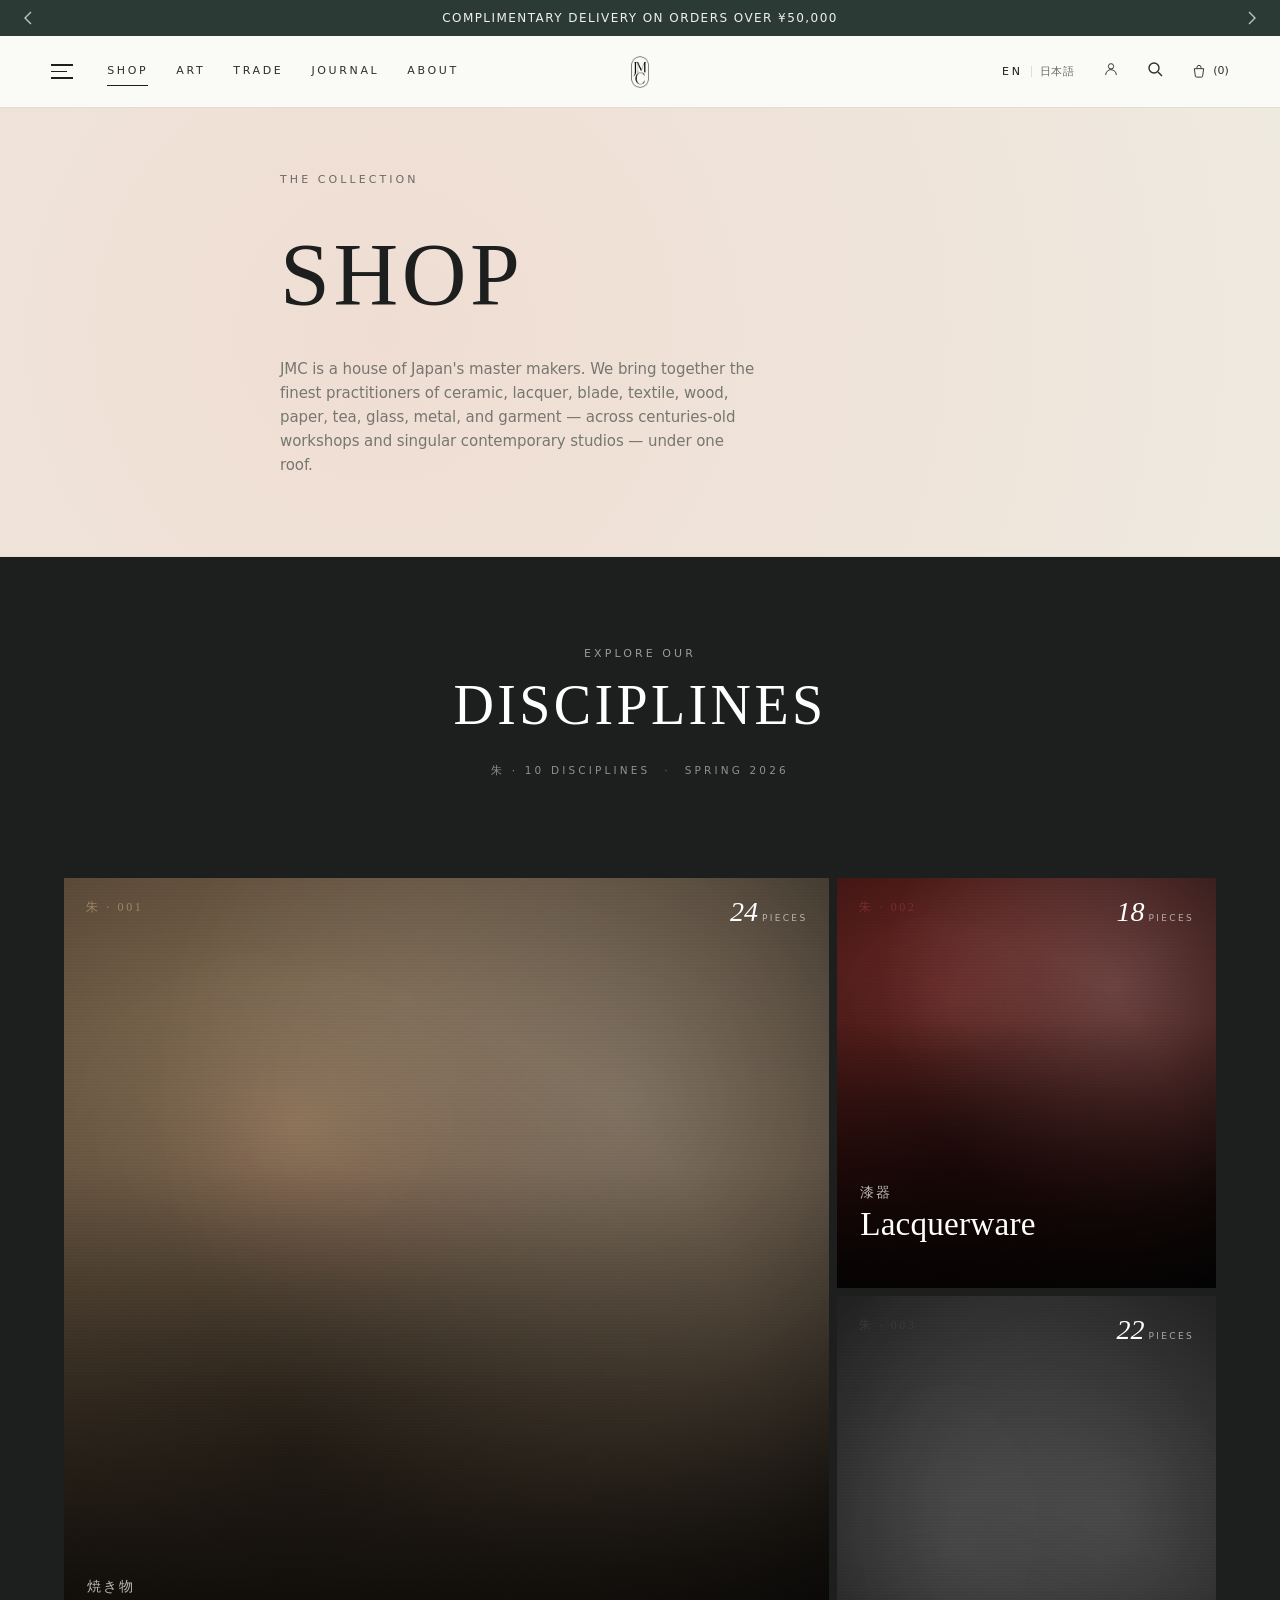
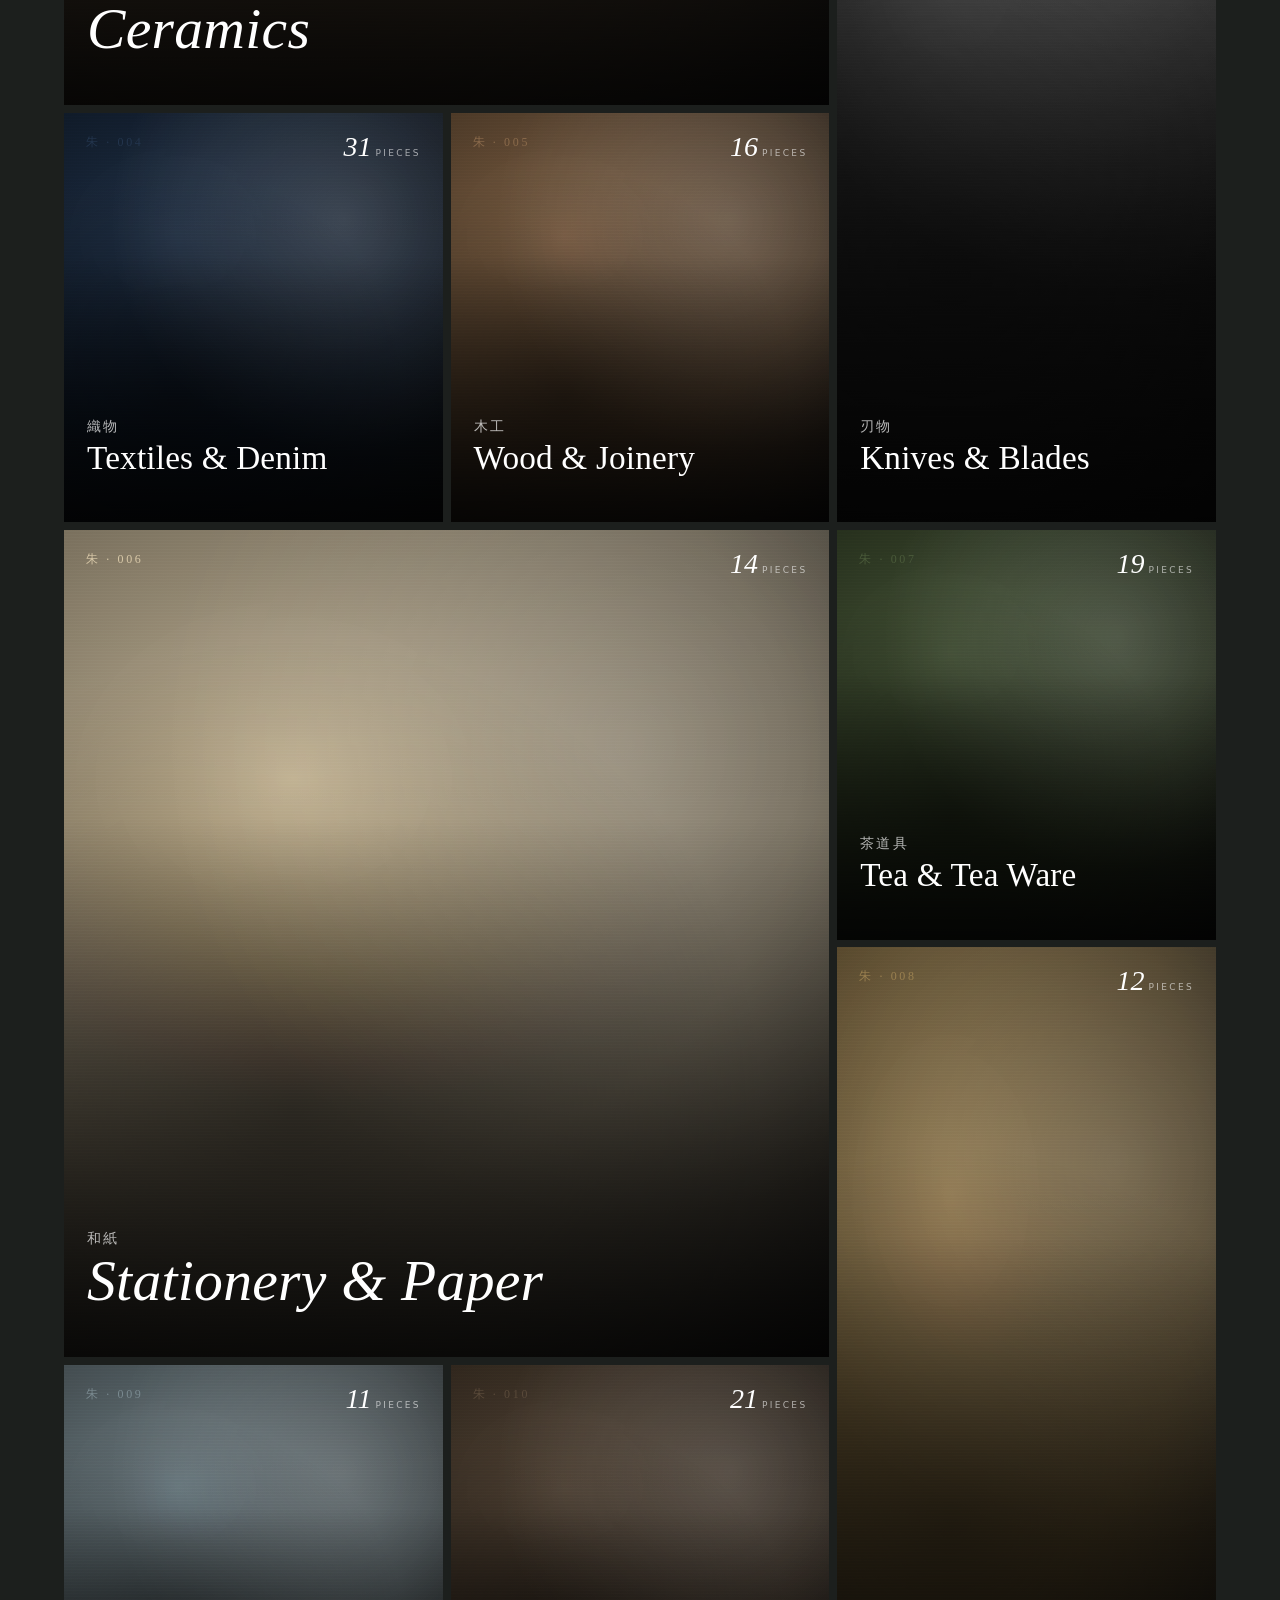
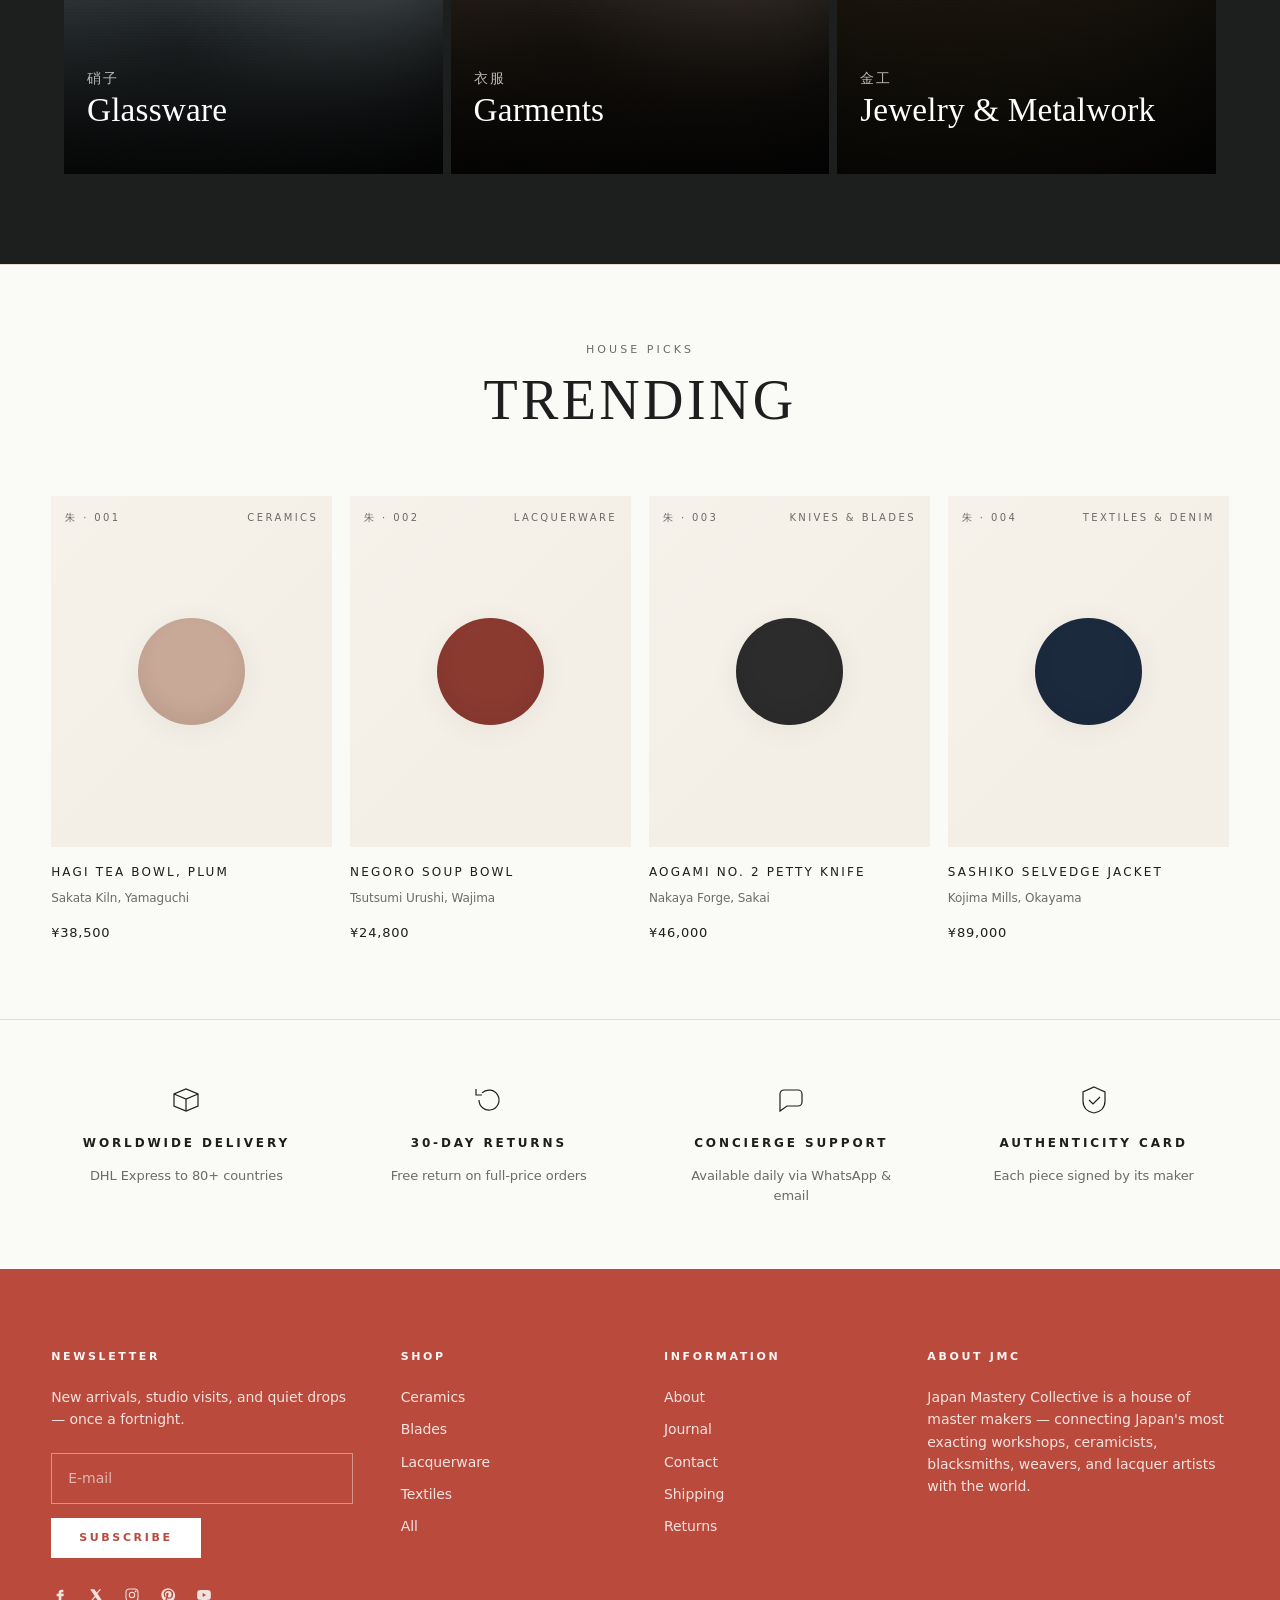
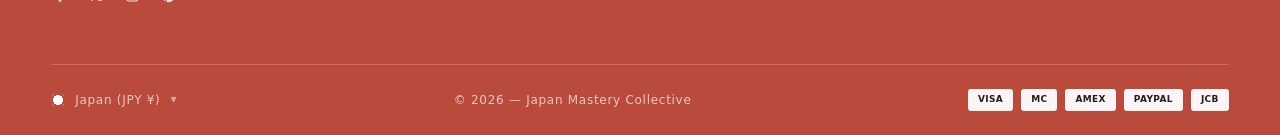
<file: JMC Shop.html>
<!DOCTYPE html>
<html>
<head>
  <meta charset="utf-8">
  <title>JMC — Shop</title>
  <style>
    * { margin: 0; padding: 0; box-sizing: border-box; }
    body { background: #0c0c0c; display: flex; align-items: center; justify-content: center; min-height: 100vh; font-family: -apple-system, BlinkMacSystemFont, sans-serif; }
    #__bundler_loading { position: fixed; bottom: 20px; right: 20px; font: 13px/1.4 -apple-system, BlinkMacSystemFont, sans-serif; color: #666; background: #fff; padding: 8px 14px; border-radius: 8px; box-shadow: 0 1px 4px rgba(0,0,0,0.12); z-index: 10000; }
    #__bundler_thumbnail { position: fixed; inset: 0; width: 100%; height: 100%; display: flex; align-items: center; justify-content: center; background: #0c0c0c; z-index: 9999; }
    #__bundler_thumbnail svg { width: 100%; height: 100%; object-fit: contain; }
    #__bundler_placeholder { color: #999; font-size: 14px; }
  </style>
  <noscript>
    <style>#__bundler_loading { display: none; }</style>
    <div style="position:fixed;bottom:12px;left:12px;font:13px/1.4 -apple-system,BlinkMacSystemFont,sans-serif;color:#999;background:rgba(255,255,255,0.9);padding:6px 12px;border-radius:6px;box-shadow:0 1px 4px rgba(0,0,0,0.08);z-index:10000;">
      This page requires JavaScript to display.
    </div>
  </noscript>
</head>
<body>
  <div id="__bundler_thumbnail">
    <svg viewBox="0 0 1200 800" xmlns="http://www.w3.org/2000/svg">
      <rect width="1200" height="800" fill="#0c0c0c"></rect>
      <g transform="translate(600,400)">
        <circle r="180" fill="#b94a3c"></circle>
        <text x="0" y="38" text-anchor="middle" font-family="serif" font-size="200" fill="#fff8ec">朱</text>
      </g>
      <text x="600" y="660" text-anchor="middle" font-family="serif" font-style="italic" font-size="56" fill="#fff8ec">JMC — Shop</text>
    </svg>
  </div>
  <div id="__bundler_loading">Unpacking...</div>

  <script>
    
document.addEventListener('DOMContentLoaded', async function() {
  const loading = document.getElementById('__bundler_loading');
  function setStatus(msg) { if (loading) loading.textContent = msg; }

  // Error sink persists across replaceWith since it's on window, not the DOM.
  window.addEventListener('error', function(e) {
    var p = document.body || document.documentElement;
    var d = document.getElementById('__bundler_err') || p.appendChild(document.createElement('div'));
    d.id = '__bundler_err';
    d.style.cssText = 'position:fixed;bottom:12px;left:12px;right:12px;font:12px/1.4 ui-monospace,monospace;background:#2a1215;color:#ff8a80;padding:10px 14px;border-radius:8px;border:1px solid #5c2b2e;z-index:99999;white-space:pre-wrap;max-height:40vh;overflow:auto';
    d.textContent = (d.textContent ? d.textContent + String.fromCharCode(10) : '') +
      '[bundle] ' + (e.message || e.type) +
      (e.filename ? ' (' + e.filename.slice(0, 60) + ':' + e.lineno + ')' : '');
  }, true);

  try {
    const manifestEl = document.querySelector('script[type="__bundler/manifest"]');
    const templateEl = document.querySelector('script[type="__bundler/template"]');
    if (!manifestEl || !templateEl) {
      setStatus('Error: missing bundle data');
      console.error('[bundler] Missing script tags — manifestEl:', !!manifestEl, 'templateEl:', !!templateEl);
      return;
    }

    const manifest = JSON.parse(manifestEl.textContent);
    let template = JSON.parse(templateEl.textContent);

    const uuids = Object.keys(manifest);
    setStatus('Unpacking ' + uuids.length + ' assets...');

    const blobUrls = {};
    await Promise.all(uuids.map(async (uuid) => {
      const entry = manifest[uuid];
      try {
        const binaryStr = atob(entry.data);
        const bytes = new Uint8Array(binaryStr.length);
        for (let i = 0; i < binaryStr.length; i++) bytes[i] = binaryStr.charCodeAt(i);

        let finalBytes = bytes;
        if (entry.compressed) {
          if (typeof DecompressionStream !== 'undefined') {
            const ds = new DecompressionStream('gzip');
            const writer = ds.writable.getWriter();
            const reader = ds.readable.getReader();
            writer.write(bytes);
            writer.close();
            const chunks = [];
            let totalLen = 0;
            while (true) {
              const { done, value } = await reader.read();
              if (done) break;
              chunks.push(value);
              totalLen += value.length;
            }
            finalBytes = new Uint8Array(totalLen);
            let offset = 0;
            for (const chunk of chunks) { finalBytes.set(chunk, offset); offset += chunk.length; }
          } else {
            console.warn('DecompressionStream not available, asset ' + uuid + ' may not render');
          }
        }

        blobUrls[uuid] = URL.createObjectURL(new Blob([finalBytes], { type: entry.mime }));
      } catch (err) {
        console.error('Failed to decode asset ' + uuid + ':', err);
        blobUrls[uuid] = URL.createObjectURL(new Blob([], { type: entry.mime }));
      }
    }));

    const extResEl = document.querySelector('script[type="__bundler/ext_resources"]');
    const extResources = extResEl ? JSON.parse(extResEl.textContent) : [];
    const resourceMap = {};
    for (const entry of extResources) {
      if (blobUrls[entry.uuid]) resourceMap[entry.id] = blobUrls[entry.uuid];
    }

    setStatus('Rendering...');
    for (const uuid of uuids) template = template.split(uuid).join(blobUrls[uuid]);

    // Strip integrity + crossorigin — blob URLs from a file:// document inherit
    // a null origin, so crossorigin forces a CORS fetch that SRI then rejects.
    // The manifest bytes are ours; SRI protects against CDN compromise, not this.
    template = template.replace(/\s+integrity="[^"]*"/gi, '').replace(/\s+crossorigin="[^"]*"/gi, '');

    const resourceScript = '<script>window.__resources = ' +
      JSON.stringify(resourceMap).split('</' + 'script>').join('<\\/' + 'script>') +
      ';</' + 'script>';
    // Inject after <head> so the DOCTYPE stays first; prepending the script
    // would push the parser into quirks mode. DOMParser always emits a <head>
    // (synthesizing one if the source HTML omitted it) but may carry
    // attributes through, so match the full opening tag. slice() rather than
    // replace() keeps us clear of $-pattern substitution in resourceScript.
    const headOpen = template.match(/<head[^>]*>/i);
    if (headOpen) {
      const i = headOpen.index + headOpen[0].length;
      template = template.slice(0, i) + resourceScript + template.slice(i);
    }

    // Parse the template and swap the root element. Scripts inserted via
    // DOMParser/replaceWith are inert per spec — re-create each with
    // createElement so they execute, awaiting onload for src scripts to
    // preserve ordering (React before ReactDOM before Babel before text/babel).
    const doc = new DOMParser().parseFromString(template, 'text/html');
    document.documentElement.replaceWith(doc.documentElement);
    const dead = Array.from(document.scripts);
    for (const old of dead) {
      const s = document.createElement('script');
      for (const a of old.attributes) s.setAttribute(a.name, a.value);
      s.textContent = old.textContent;
      // text/babel scripts with a src: fetch and inline. transformScriptTags
      // does XHR against the src, but blob:null/ from a file:// origin is
      // silently dropped. Inlining makes it a plain inline babel script,
      // which transformScriptTags handles unconditionally.
      if ((s.type === 'text/babel' || s.type === 'text/jsx') && s.src) {
        const r = await fetch(s.src);
        s.textContent = await r.text();
        s.removeAttribute('src');
      }
      const p = s.src ? new Promise(function(r) { s.onload = s.onerror = r; }) : null;
      old.replaceWith(s);
      if (p) await p;
    }
    // Babel standalone auto-transforms type=text/babel on DOMContentLoaded,
    // which fired before we swapped the document. Trigger manually if present.
    if (window.Babel && typeof window.Babel.transformScriptTags === 'function') {
      window.Babel.transformScriptTags();
    }
  } catch (err) {
    setStatus('Error unpacking: ' + err.message);
    console.error('Bundle unpack error:', err);
  }
});

  </script>

  <script type="__bundler/manifest">
{"18771526-1e3e-4c64-bb2c-a795c92f2219":{"mime":"text/javascript","compressed":true,"data":"H4sIAAAAAAAAE606+3PbNtK/66+gOR0dUcGMZDd3N6QRNXGU1m0ePjtpr9Xn0SxBUGREkQofthWJ//vNAnxANt3L3Hw/JAKBfWAXi8U+/Oz77wfG98aPccRFkgvjSgAvcCbDgb3JUr/kRZQm9jpK7M/5wJDw5+lmm0XLsDAsTow3wIWXpitqXCTcNiDxjajIDQiCKI6gELldo30Mo9zI0zLjwuCpL4woN2rOvlEmvsiMIhTGu4uPzbQRpCWSS3ABSby9OJ+9v54ZQRSLetrI0rQw/CgTvEizrZEGRqExKjIhcAPPBlZQJlIYi+z+VubCyIss4sXf3G6B03uyM1Pvs+CFyRgrthuRBoa436RZkQ+HJu4yiBLhm0ft6jr1y1hM760ajDhmQ1CjofCGQ/Vrw9qfqqE1N2tE84beE8fijO/3uYgDem9xWx4J21WEVMRCwWi3W7Jrxsa9BWQXBVZSxjFjDPb7Roxuo0AyUZRZYiCQC+y34RDmv93s9zA3f/wxKkQGRZqZN64C65MCpuAgdtUyvrOAelSQHe4NLWaTM3DlB0+TQtwXzFOfmQhy9rsalxsfCpExsd//u6P1h0V23dev/4+U/[base64]/Myy0RSVN2BpYAnRnZP0bPxRxL1JFHAY6kJgzKWhjzYalBVg5b8O7wutZk/uu4wHCpLYFItDW/G2Lbb4AaQBKrdYzuTmY7JxiY1HRycmFVzh74zR7i1TQxcWM/mzLl5tuxucLsJw5vDTUU68u918f/LFtUI0PamG7BMZIl26Hh2kV4XWZQsrdO/a8RfqZtF19RXIvCWLtqb5uUYQ2dkemkaC5COgBNQ9wXxQnY0cTWvQ0J2NFbGmd9FBQ/RR3HIhWHmch+mo76Scu2JzHQkvJcJWLlqoZbUqdE77dd0torAF5CoFdpu2Li1kAH1mW+FhAIzcbPrqWmbo8F7K6Rj4qwpB8snU0sw06S11oZDS7DuiHyg5nfDZyYZmc9MQl9ZvtSUafYdGlSEOIqOPxxa7yxf3mqWguVTMbKOfDyH/T4cDkMc4Y2Rp2SaDh6T/CBP8B4BIdSzN2UeWj4hdOKGbOyuNcGc9ch0TNQ/R2MkjR+I2diNz6D2IW48GpEdZzCPb1zlJtaj9xanMXHDEXtlcSlhQH1SNW4lYPie0L4XIJBsgAXKwQGhyO7I4gzsRNwXFiG2nybCJZxx+xbiUtCW42hE6AOerSvTjJyTIszSO8NjtfUCobMsSzPL/[base64]/f0CqHbEJbekxr6L/I5WTAyrEPQQcDq0OdDDWYUlVv6Md1UavDVDzyLnK9jrxO419UE4Z9YM+o75foO6oR1xw8G644zPhNn5VHE9evHgxoT6DOb/Buzo+e41OhRCcYB6FubhhPhWMq6sgvaEB2lu40Q5WaUpxnqKJODAf33Sws/pMdbiDsK8+3Pn4hqIMm3RjEdyWwFiG7HCBiVoSJcIYN1+ToivmozwuP1vVMobs5HuLjybkeEJjBvPwhgYsHE3oksE8UCK/eG3FVBASnPnDIX4taUymltTAkiIYE5SzgDhqLqZIR86FnYfQsEWtPh35gfqam6C9+q+780N3ladZcZH44v7Y68bNRcHYjk+5A3bkH3t25Hc6vkQdN/rx2MbKiFu/xp6rR+HqFnrAV2SGQI0gnp0XkBUfo7U4YyDXqLYF5tnifhNlgNwQiH6wvlCPaAK6iq1mJP/CTX3F9xi3h1o/Kkkb07KN9YWQkh2N6ZV1rSjterY/HH60/kW1/R2DzuRaKbBENl+HQwv5UQHWS0JfsuMJcd/ge670u3KLbLu7xHuBukrkFhpGyXBoHVnJAzlfeGS/h+HwKACLkNq+1ixp1Sijk55HaU12HZAKTwYrltibLEqzqNi+FbdCmb7P1o/[base64]/61utU1ST0vneLaXYHmb/IRGASuu3dZJlvsBhiEvq1b30t1qlJ6Mu+tRi+bk1Cf2uWmiSf/pvtovxdWiaF8J3HAcTRpKIi+VKKUrxJMy4+yaxaA6Qe5WTXAl2pEPa6eAxF1xrctSiehKloDKyOwCDPo2VCf2e7yr1DHRcp3kY7yqXJnKfrTZqIpHi4ntf0mUZ/oGKMnnrIcNjd96PHuRWQA/NuaEsbd4wCViLHuK4OJNPAwMhCGLeQReDFIsfgUJUjjBTjw65mEkY8NJSm/5oE3g29rGE/0KOqCKEO2+2Z5FAlQXd+TD/oPrLaWTeUTQ0fSf/RkWYaG+lcC/artpqIO+MPV96AvMhKrM6xX90YrIJqiMQt7Ci/LDPx4GSbhwRUVcOOcvlLoTWSTsbD4gp9y3Z1RUEVq+jAA7bDYsHRWFYLjsZ0scASWz2SpUL0lNQH9uz/no2eLenyIZFf2K7IIMkj1KCacw/zltqANiIL0mwNCRe6hfUC2El6p965V8C0eSn7LdOccO3bXwGiWKSq2udkDew1FIKeA1vXq24farN4fA6VdLhfMJvI8L/XwCa0fVxO5eNC8Zmn8on/DKxPjlzI5yoti2k3lJqhoh+DxwKyBkf/UFgJsN4Say6Ki/Va+FhOnuofEs3txUngNlqirxsOB221rp20cx4Kv4yjZDkc/uWyHeUXyaYsLkXiS+hvALK9KPGtPkBV6fsZlfqTUjcGTjQC9pyGgMNP+sl1ccRPykpAhikhMKgj+aOxjLM89pN1NKZA2lDBm15YxLE0VrXNSO7VU6FUAjJgudB3kYD1iVRdpt6n7nciz2EpzkNIEhGTXSHv/+Gs3PIMmHq3T1z1O7HTZK3g2Cf3gPEME5S8qKlYuhAHcJ/B+kTHpHILtlNuRN3c11G+gYKHInOWdKCvfFCVR6rPvULQ8zQJoqXzC71WZyYyZ7dYSFezWCgrLZO8QO+8aM3wso4znUm3+CkX2as45asoWbbrJ936e7zpcbtyqpH1447i827+bXrXTv/QTWdl8ntUhO2S/rSSXVNIq+tnE1U/O1E/p+rnB/Xz3FG5RZ0IO8BOqyaWX2HpPdu29QWrM7QV41XVbQeLQAcRRb2D1RM7UGZ86h7y9thK4+3pvOFp3vU9E+d1uO4chAEYsajcXYb6j/w2b4uqfIpdGNsXMWwpZ0258gB0fManYsQdQRzOhPtIzyrbOJ7o5c0Tx2cnzw8qns8dn03G/zj9xw+Tf56c6is/4MrshweK8dnz2WnlMz7yXWC7yHdew2hEmwTF8ehB0uMAbdMKh9PDxMfxaZt0OseTyuUvxNTSEmPG6Qcro0BondGqxAfkKMNi59eppeV/zlfMKTCb4ceCEEznNWK+zGOB0HK/f7PfW206StryFGiHyfEdjHuOkuzgMNnTkO4y2PSiKDMbrBpOmvd4ys5s2GzibR0INf2TB7ansV6KxpFcHpzA44d4pZtsmJax/0ckYt8JQLvV4ksp8uISoqTQSegKSpMiSkoxuxe8lEGJBvdIxxriBsq8H+tQnDdRlheNNt+nvuiRRaa7dCkKo/[base64]/aGfv9/KaiaRIf4mE1CVtmhwmRyt4boW3Ewla54Jjyy8I4F3hCYORRsozrPy8w6pReFci1OjgoHbYJwJ3L7Td1Bs9ycLl9WefirJRfZSY66F9dbl/LdP5d6gtWIMR1nTmzLX4tFtez86vZx8XF+4+zq/cv314vXn9YvP/wcfHperb4cLX448Onxe8Xb98uXs0Wby6uZq/ZoHC5jf33FRLgcZqImdo9e3imB733tkEKfRrT6dTJ5MdQGM3JG+syR5NuWxq1wqjhlYVsPWwgxz+ZMEcwMlGB6lGLwdpVtG5+Elm0XYktXTHVGw1Z0wjVW927Ry3ulRrRkLV9WeI+anf7Xbsbyal+LHZLZT520EmuW9uPV2RdMMDikN4wD/ob5jhtCSz2tsr15sGNFrzH03ge3Dg4SyrV6Hq6nx4Q0bXAudZPD8guZgPVSA9U6VIV8Mbu8ixwl6MRiedLvaG+xIa6Ri2u/nvT2pdp6KpuWIumVR3KK8AzAYU4r//G4eDdYx3RO6CL+nx+wy6b8+D7BCeKMBPgn0sfMqaXda1KhbHnaZKX6+ZrUZ+MoqWmlnHqQfwe1qJOd8FuSGgbuUXGarMOVO1tthv6DDqhmtvzZzvzBuSf7bDHHu7POovCrYDsP2FVAToX19K4EsHjdPcwe0fgutZ2AA2P/8TgHuhA9fQc5ZKi/DfsMjZ7f+dyWVf7SyIvgS42sI1T8J1d3XJyjie0bio5UNFFlESFkykeWMRjh5H7Q5JfoflbCp6uN5AJp7sJqhXkSVIq3msrFQ+oeuwXuytjuPoHFtMw/tED7IN1Rb99AVvHWOZtxN0rg7FsPIkOKiGqGr3H2HtxFZwFDeJr4ZVLabMPOLfrgcgy4T8E6Sd/AC2ZDCSVWRAIXnyDbApQl+zC76nEHOBc+FYLvN5gfTa6FT9D4sfi0SvTi/8AqYZtSCa5yJDEN8vwAEMX5i1s07L4Zko6uE7m3VPGfoiOYDralfBLLrJvUkoNe6iL/pv/EDHQDv5hMbkfR5ViW5u83iZ8dl+ILIH4ukizbzvGR1iHe++70P2EOkhlV7ciyxHNnPzTPrUnZkXcQUUs4g7+A4hKO9r/KQAA"},"089f6e83-c335-45e8-885a-a831066830f6":{"mime":"text/javascript","compressed":true,"data":"H4sIAAAAAAAAE9S9+3PbRrIw+jv/Cok3Fx+wGtGkXpYBT3gc2dk4sZ3Edl6ro0oNBgOAIglSICRZFrl/+63ueYOQ4t0956u6VS6LGAzm2dPT737yt7/1dv6281+zCRfVSuy8F4w3UFLDj/1sMR8s60V2zZvJohrMJ9XgctXbwW/OFsu7elKUzU7Io51vGRfpYjElO68rPthhVbYzaVY7LM8nswlrxGqgPvtYTlY7q8V1zcUOX2RiZ7LaUb1nO9dVJuqdphQ7b19/1MU7+eIamqvgBTTx5vXZq3cfXu3kk5lQxTv1YtHsZJNa8GZR3+0s8p3G6aiphYABPOmF+XWFkwmj+yd/6+28XWSiriaf653DwXAwXNZiJzy7XjWL+c4315NZFu2sYSy9vz3p/Z/rldhZNfWEN/8nse38TD6n0X1/kV4K3vQppc3dUizyHfFpuaibVRD0YVb5pBJZf9e8nS+y65kYf05DVY/U4up6Uouwj0vfj6K4r/twWpUtBYH8O2DzbCx/hud91VKfqCYuYGRx+DP9eb1eiVlOPqfhzwPc4pc/vqX3G6KeomgThbBepDUr/bgzD1l0ny/q8IbVOyntl02zXMVPnmBHl6vBoi6eZAu+eiLqelHvZwK2th6UzXw2nlQ3rJ6wqqH9PUY4HSX8OauL67momtVgJqqiKRO+txele7QfsLpYnV/Q/p6ooI1f3r8+W8yXi0pUTWi+OucXUVKL5rqu+m8n1SSfiEzC7g4OYOf/6e+xvX6yczNZTZqd/l6619/JFxK08uvZbGcuVitWiJ1FvQPbCuXVotqf68YycbMjqptJvaigR/wYP8T2VwjgLMsmsDpstlOK2TK/nu3csrqaVMVq0N/07OKlISNpdP9C/k3g717/jC2b61r0SRptTFVV5f6r9Jxd0DSBJWd0mLDnqV4ptrcX8WLAsiyESs7H6SXs0iQP/5ENOJvNwqwgLIrkOu0OE+eNcN+M4A2/HDRi1YSmeCcrYAy7w0ToH7q+7TK7hPESTjLsuLqezXYp5UEwpJTyAQCt7WV1O2l4GSpITqN7zlZix0J5LJ9Xd/N0MevHZtyyOF0sZoJV/XiSh5k3dN2rLuQDxrlYNqtv5CerhFE2aBZvFreiPmMrEUaDFSCXcEiODRxlrGH7cEJZEPQBYOVDkomcXc+a2Ezezl5sz55S2kvXa+fM27ObrtfOenn78sCE1IqphZTrdahHksqFOTIjo5SqsmNVtjNZvWPvwjSSxSft4vV69HW62d7WP/QoiSA5KaJ7QA7tVaUH0OF6fSj/HGH3smLT1JP0uhHv2FzQrKNwtWRcUCHfzK9XzS8r8VO9WIq6uaNcFi/VMzbCZBmsg+5lxapJM/ksfnn/huayqBbzxY14NV82dx+aelIVtLCT+iqzuwVoTND3g5KtfrytdM9hGo3fn6cXMWyAsxFiPIT/sfc4W693wwNzHqP1ur8ASOml58OLIOj/CA/we73uV/L3CMrf6d+RuAxhGIJkURCEnEIvEcnWawVAYpxehim8UwV8zNTUXuhFDNMoZoOVaJwS0u/v8SiKRXtFx+xceMt5QU3LsHtyZuPdUdzvxzwOUyr87SJZuwQ3kDw+vlColgmn2I0EEhEEu4gexv1+DEMm2difyrsPYQY71TFFHkUOxmNcYTw1EAabIS9ie9UyjdBwVxnNiyBg53lxsV6z8/5//dekETVrFnX/QqOCjnuXjRlChYNtOYJTj+MAbhaTbAdmxUTU1Hf3TVkvbndewWURRsmGMzjHWXTPBA1Tmg1WDePTQVNP5mE0mOPbJ/9dhTt/C1mzE42jJ1EUBAAt63W/r05o/7+r/h4Te8wZhJD3xSQPd9l6zTW27fcTLgBlA6BziuMYLGuxZLX4AF1/rBkXyQPlVM4mgYlM8jCN4D/qUE6t2ZEfcc0HEuXZ0wQw1ywQAvoAfqs+uV+JJn64pU1Etimp9yKfCd4Egfox4Itq1dTXvInuYYhbxWFKzi8iteiVPO0ZrTbbFRk5v4ALWMxWAttK5f3ofAwfMlnqTMj5xJ9Cr/VlGG1sCUBqEGRB0F8henImWUmQsFSWoKposFrOJk0Iux+R3MCOW1pQodDR/oiUNDcPyeg5LYJg+JyWQSDOi4tdSvPz8iKJyv19pC6cGkmxv0/K/X3YbqcuDnu0S2mxXsOfMrrPFjuTPFTVyfDrcr32PoDxTynCK5QParGcMS7C/g5rdipxu9Mn+LMfJWyQTVbLGUO8FATTwaTis+tMrML+c1Ytqrv54nr1dR+w4ZRObUvuS+I1EukrfWe6uS0nMxHaKUabtBZsutls8knFZrO7ezgmI/LQQeDq6IWMsrHXy3rNBhWbi7jfj8aAC6K41+/bk5kjMaYucDZoWKHub3M3w0fyYpe38+jEedN/wz7f9fWbQ/fNh+vVEvgi8/ZZ19s3k1WjawwlZXUg/4zMCBgF/CFR9O4oIkw1OOqoMKgFMGdevc52hvDeJ5r6fYdoyoSHs33sPMnDTuyrK3Vugbw48dutY2W/1OQnU/vwTapH923NCiDy+3JaZ+bFT4u6YTNVLIQprhfAetbqRW5efEDmEFjKftLDd4V9p3dNflRuvcAN28AkthAgiwwcffWVLFOTKIpYA6i/Mv2zRdWIT00/2usPzhbV6npuBlw6H/3JZb1Hvv6pXtxMMvP1RMSSCWQKJJC6dj5P2HodMpr6TaZqq/p9wmgfSetx/9tFfcvq7L3IQ2TYon7slPXNQVYAdykMpNPWfAECiCLX0nEaZxoggT57K+YLNfqPLIZv/1yyu9mCZTj2PyfVpMHLTnM+ImRhGulLgEf3m40DpRaWCzzkejmgu6TXceQPNI3eP2O81CCgj22YfvnWjYb2o39960anehwvRXmX1awRWQv4vbOvzzxrrzazm9kafPjFW4vdPX3gDFok6TM5/pHUaLH/frHQX2ok2v8Ii9DGrJkwzNCphSVKczF2T2/cl4dY7t6BbvLHPF/xWohKt3uwjRLkuT8YmePNF0vdksHjbWxgULiPDVT/x2ZKNeOTqnjL6qnd09hF8aOnPqo/Mij/Acyaavz4wHF9GLPaL7vPxi/MuQANIrtvMfPysbqep6I2AgDZlXqynHTsYwONJ23xI7fOpNg6qfZmH1SLDLmaKAj6k2p5jci3JTIIgrDPS8Gn6eJTX7K8/Zplk0UfeX6HKykdrID9juWHMIX+DZtdiz7hVNHMhWgcDvSlWPF6smxA7GPJVCRNNCWdRiSj/f4eO08vEqT7t7nYB4SOPAi6YIDDIB56tRKNZpexHskpFibdND+wRPd8UeWT4rpm6UzEu0NS+DS/2i8hiWpg3KMN8fgCBsQzzDHJbSXCos0meqxfUQGqxF75wD5s9D1yX4jmV1j/jtFkOITWWzOODVk1iyWcv+mkKtzP2eBP3FJ8J2rawxOTiZloxA7s0WbjgOFPyLC2voHrstUKgpADUpeFIpp2mZUUaWj2PkWQSK1wSTKA6UBPPYwSyQ71+wkLgjBTIMoGCkbH/aa+BhSYs9lK9GM2wOajhNHM3McgnRqH6UAvWcgioPxiV4j0s5wrMOVhJzhmC47i3LH+EUu+M0KE0yVB84lF58ZmA8abyY14NRPQENxQ6SK7Uxd4Gtl6WGwHOVUMtF4mtQh6oq/C+w1AlsIsZ/KtGidRpRJoVFnvxn1SzcWSMuFjHrPBn7c1Wy5F/aFhjRgA7TFhM9XyxtnzaeEOTVLL6cDtEwQofgnJqOzKzGRsftmqqrOE019YqOvjuMfqb8yBM/NGSu/9ocYZUQVy/pwAPVIvZjORxT6mRHzroktZMm4NNfaG4mzSTK1E6myQqhsEKNYzCJakwKE4n6r9VU2o4/ALC1UvgEzlaKy8jwMDrO8kSqmU7qLIKgj68mrAjwHM8Mcu7fFI/QZ8wVE6sGPeYlkQhG6VKME6eLdep/MJ3jkZrJJYiUb1uy1XUxeIRmmbtI39dYXxHKeuBHBRvF3RBRxgsN0PcIXcClGUaBBUax0Eer98sMJ5+kV0d7ddy9mjeSEFs7jMD84HaJLHZ6AFPXY/d83a7lIKYhe5tru40PKIAr8gd0XPRz9rCX2S4hXQfW6x66TH1+vUhQuz0ylKOJxh0nTDqaSfE6SVJVzAM+33ndp26R5HGVutcHdphbO0GqR3kXgB9DxY3FaifqnQbwSUeyR3GUS63rD/Ygliv7oL8u1m3PG9TK1MHgixxRKKVwlKHe9Ter9JrDxsmIjnXKvBBCgMz/tf9ff4ubhA9RTU5HQI6kVXrSjoNuB8BfQTv9A4AH+vBAgHRbaLIurQK6MiIgIld7JczemDft3bHSqJIIcp/sJCHiUp4mIclhw8cwcPO8LOhRoDIJfoHp9Nn7vDRHYotjvcHRoMoKEWxNlQc7ICoidbr8OUQklkagQBXtm2CQfHVlaSbI41qwpRL65Xs7sPonldVaL+7uPbN5Er8JyHz0ZW4KavS+8O7LoleTmZZbWo4r8AK/c+rAr/qsZOEiNI4tG9vMBly0nauixd/O7Msj2bgwjJD85DHknJp4G5dtXDKEp6nPLz4cUmpXyj8COsMh5lTtPNQ5eoXA2EE2cTFt4U/VtqGyOrO5CjEgkVKXzX4CDntuER6aIegmDrzHYcWB7pfrLO0+wi8qW5p9kAZBAoiqiaRKLGh3cZblUJnw6kWgxqO7gqXKGqZiZXN4VmAtEwIX7y5Pb2dnB7iGYJB8Ph8AlUUVzjnDXlI9VHz56dPnnLmhL/e/um3+YqOz959uQT2Dr0N47af6FOlEOySg3Voy3AUo2vCtCfPTYZKvXU+aIWk6L60UgM0/HjzceO8qg29643RGBsNX/uKa/7qoN+zEG3aS4TW2Mo+eKMtxEui4Ig4+fsYhz2+3tppDRfcbrXX35ypOYrBUFwF6yau5kw6J+DpY/URLUb5+bml1YHkyoTn37Mw/7+fj8igtZFyEl6zi9IFiX9fLZguFTq3PDV6lssihKlh7QNExHFgO+pS40uLaaU/08uz9lFEPRCS89KHCTFJ4+h0hZKGR0+BbuM5AuQsIuodX+t1k6GsqltleiDzYJuu//nnwgqk+rheu2Bn8AlsHGGhJsXBF1d46v294B2nTW+smu8P0LsYTe1rwmzDpnUYLJqy/n7rKoWDYNm9z/[base64]/QSkD6sFw+cIBGe7WYJ6Z0dGzejuCBCmL9LqAenpimId4W37GB2OSErMS3N+uSM1vPTtuEhJptF9wenuKPkgRUrJ9HLAlsvZXTi7JMa+0uUgO9u41F9Jwaz5DoCrkGcB/gDYVfQDT7w+pXCkdfM9O42i5CNfr8OPnO4OybWglcefpI4An3DKoCs2YLNG1BVrBB7ZBFRWyLNHKTW/[base64]/cwei6uQgoBetb3dRdMZploBEclJdC2X1AXYtkliCT+UvaXAD7eNjkie4VrmLQl8UIQgJElWe+eVpktN8sJqks0lVbDqXFk61GiQMTgMap4Ba8qSHEKrXpgCDlNIMqJQDKqWEoID7hFORwHdmVqWUFuLLjIqEm5clLc3QYP8KOd9ST7+7+RxbeaD5HPt/qPn2/J8hYYcLYDYQN6h9/odqoQ530XKYbTflABW3d96AX9dAoEg7xDi1cPxNIQkmhOfEORsIkWfwtnWGz/RROdZHeL0+MafZ6BkldcDUCuoWE31mzgrneHhnFc0N9Hq5h9XhGi8N5XvGupVyZ2ywqM4W8/mk+XaSihq032h02PUi/IUTRpTYZXRwSikF1aJcM4UDRwenvrGD5XUQFbCvv/6aavNvaeU4PjyID0f74RVUeFJfrofReuioQLnLqAf7mhg31gUjpdvWzwe+nn/nqKWkP21r8kcnygbANHGo2jjRSu+DU6UMPz6RP45HWi8+PFCVDoZHqtbR8Jmqdjp6puudHJ6qiocHT09UzZPj40NVdXQ4Gj5VlQ9ODkZHqvbxwdHB6anu7Oj0+OmJ7u/[base64]/ikSKCnHGS15WEZxmAe0QNIgR61oycMcbI2RVoHW/inwbSG/KKK4XVcPOLMDVv2mQZBKBQS8D9MADA16oaBZsJ+RnKbBfkrE1zRfr0cn0kIaaZQ8UMARRRaF4JssOAKiJVtTHoxOQNTMBqJqWFXM1AqYviONrfR7pNRIGtAsGT5Pk4jTw9F+AwZPRNDR8+ecZGsKUg+o809tJ7GTOVIahaNanPbIsz0xoJDuHRwP9XHWp1if3f/fndh07/jV4f/gYd0fKZMhe0ZbR7J1ArsP3P6odc72XUeVRm2YQ361D1DWOkBwxsSn5aRGycnHyVwfMveIDp/n6tYrFBDlESkBiAoypWD6m2gJztQoUcMy4NF6jXBcBlkUQT26ugxLbYm9M32uRMA4AjWkNS2jJA/oP0tnZjdGKOIOLNg3C3Rsri289VnMArt4Y2cdndvrJUgLpJjgN578xp8/p6MEh/4bN0cyCMLfOD05skaKjlBA+P5y5xcEFFOHo6+59HTT0oqkZ4yorKkS1xIFf1JrmiYGDIyQ3N9GOiTeNtJhhDSHuBFVg5uYpOa4J2CeQh1+8fryYXQc/DNN/BIKBe3uk1b3ib+HAX40v26Ax34vmFvq4y8oS9tYS90A3nwMevOBNRk+54a7kDPmYD4/ev5cJOm5uKDDJIM/+6OEqb88oP/MHeD6JPz18Ee4Nv557VHqjjPbMWLWLBFBumbn2UXQw907zy7WoCKGjl0R8ytJuQZ0n2noGj1n46PnDD2RQmbvtmg8OoktdjiKHQucb4tOPN3PF/x6NamsiJJfrxbXTT/+lUmhgGS85NusZoWQEhJbMBMMJDG/ddQHk3yxuLH1ZQE0/3tH9eViAo27H+gi+OSSD6QtFThfyPLXWeS1UCwa9Yb74p3ZYrX1ZtrZnmtrwl15R8u5CDTsaGYE4AfXv+EJ6H06W4A6/scqTkm2mGMVsCmMOUFo/XC3asT8WyC444z0nIbinEiJLujL2KQS9So+FxcbY8+M0gCBglFb9HfQEQFXqk6D0/6aZnh22q1qVkUEAeLk1EjVgSBRSEl0IbQbRwpk4Cndgif14a+Mznj4KyP2G2L8OB14UtV/w+q/dVd3wElV/x2r/95d3QMnLTkwG51cou1imJMZDy/RnjHMI2U9bpvTK2Ba7QAxNRiveTJ1mp92NN9T7ZPdYYfX5XeOjeoiDfX++aykNgdLAYG7vqLoo4WMM0EJlNJQ0c9FyC3cwKViIJWmye1lyAbLerKoJ82ddf+O7j9dgmraGBlstLHSoRRcdTDgvrRqMFlZI3O/10OqOPyx14oG09dVvpAemLpv92OfYf/ddQBE5bepae0k7T3ccSSGVsKv1/YOlA/uESbbR4yAhyfx8EHkSd/vpZWPeZv0lBeauN3hrmmv8u4FbcFncJblaoxojw0sOX4eZvjaik+N8brg7v4qvEDcJeNkd5Skg1U5yZtQSzJ3HXrntdFh4HrC7mok6UiC7y7D6P4FuEtpPPIrC4Lf4aADMaTuDm0tQH+TL3/Dl7+1Xv4uX/6OL3/XLy/5IF/Urxgvw9dFlEy9R0ckrbhGd46aHPIBhbwAWywY85B8X4Q/FOTu0nMgrTT8DJ//Ycw87uc8/IPj/kYO8IyS1FZKUjDhkfDyBwe9CfdGAxJctwQlu9Fm46zcXKJIb8HmEg966zSXyA6YPHM+rVnBnIcpWEa7i5d6a5fKSaR0CBNg7gQ4/QNoQPL42OXmoHx9aBvAS+kPBsukxcDO4Uui7wp9X/mvguAPZmDRSs8dV3pJs30mOf17OmhqVq0wzELiPVFjAvyZjsg3wnxuFGufqSD+Jy5t9+I/6fDoCzvsuT06n2CQBq47vrMvPPH3mSzPyFec8IggNZdZs9Gby1AQE00A3EIXSzBdYAWTONzUVF+SNDiCm//5N5fm4gfFLe6sJg0UFswBrxgTI5BznF2GeZTk3mi1FD4I/LFqSbkW4Quabyzt0TFUidNMI3h2Pcsop9f7r5TqitFaAF5keFu6tyGTtyHqKQwIRor61KvCpSJH3pbAbcFVmfrNGJEvc1CvugW1veq/dBE6aqSe1COlj9+BbsepUg1pfPkVqME6dT5vOg2lOKu4sBYQrqaWzxYrYW0j0IVsLqprW7S8M7+vjXUDu/7kNZOlM/8Zib3MfVw1rG5swWLpsSFdXIl8lgpX83DDZhPT7lTcZY4eeSrulrVYrZzn66XHjri1scC+X7JVI+zDtV0W8I5q8Sj+iqpCt3FVZJsHMOAlWNWYErRJtg+Tz+bVSgj0GlJP0pRZPTWLa176/WORs9z47K33zWJ2PW/17z9JVfZkUfnFAA+v3R3gEJVHojmvB6fcGYlTer3MmF3gVIAJWzq7NtwfyxtRuwWyirf97muIyiO98vwRI/zoh5KtSv/1crHEc+fP239SEzMqi56FYh/AW9yx+DRp3GfFLduCLfZ47hg2WH75AYZawZT7jcsyP8hXrzh4Z1jgKApr+YSg4rZ4WwoLWDgEb5pY4s1LdejVUmWqnq/a6asQTH1tb/LyMowUpnopWnqit0Xra5bJLl5dthVC74ptJUVLBTE62WyXWOT5ozIWSg26TjNJvjOS0lcQzkTzDMDOUeWhMKl2/sHG/1B2q/E/PBtYkpsQDU5QJw4xPtgF3JTn7AJNjBIpTeX7Us2Y0VGSYfiC9JzvZ7Jqvp9dJBlUNuOjQoU0YmT0PBuP9rWTkkNj8czV60/F3RmYDMH5r+EXTICNlWJTFpGhJAdHh8ZcYXQYRTEYU4zUO1lmrMcOnoOgRNpAjJkrVc0y423nMh8/FbbYYYan6D5qA52EaSsa0Z8YewyDA6mAQH9Kxul1tWp0aCGMF6QCEDnMmI4XJD+ghXxS1/[base64]/GWyUhxPLoGq68br+5TtOZHK9bAA4V5OH9wCEvRb2arLz13pDJ6idZDLLALNvYY+2Ich2bnK1pGVOgQoD/[base64]/FkHwoVB2Vu0LDydgZ/C9tTH5ThuntIcvBd67fxdBoDYerga4Gkma0VeC/kNyIeS7FOyVlCnNlvG1oqY9O9PtpdgN0wFv6tkP4g7c/NisUb/momE/iDt0/lMVQFAtKyj+Cy6rIBg9l7+0EMecCShEo15/pWV8uEFeL+Zn6rYzVVzTHE30PbC7vxRB0J9iALh0MFtwNpNurbHcmr/YiF/dqATgj6MDEbi//TAEGnSN/Wk63t394fJcWqpexJ71aTreHXqH+40OEbn72nEkZ7S/gNBi2igb7jrtk52k6EimHwe8FqzRRuNhP5vc9COS+mHaGEQgRYs8eEc7404A+unAc78Vls+/LoC7T6nIILbdojqTBHzkyGxl/Dxxu/OdCG0NonkaJUgA2QeT2o17vEFiTmaIb0HVkm5cieBbXKHfYRg9l3jKHeLptRY3XKIOZltd8s4eMD0U6ogTnPn+AdTPAlxRFhyRk5b39heVjtinJ/OPIiJLThcqYqBt5B/abE1Romix5sb7C4I8C5faTwb00clvRZiSJdiGoV9BlNwW4dtL0MA7hPCllgsb5hzJuhBGTRacQguUkwWH4IB/MXSIZ6uRtqQcoRWHDnTWrM2EKsNqedPYB7wQ3IWVs3SuLHcfUC7Rqu3Kt987lc3p6kFXHVvY+vbDpefrxRS5jDYH6/XoCRSMnkDATSZlOCDKccDgipu+rxn+9MKDdgQ1NNEiO2MepuZ1ao+5lFar+BlTcbcC6VjmFUjxlxZyo62qh0+VNiUD5bn1xc20LFxQfp7JqCQ60mxKIATTLszqXFwQ0LzbwLMduoivCm06kSBGzCf1qjlDQ8sILnDnefvcsdJV2GNTCXBamorPUDWv5XfGyQWMiNked/k1PTUwyGdojZJ9bdbyHj6MOVnkOYQtSffZBqJjbFgsB6464YNKfGo+SHNPUAh5BdojYAPl1sdmw1X0xQ1OwBOCpqUPZUGQjplG8ywIWq47u6M4lYWpLZRtOB1GcV+JHVea6NHPMsgo3HysFtpL/Cd1C453d8MHX0IMmtEJxAPxrh9ehtYshlHpsURS+jMPoyTdmYAoqeKS1gY3s9ff1myuL5tERnuUe9vl+8Xl1v2GreJlDJ0OylrkNgAnV34XPALyyftESoalxLqHgwI1oPKN32zj7tfi3729dwA5OFc4PGHQLmlrLKNlrASreekVNWLmPV/X/vOSrVa3izqzhVHLHwXcODG+C9ZQ03+VTdAgx0FoHx1+A3YNPC4GiL9FBvuB9mIGTb8H/[base64]/iZd3uOedw6Gsn3QtMf36fr9feAFX7mIfrUZfT7tOuoytOeReOM3iOwx1nr6BJRZW7hqyrbgNNemLVRTdbGM9tnM2odRJLR3r2F8jhzQJ64YG7eyEdi4DzOLMwTB851uXzaRKTmQXDFwxrO3Hod1hzPpsjCHwRwOXJQ/YgMn2euqt1yOaqGXkXF5cC+tbic1OFysg2cKCXw/D71rCCKzCWb7jcJP28Fv7sAXal3kfHz/m8inU6a/h67oP1b9TuFF28Xn2XpHH6kHZ6JZaY4ljcg+NZENT4g9fhD6hRrvhQLCZeH4LFwAEGAr0XpNYxnpINo/[base64]/ucG0vNHgv5qH7XDLaPXgoBT6gidUtGWz/GW/MaLSnP+Vlwk5oaWISawEM/vB7DmU9u11//zzxQFx/0E42VI/FiWYM9DDjDQMsc0H5l7Vt8JHwqH6DefrelRlJRwkTOSeSlFVtrEaZedT7ILCDI0yTBeEi+MjZBrWLTFfSsT1F8ucZTAxL6DUPwo9SPyJ0A1WAvKg/qsFUIgbgWaMg6w63UKgwEJkxoUtLc1AOjK9/0vyw571DcojdG+KIJ+vnTthI9iQV/oEi2WE7T3DbBcYpBOqizUiBTOqImCv/sjkt5Wly7Xw1GZqgKpMpWhmEJUByTZ2EQZg1AKLMtQRPJGwSjmgbhXNqUQKRMI+MmNiMUGOK/O6hBm8Qsa/[base64]/1zqW1+5lTZbSRTOlPYrsOqnvmVFp/bNd51JTEqa0F+tJOaZKHB0jOyvAOrSn8lX1TtzHRljVHy/roMeMOz/ZqSiflljPGI7ZV/5klygPWWVP6m79hX2p55C6Da4o0pb97DV6WstJU/Z2V8ZT+4VWZQ9E//GFoc5YpZVPvhTJdmdLUL3/Ahk2pqKa0x6f/vmPJv2UW9i+b8DjmZFNalRs4pDNLJpIl3Z1BdhG5NHANk1s6G2vcMy5t3jHU18VlMtPMLbT1gmak0ajqBUjc6AvE4m9p44SZAdTUAJ4yF8HbIAgb+lbbod8GQfiW5jx8QW61cfrbIJhJ9qSB8rekiSLpNbtUCPwFfaFR2PD5zDI/JRJP07Akc63REREpPF6ndHidGWh0NvbuehpF9yy+L6lz3JTk3F1jFPcnU2oPaauSKsGbKQgg2N5nMAOYY/SKGdh3flSRmTgqFnVoJdDupOE8Wq/n59+zC4sn4cZZr0sgb4XltcVYxCGU+NE5x6XPyGr0L4WXsQr/BE3iXdw5qmahZW1TmpE5nY9xYAgLeu/mQRAuwXZ2HpH5LqXL9foYiuV+n+ifUTR3TFOnkjCeS5oB6O55dD8D9PWW6jg7bxD5JLfUD7yTvFAr3kdVR2uxt/eIRTNalQTb/Um+ki2TW6dItk1eUP15P1mqIMrTcRm/TsNplDSqpDeXRfMokbA2C9+SF3t9iS7JFAEuKTX7vExKf2lpk7yVBkOLNBQRReFlOFNN3UJTEjWTuYTdmW6qIbNWU0vyls6iZEnf4koGwTxK4/[base64]/u54z+dIkI8obRHy9xsqE7Ji+jwPTxjALlVpxsNRzAMYz+fInzmDP5OGdo1B9F978VYUHmTAKp1irdsCC4gSqljHroq17DG0ZLPyJnBPUHNoZ3EDghsOVAMER0SXQ5KVV00s0Na+/Lgy6nci1vWOQoIm62NRHfp/SGkR9Abl3zba9Rx/yH0x8E/T59wBFVXrrfYxg2nxbYMnFvUWqGvPoeo7MlGYCjXWJNhLTNpSGZ4zRyq3STwaY5vMNZClv7dwFH/RG7IkVAIUWPRhtn9p2UpCb6NHZbrWx99arKHvlG22pvffaLfKG/3GRMay3xwHyXjtFoCK0jO/uMYk+BHwQHB1KqrOzAur6TM4ySDADYMbzhyvAmCMLvQL/V8RGwqmy8PQzA1CwIvkPb1hTNm6I4/AejgrwStPdFlr1gADWMInLDQIibkYyB7PbG8ZPKGN4EV2WYgdfqQyRMxhwa5oZtIsLScSZt0ChLYxjhe9ebk6Hox1TQ5BRLqZiO0UyNR/[base64]/vZm1xMs6mtC6VeQ32JGWG7aCORwfHXii+KdjMO/ZMXkhpP9AkhGReyOxBJixlh42ECU3s3O5db7dMYx+MBezkTfiLGg9WGMiQw04MlCn6rwmM8bG4blx5lpLKJ+7mvffTuBA0UFqY2IKu2Y1WHaMNkYqHKoLglGrFNloEoX9gT+Iv0n/yVd84/A39zByyGfCUhPgM2mU929/Hm7D/lUrO0P9qbH7t4q/1Otvbg1B6KkklV03YSf3AjCmUXD+GSMQzKtLeHHrgMJuRk5fZikZPZUwAzJwHlqlAEn+lTUK+2jW/xn3/OzX51MVIJh2eo0bDeDYyEk8tbiaL65VecetCPUyYZCpOPQ2BjbDij4ybkXEzMrsJqdUPpnq51UYFQbq3t+kYS3eEzIUbW/T8JbtA2bATts+Nm+To/pWdV0o5sPXrNYdvZRqCrWCVu1QH6ja8FDcnh6tYlNLGQEYGcm4uBEYcmB4SmCFgNWuWBLYJ/vi6Jyt0WiZoD3JGfM+0VhRSCJtLRbL66ufo0P42P01QT2MQpW+xR8MnOreHj/wODz3c9547jgjs/JpfyJVz7OFSW+NekQmxG1/uRmKF4ddvU8zJokNFfhDnb9MLIv9IycXbdH8/cuIw3mna5G26t5eomqYFq8F1rTjfpX68IMybqjgNgHMMyrZrAtrx1MQz8i7UDOiHP+X9/LpCOJq9VS7Fv1RztpqKDNGOSvXonoUHP3y79ZmyPbrfkBwBPN9BiylxnoOqPL+QyUeoH4f7XxlW+nD97dFQG3dGOMDKNFLhTl25lg50S5tao71ww5Qbpf0kD7/XmwZHbito7QnEF+3dhd+D/v8u/EBcS+LrLeW/E7hcn+yz1lZ3hXHOQN3iTtweadDgtF6GVvMv0Co/Qm8JIa0f2jMYnhLMSLpe939R3ktONBuZnUVGLDDRjjK5vv4+R0A0PbRzoi78nVuveZosU2pWN4E1ZHINP+hCG1PHOZ6PLCrMcytI7AlEk+XgiKL2YwnZEL98qJSRm/BDRG7C7yMiRxnFUAL77m/4LV5nihx/w8ZvGIaVf8N06DaHzENiZY5Ocrf+qyyVrqS7H216qTcsuv8orEfdkKT0c2JNW99Iz8/PdAQeom74eW2WBVYy2WIno1kISmZJPxiN7OaNCnQAIxopy1eh6SYziCAI3zD6hmm/0b1RFJFPZfhSkAxCQSZOXIuUwIBHD2TBvVJo78f0/Kd0b++CVllifi+yZJFRllSZiynvzM5X7HzBoOJblpjf75zfdZrUKWUKVb4FGugdU7jr8ADCq2URRD8M6D9DCO4WJXyPjlTUaFkhjfYQoA6Hz3MdrlDsi//3OOnlEEsTviui/VE0aBbSLyg8PIiS7OuvaZGIfVokbxnEb7Otrfnz52KdJe8YzfeYFHrIOrl6Rd4xFw/9IjQ4SetKXMcgCHHtRhHBBRmRoWvq8auwpvCUwkpGCzDXP9/f/ym9ILjE6vaqussT83GdJlGd0oqd7+8v2AXB5VUfv2Pd5W+7y52gLZ65/[base64]/YRiqNWkHq6b0NRx+npKmFULg35qQWTX0HsRNjG3dzQxByRqce6BAPRIgFEaIoAco75/iID+hvrl8rUAm9kA3mIGo0pi3MiYftmOPphPUvNY+QM5WgTrGbeFkpmMOa2FebtR8BfZECFPiOIQqzzRhYcqlWxp/LMAPpnR4T1WPbPxo+e7o+IC/BHg2WIJKx2R7v9oFWEmglgVbcJLXflBrvOFInS2Ydd7ACLocg/XTUZzMPCy612Sd4Qc0cD0RYwJeaEsL+YYJDorPcJmFKTQdREOyGKT12nkOd1RncDUvBMm2TBele1e/dn3VOeLDw1lCLx0vKTWWcxZy5e6iWIWfAueIR9hnwpGu1pcFPmkQKQZJUnn33ww3OMmnli2BbuSKYPoTojWzPVqUSc++2szkcjp7Chsf3LVmBCQL2pSx4W+gBgtauFdAap3Rb5rHbkn6s15ovd1rYqDOsYgzmjM7YGLuxllhuh25sQJea/BloLfxa3n0A246jpXDoud4tG99Kgu62g6C7sRF4UaiYuzGhurOzsK5cV0y5gf2JinzpASZ/o5edzBbyQLqDw+GzSKMGBxluOuniI5k2TBJFEFEcc2c7kgdHRleLvDutgHqFfwZ/Stnhe5FTJ8wpvnPj0BmxCeTgyM2VzcYqATbwkTH8R9kmSd1Wc+v866SXd9eunTXqSJ7SXbOerQrP0Ag16RBNXWU6q1xPOTuaSBiG4lPeiu0DfTgi/XO5sTvy2wvpA6t2e+d20pQ74Du5c9/f810pB5eLSRX2yU4/2utv+jHzxBtnpRuN5U/[base64]/lyiWtVpJsa80chV/1wAYd6Q2CiBcPWCJLgbFb4leezJdy4dDbAWv7RXbzv/rrzXeUQucXfwEJM6NszFvzeroNeKvU6RvUe/8G6F276a23dXapzizbqe7yzgCkJdWj4a2xOB74zuf2TrURsQ0AKm5zlWl2iwMYqeTqCrt1gBGPkNdRYCTdESKX/eGSjTtLY3cPHxw5Vv7IYn09eNcMLB6MyVw1IACTuY8xUgF3glvgdtlucGitvtQt2y0jqtvRVg2biYthyNltnSVXe8i79tDLcgg8nWJjJf7DnMhZ1L1/jvbF7B9/ZP9gmGicadGdHHVrQ2zFqqviR6YrgmIS94PIxRFAKZqtyPRWcLkVPGpNVc3UHjncErkL/IFdWLrGAJ2rnanVzrpW29xqypEZx4ZAKp2WIB00GEh1rnfmOI3o9c4eXm/dhSZjkDjgMf7VvU6x14z0dHQpuwtf8nmlPtdfq3OS08w/J3rV8jBzNkjoDcrkBmXRg6sz0x3ZPUphgzv36FModJZFLfqvtHGtbI0WpKEFHZIrz6pyFgTN81LLixuQF88k7fF1Mw6vKHyJ/cdXdGZoKGn1XYeCzEh53lyQqeuX8sKwTDM0aL1S7N6GBcHMUCYvXMokhaaipKB5+IIUpDFRgufjir6I54YKe5HM6YtkRq9gHRs0F/FjN3FsibwMgitotImImx5wpkSjzfOeN+kZvQZfPjkVYtcmhBHNcETEGdHMGREs8SxKbIeGnEWOfkYzObfWMl/RZTgjgjTtXq9AgWbA/spdpZmOsK6GcoUA2sT4F3x08vBqa6xXzlivyBx2A/Zh24vPCrpgHgw88zonZRS3FuYkvDGu/JO6eN12nunRMeTuK2kleSjXsancqgqJojVcz6iC7CsD0i9kwS2Y0Er9l13L3dtBtqgErDm5pT1dI7q/smD+gl6pYxHFL+iVB+afEMyvyK204/Mh/ZOBdNi1K/rCgfQrA+mf2pB+JSH9kwfps3FFP8XmjNFPyYx+Sq7oC4B0OQkXxq8ehPErBeP+zM3EbxHU7XRc7wsY1a0HQTCqW2dUt2RGbx+G9iuE9qvo4c6X4RVCffcALODfuot21QL8WwX4txbwHx92T40b9uU/h3ywEMhITsro/i+Zi0byId+kBhxyGHQQhJAA1GdqHrgEnRbNJZh3XIIqkpD0wcNeSEVNqslKeVsqSmMa3UMlzXNNJc8FNZ5SSiul/AB6Ui8ihBERYUW2R+0wLYyarMU2/UfVYsqmXUzZ1MwSjALbTNlZGU4jOTAUPD42Mo+r6lUQs+SBEWIr+szKQD6ypKKm8Y2zh+MwA5K2vQKawi1JLgHS4QUZzSJwzKmzUDYk6+ixeoR8GZHSjhzZm9JtyQYZxCBVmnpR+17JPXdELbCbmdrvKlKerpkUvT/[base64]/dbxVrW19I+1sGaovpCGjY33tRO1ThgsNGCjI9alkzgVQtWBeu4pPxMpRfhkNvtTjStWmivQXssFMjQpMnRkGBPZrtiM3XjFPCOwuN2qkcp3MgtF7ZUgWM6I1RFgPVLZQjNuqL833qSt/adoKg8MhqKneg1lFk3lTpfc4hXhI3GHH+gZ4n9L3Uo/VKY4RuaNkadJxk6KOpUm3dSyvyrZEAKSuOlh8lvRUK2Ks1KWUEwFKVzgWskCqhYhQr0FU5LRAuR7gj9JTyolryXQCoZlO5Ke1XxZstXAAk+HMDFxByo0HVKNJ1AZqr0XiteiDK9QkTpNq5J2ZsloW/jmuORtIX52fr8W1oPcpWwnUH8YtfaLc1m/YSkgXHqnEn7HtslXJapHF98oMQRY666u/RGjZEJHnkDFBDs6JJl1qibw3wiT1xqsy3ntlPW8S5vfWBNQBsyXt2cAue+/[base64]/p6f5+rtn0eRtCvFvNS9OYQgb49bluHWurJPk8m4BHXALYL00fvfKbaGgDqxxm/BUQp3ESAh6MuWfBj8IJYq/LAzygf7pQKJJ3TQWEFgkBg4G96xIdJzSjWdXyCP/k9R+ksq7AUsT7iKf7JFzu3VOc9JTJzNrn8zMnMzER3Qax4P1e+uYW1301oLTNGZq6En7M5fKuc3ad5R/[base64]/+caxLBzFn+iNbteXnVnO4FN0P6efpKAMfNtraz8zp5/0b8njHMaflNnWJ222BYnMn65HB6eyxtDrsu6MtP5p7HUXf3Jul3q9NrHKahOVYk7RUtwdnOzuIAaIH5oshnbJZMJ6uWWYGEMpp0+OSE2FPr2aOq3Hpoj2zsuLuJb0YRmpRHDLjm2s/[base64]/k2IfJjKyId6551vIba3KaeKiOIPSbZFW1z9bIQOFEKeIEgU7eietbcT8Jm3bU/O0dOjqCuTcqH47bvwE5eOJndcOku8YuSWg5+wtclth1F4JmMIjEZxSpESakVQjoDeY3OxWjIufnn/Ol7I+xvcUluR7xhFA8CxGwo8Tgn6Ejot6OTF0kARvYVTuhAy5+hN+EqP3PVb/Cjd6fDlTXjH4f9PLrH3Gmd0nYafuHUP6Uku+DoNXzFbKgkx2aGUFyYqxnSoVo5g/9w1nC+RJbozjeuYFzAigiNyKn/KtLWrYsMdy6R7bZ4pTRe0vW/LRNMh3zDeI3fsNDWmcBwY0cLSejbio9WzG0nr6Jnu1/FsSn271QEkRGKzH+sMzAs1S5A6Zszb7erZKZfDe/VDS5RS685kos1t0MkRDqKEISPzwRFqFYtn8aGaA8MU1XDbqT01lTamDV23p18ljrlXt7r0MvdCykNWtWnuOs1M83N2MfjzdlFPX0OQ2ALi1v0KCZcW1U/1ZM7qO4kXzGfUMSr91TgcG9nJwciz45vlJnWDnvx26mk/ZnMQtEK4gpkZZkgA6zxIG2Zb2LZzned+hvqblObJGWxcC+fKZfboZVWk0HZyZ0R+VFPLNq+E39p4No3nIEfjodbxfwbxn3S0/gzhUZMXME0IqHf8nOZbIifU/IFrzjv6w4Nj67lDst2pq/EzjzZOhc+Q5l7B8w9GNveDvMBu4MKArs5kyy/AG0ra7bdHNuzE1FVuEonBsXrB5fy2K37LTMV7b80k+2/ZIfOIE5aPV/bnNnf2bnzW2tN3lMXv6LuWCO6d44bNQhcWf9AjO3P4AM+mfHvEElUws5CIFh8aUfzOo5mQXnhHU/IDZYn2S9AQtWWpDgv/g5Txt1buh5bYyi7iDw5PaddSlkpe5kqV4N9/Y1U326v6DfcCL3RZT4/h1osd7nGRW5EG7EoCN8dVS77TJhsOR3BMJFP6HqSytcjei+yai9r4wP2AxI6dLxhcbrOT1gJPkkHK7U3ulhLQSAY+0az/xmmVCpon3KdPvfZy3VZGHTY/kUFD5AdERYWrLF83oxViH+TkbtKgN4vQlsPqC8OpYnOlKDoeEobrGVcD+YOUbPWKFSpsVVwNvGci3Ff2wWXqSEZbX43dqjELM6J7k1m0cezXakSz//ERacicjsOSTuk1KUD9YxbiOjnTEugZUtqzDWg1t4U0VRBUuPW2wYJmsWqmTK5hZq1rAoNOo65i6wIBWZllPAr1JMFj2gJS9QUKYrrZDQbsBgN2I4fIGshumHnlBOaVd/EfzOc/hBXII+OBJ/K8NXTCB9lktQTX1wvH/O1/60Ta3oiwh5Hkj5CKoPjeFvMU1CwArhMLc1JoSCQQUthZnAKbgU3N/4VNzS3lZnYThe92p/P2fFWxQoznOcmcVf3e+PI6oUtMGadnapFgxUlP0BRydVCgd7LWpokoyVGX549YEDUVwDRyu67y8E3pxOwGYohFGLAfIyhgdoeKLVflopH2v7kJu/EuCN61UrQDkT2CDdE29cOj0+SMh8/I23YvAgxyVSR/VOY5oPNjG3SOwIcHafKbNDgcQuR0CNEOObH0JeMEO3hnFs3xbz08PUoYvXfmE6dExiHjmySlZ55EUm/tOEwBWa2aV8hSK41Os6iF0tAQ7zuaQrYVfA0KO1CxUV1gOJixWwUEzVKl5+bOc3R6qTQKojxJ3c2gvSz5EQIhBcFPvkLwjZm9MY1ygv5437iqPM+LxukIlbg4BMe1PjUZmJDcBtm/SQxlCG1H9+M0jhoLG6kyDYJPDM06R2TfjaP+s/MNEIadmV1kziIWRtvH0z2HYE7xZfo3ovGP1ee1cFX8DSdbRzpGryw8Uiq4kG6HLqYO4J+BhOIBTMscVHDGLQAweg8CO0ZkVp84Jb1MrJp6cRdzkonlKs7cG/B/EpJtdeVpSJkCafvGBeuO+pBYRqpBiNI2g+sx/shaPXQyD++daGJIk/ur5lCWWzoGhJozjQFYIloQcsbD0Rq+UFjI5oOSFuGupvtsq3W899wkUuqjpJ0fRHNTmnJsUeRJTouB2lBfGTbLw4zAO/CrvW+PvnfG0c0qBxsgbZHxJbPNPRX+Bz8V3jdZeHr4bHhyfEJOiS+Nusq9mmdZCNh9q9rHsl3tiBy06vzSUeeoVefX0maR7GITHCNxyHEFns4OmktxHaONr/S04p/W14YTZl4jHlPvusA7t7KVWJnWIccTX1ScNSFeApXjJqfm+mvpJcpgkafErdVSO77znj61h8CXWuBLdQQFTUY9RC1Z54EUASwl2fnowvpznQ8vktbX9JyRtCvfzx/emP5Xh4Tb9MUD+4cbqwgDEtykAUibdFV7NaCOxV4UuyNizI38vjiQhyBoXq9DTl9C3lZDc3OkucEHy2lp2OVOuJxawPmcfEZ5CA+Co6/5mMdHCcMwNIrKywdNzSoZYjXxnmjvfoOXMQshuU0K2V9NiBlO/LqZA7dfQdrIL8ClV1PfqKLEPL1csW2ZZtt4i1/[base64]/7SZz9JGY/3Q3FhTfUqF1rg7UpPTN8SBoEIFQ/c+LZTSRm+szpi0wHiOLWiCVxaJaWWY9Pq6DjszHrcYw9Jy6GaZnP/OfWM3fM3H3gfMt0vgIZY+M+lXrlNFIGlvadlZNDYDMWWWx8zi+AOT3nF5jgzEFO21iqyR32YyuQBkdRMlrwWZ2MzdQ1TmM5OoDTbSzqHxXPDMTBnu5lmE1cMT1RwT1sgLOHRYlgmLa4hqBl8yXE7W6kSnf8QDnYDpMC4yDpqAaYhdKEOJisfrquxXsIkWY+He9eSS//9Rp+gSIhdpUMYuKjJsA5VAUszHXiXBnqLul0c+hp7DDO6RULczigVED0rPEyjU2sOJL5ja0IROSi9o411EkWjTG+oohinsKVDYEEUpnHtL1fRse1kpeloz/DkrH6G3tqiJq+zBIvjlKiwyTr0HIrEGD9h2ERH6nfERYx77qP84nLZ6nJdHKaKWZoxi3/bTKbvRdcTG4EHjoAkgdfyoyw3S3+8u7Di29f/flIw72/riQ7UEOXttUvIX8tMqPvZUBl3MxQyia0Aa0bkzFvMzfu+RLSK4PyRIX73sIIMmYJ5LtEG9ovh20D2ia6pwbxvAvEbS0E4BwNCrqHBN0Xonkp6smNKvu2XswlkuzaDZCXKbyXg/f3Aw0/tJUP9bVed9UXroBFhoeXKMitvmvd70UnFLyFpMLdUXTEYLsmJAfUEdtJ96i6mu8qDaMHGnhkmI+8BA4Msx4rLPMA/Aq9KcppHq0KOZIY/9p2OVN6OcnU+KytFVzkYNjv8Kvav8GmTYew+Gjyw/dofhmq6C1K2S7FypnJSq1IpBwE9/3/rlCsuVNA7HTWTKpiZ9WAxdVOfy8fzMVqxQqx14OI6Hv5AF+pO/peiisZWS2uaw6SIPmhINmkEKst2+ib3JcEtr9XIiBtX70LjKssdNrbhdAC7ZZvc7sgfFGtFjMxECisTXUqEzll/njwcQ7Bxx2bnollj35i4f4IaAi0y6WHibHIpSYltCTUNbklhZTWSpc63b3K1uvwFdCC5FNOsyhRM9h05dR9bBQ3TsrarlOPe/uQ0aLjoqEHq+fkjFUzvqGINkmvez56+BvNj1h8rZFqd3Cq3IP9M9gk6UbxcCdJZ/hdy+hM0vEk1WlZw/OmnKwuoniSYs5VeIq0+VEqwTmBwu1xaNgh9+bVBwc4ETr7/Q24om5v2qRFZ7HBclIVZ4yXvhfAvfcKR11P1TlVU0gyGSsJlAvKIBv1IKFRWCjtmfmC2C8Ub4YxC0KBSwDppOnKFQOr8DjpoCkFBLfwhP+XyPsoNW8qI6hTJ7bdFkVOjO1GOjYEm7WcGu8O491RvKuSFWsWyvXk8nSfzLr3egZCU4cOt5IVE/oxcnizdGwNV4+PD09ii1xHB6fEqIdGh6Ph0wP9HND944PT4TEZaW8dC2PcMoFjeRRHT+MwVedzJFNyF/SA5Cmyk6MognAvSkAzighL/CEZE0vRIUBizNW/yDiZ2vZiPANxgFZjRfGvMpwLVmoFhZ57KybzagA/bwgkCAL3IZXShYw69ki5DMVBwXTGj5m3WzphtFx5ve9jkZolPRgeHxLNcdF/CvKznJxAh24eBL8IiNZmY3IlavYobTFd4fwcm542MBjTlK3QVQ9QW7t3eZhHmqVAQYnLyRrXcI6IgtXCqcp9htgMEuHimMjoQDQni4ki6HAuzAlAJW85AiQx+oLCa3QzlpvCrBWfvwIQhFMHUU/sGZCrKyIt489980J0BVHTSKzIeMzjKzSh5WFBMgwWXmOcQDTbM8ECzYZt3E2CyGwo+//icRtpWdfe7Tp71wrqCSO84tiZHaIcIRh1M+BpUy/KLoU0uZ4np4gi9axMKvHkW/dOZfmtxyyPpvrYQqyWVXx2LPec87Zs3QH+oKRls3ZPzx833ULALSdZJhBsM4SSyGTCNEivrXVEn503SpfI4Yr5abGYSaLKCmW1xu0u/DsjKYtICvLjpKftvLATHtjgvg52teKAgelrzWNO9KqljksktU20LRvcobK/Huq2iaE/ehlka0sL+y+tR5J1zi7mie4qga4ya8aCVcOMemuxNVNkF2IIdewNOdOYDsJ9PYjpriZeRhw3iil1PZm5kUcydUpQim2O7PHowAaMPBg+ezo6PnAigOfKlN9NGy5YyH0WOMmB9U1BVKPvDe7fG3iT/K9fG9nD1wZ/7Nqo26gHp6jnuztMZlmo3SRyMDPVs3Qtom16hW9lpDQiJiriJLlWsSdBsoySX9da295PhdsMKdvm4EmhZB6l8hkrtOSBVCpk4MNyjcom6oJQQyysojisOjaTVHIze5UikGeUPyhIIPNOp6RZt4CheEjAkMxbIgbzwV8Lo7q/e/[base64]/EN06QoPEU8M00isNpF76ZSnwzVehm+Qi6ScJZJ75Z/ov4Jvq/jW7mCh+46Gaq0c2XohrpqNqFblTzn74I3SwtulkCutlqMiK9sHLxTYX45hOZgjppFI3D2b+yfnLJv2jltLj5S5CObrazOMxwuP8C7rHNPfxWtfolKEg35xzfhz57AEbdb0dDILbjTqfGrn7X69Jz8VGwW2/7/YD4XffS84a4+9dD/Pe6wcl8AS791IVLPzm4dAqG/v/rq/J/c1EkZldk6gufgHbS37Q8xBQvoCzMt3wEZa6tINg1wZlBaFHiyQZDnZ6ioSH4mnedNFObBU87fnQf406MjTJnZX6oREyhR5pbPqCAkCNSIuAJrpAhw9DRzkssLEHPFiviHh62vRuU2tSZ7PBhFmDlmXY4yd/0HagUtmOZca5VulUgPTBVBrjY/AwC9bmm23dHUSJdhv1Abm4aZY85gSwYyR8iFM5KHhyfJI5s8ME5fpM7+RRdNrv3Vyywo5T9K2HGt+ZeB06JdMAjKRMgZ9GHgVoY0KxQyy9xdxRjCwIC4QAolxGwZA5PODp4tsVPWa63dbUJALy78FsCcpLE48B+R9aRPeLUoey62/6/KKTSZ8uXxIy1+GMUK4dgmYHFlJ/GpoaViaDMonDkQhB3b5Br93fVE4oYlKAw1/IVUtB7KIm1mIjoNuJiQ3BwGWZEUgPvQSw7VzQzhHiHrtCsiOKc/j0DWSBRPhGgOMAwfyZSeG4kfMQK+0huonoyc4Rz/at1XL+BjClbd8BZTlgUvwRqpYCARW2FuuNwg+mnRcfelGZvrqVBHsyklOIVyGEAvm7O6hZqTRNhJKoYIcKJNDt9cI3tlm3QpigscLHVlDGsN26a3KvMX/jMX/gpcTN7SGlRmIGAFWOxZoPVdQoJuL7FGCLCewxGRyenw+HJkTFzK8c5fAqoEuwYehAckxTOBtp8E3Yzk8z9qTczT/RmQvqEPDHAlxR6ydr0rNZTFGPc59hBP4UnJHsEExWO/ehqk+QtUCkSD469qIT/5FvXw5nJUJM5snNGDcwmmZRlq62+mUC56N7rKPGPPXo5KUO6qHsRKye0N8O4As5uW+8FP7sLa2V3sV46zpZ0+ombudoUuC8dd7m/Z+GD80w3OjSldonaztmg07Y5RkzfOb4J1t7rDzRA2L7kMTIGnnP/RnFi1xpN2cGjU3RUCtdTl1ACGz2Tl0lfHwfHJ638LyBlPH5KMnqThzZv+wFo7tSUCpV0wGg1/[base64]/aE2QHWJwif1yenh6enJUH9z8vTp04OR+ujw8Pj46OhQfXXydDQ8PT2BlegdemtxfHhy+nT4bHQAi3RyenR4fHR80ophI+hwI6ii/kK471YYyVTF1SyiaDyMBcKsCAKwMkT4ljkowbDdPlFB0MNPoJV3RhgR4NcXbV7loYIIe9ZBS98FFAiXYwcufcQhT/[base64]/PMW8K/YxGE+cJpDmta0oAI/DrabRCoaGoVsfQNoj3L1AxqmLjd/+9fqYScMEMkxyvRkZuwhrPIYSA3Lf5kQohlwThnNgtH6wLuFvAAeEop8bTgEGGKxDIerSTxd14meJA2AuhmuIOghlGAwLC/2kfxq+6VpRwUw0hSlE4NcU2tuACM08DEx7twQRqwzhBEzIYyYDWFkG3DMkFg7fJEJ48ts25ssoKMNMJaSNvgLhTweXpyxujeEujT6+aJGUOvH3Kw5zEZ4B55DtlK+HXzY8tEY9wqtwSDpFOSYVIvAqbCOJqEwzIhrUYTW/OYTwj2qNUq+BUQBLgMEzfMdtN5P9VGB8ffkNL15uN3o2YgEc/p1hl9tzchaPgmdwMNhzswvynGegrKNHOxQcTrt8TaLQjSlqPuxnlRl8hRr+sC/lbq2cvOQyEWpgu/b7IErULDTlggl3S4wvJnjiM402nDaSv1g336YcxnFT/v/WHsO1zLDy0Ll74LlYfXRbOd+OYxcsrhnQpBZ5MFl4kY/+bXlXThCCLdEqsEF5gQ7R86F6s52idOSD8IP7tetcdkzKd9sBNDDeDUBERHK4FxaJn5dotWBQ+rFQqvVoiBA8wH39VFc5NbxYTuzg9/W0OR3Q/PeP7XwUGzFi5Pmu3fhNcgWvHDzwIX64f6F18dhnD0i+Mpcg6zMkbFocAHEZ26eoIeWj212x/qkaQaiA+6MfDHxmxwBf2hgvpWSHYyl1PZKeeXWt+5Un8UZ9Qdiqfvt+w8zc+jRmbs6cae3EVtL5wilRJtgEJIgqGzsUBVqQCJXb+wy3IkXhtQ5n5JM1zS9Tf2uw+cQY3qmAd6soJN2lhuvvt2XkY5IaWgVfS8pUVeMmbiB/rCx71xU3nMTvroJTTltZXc1dxCz6xH7x9TD1Hwxm7HlSmRws7TGkLUvR/3LG0LWvgornUM3dcLiQcPemORvb2CxL8dxffCtGsEgL2cMzoPCeQadEg4iQKrsofXMrBDS3pVch3NdrYUDwCRbPyQFlK9yv0zYLCPCvUPRygkpji/vurfVt9PlQz0x7wO0fHMleLyD4/g0fYxYTn5FEX4H6jZMsvp7HKsAyzrgKv59qthbzZTHXlTWI32+fgOTe3sARybjo4Pyw5vwAwQj/T6KSKu+RLVWxfQRrhOonkD15BI50pY+SaZAUXrP9kvSLqBVK3KRG/ZRXspLuJLGlsGLbc0WBT+YrF4afB8EipKRsNQD8VlbjWmyhAFF8vc8vGURUfxqFCWflLISFiXZQmbHcQnQrzwfWiFkuboBt6nDXc/+7s4R+0VEGz2q/Ofho6aPkeGJdv3UvU7zLbLn5CTans2GtSPdTvIQ1xxER+7um0lp63vfcCc7f8kuQFx3fs0vaJ4w6ovoNLBzjaezCZstin78TdjnrOJi1geOBJ5mi5Xom2RNCqtO8prNRV+CuLbiUU9ingK2/Sbsgy+Q82lPvr+ZZGKhK7PrbLLoxxJxDBPx/BXXIVDF3l70TfiKn4uLdvfS5Qv7QEet7fHNC93DZM4KM9LZpJq2Ptsep1oRAfh7hbWbRVHMOlahWl43/XhaYKImaGlS3bDZZLuxlZjhCmWDP29rtlzq0Ab3t2z19nrWTJYzEe/u5oO5etg81hocVlYL1o8r2TXxK2+WQnpAK+5P3woF+NGjnXsObj0/3kLk26Wom7tQR1YoaX5eXCR9LR3oo/ZlO9FVOc4GMAxEHRUorsHzaneI0rTV9XIJ8XS/w+M/WVS/sbpCAWzvMgu9D0mJsi16bnsk5UUUb2fPKiFLmd9lv7/3Rb1+SafQ1kUUf5Vur4xGFmUQ9BfVB14vZjNclyD4Juyv5DMse/tQKfj4CdLAJnPcKrQm6N5LWW1ZhA/AjjprSzSiiH3usts5blGdzSYQhj/MBouKw286zaINcsGe4bS5rDPf9kibCz5D6aUOQD4WsRgsbitRv1SRxpN+2TTL+MmT29vbwe3hYFEXT0bPnj178qls5rhYPakFvyrARPqvq7MxLOxkibaBfBwysCLEkGEqqHnYzyY3fcDTk6oS9Xcf376h/efym6//+9Mhf6J+91UGpfniRqAPfaiTb+GNFsUd6Y4Hk9V4u0dO7ieQdWSy2kRxx4h4RPRmURkgBDTYmTnT48L8pLtDJAY/A4FZ4A8qnyOwT2k3/e4DBtVImELrDNF6lnyWV9buCC1CnPsB5F3xfUGvhPSo/wJ0//81965dbeta2/D3/Arw6Mhj3whWApS2drUZlENLC6ULSldbFm+HbMuOsUmCk3BM7t/+jDl1sOQYytp7j3c8XxJblmUdp6bm6WImuWdAO+J/m+Rbr/8HZL+hGvOkv6muzyT/zCD/DcU0bQFNX9PbAEIYcppzcWVSZWYvarWM55onFzt7eqOIjY2CiwAqMZEe0UL+NHvy89YOImvdf6rWlXIlFrsLB3thjltLAtuKwMSoE89EB+xp9c6S88AZje8K7qAAfgRfzj3fiVk/5eVgMiruTvh4Xy1nkQsC/27mK79+AWXwjRCbixAW+C7DMjzf2rCShg0r33SrVkvgeEfa1u5FsiZzm04uHzrOEjxXW4zcR3bjbMzCgsuNxpGOyo9tROo5m4wHe4NoMpIJ7vymk3ibuo3WnpNYew5TGIh5u/0CoSlJDkGSntiJGO5EYISz2H1iJ2K4Ez0yacU3YyE3gtPpiI+3xuMyCydj7jqYjDvqKURzFS70XtBqnucVSTRmNSq5hVhKfCzZ3AFRnZkHNtOupysjZ+g3Uaf53HYOYx9+ag/lxh7KrD203sPhZDyGvrH6u2kDr7o5xibr2WCj6ggahl4/Kl1VFMw9Z7P6Tq3FJ885r8yaz1EbvgjSNH842hI7Tc0+FQmHPPmoJWd51ctzUOt3B6Gofmj7B8eg5pMPMLk0RpYFBxz911DhU7DK/[base64]/[base64]/OOBPdAu3IuUHpguwfMKj0fV/SltoQrWEL+loI41DAr092KazoV71odS67xKzKENbZvWTqB1gvUKRUBEIoDHVqarbSol2xsEesVWjaPwY97QWTr0K8RzZdBhV4LUwiaoXPMLmiTz7uiJrZJVX9BUXKrbraqlpmhd1TKVYQdUXWWmpuraVsNz9U9re/+cJW0tkEvLbpY1smDVAn6FqXAhZBg1umpvU/NRKIBaFAlGrQIq2JDUFrD2zFbc1PR709U5pwfTNEORddTjtNtfXO9fH6zNGVSUGIRJzV8dtUCavUnxiRALI+9xG7upV7EfhkmpUVwdYlbN3blVEJmrQNaio6mXqrgR+aGyJQK/HlPDtLgzRznEjrL6P19cb7nJWgl7o3I/0DVUbmG/757AspLaREGIUI/VrUtSjNQujKN0f2xWar/U1zmVCVVqAY1iw/U2Ju8tq6xQmVxpXWOzjdYXDLFt6vFIZLivoC3PZgSzy4/a0OhHdp4GBSyj7zXPS67d9wwxaRrNhWuWO/PbbV2WB/usR+I6z7UpbpkZnqPddnES2GS1vTFXnOfXtqhVvZ1iWksap5qJs7r5x4aIdmShp73T+rpHVXO/VZ/BZiT0iEwyOKr2lBmQqSSUIc0l82+yA7o0Ato1o0Sx/YliFdvKcB98zkd0f6DSytzhJQv+G2ciPeDN/KuhQJ9DHgFoLWA2Z7ot2v79+Z3UfaMaALU16m8zU63nMkb/dE08Ot/UAdmcboaOPbRRvI3YJ+pw2CQCiDCOdSRD8GtgkPfCjFKezyI7uL7+5r52lhCFNBVg4DLkooYfE/ozApS7noh8ss/RhA0P2ShLyAZ9JEiOiIuMDXoYQQrg11tZCO/HZuJuP54JZT3zHyLqQk/[base64]/Jp5rpafm9ASPmmgwc7g6xFdhrB2vekU/3PBl7XkFOzhnMtncmmIJRFBX8oMHczQsTIEnxL6gIPNY9B6QGBPNauOYRYBsNFPBJSEtheVmV8ReBhVsCD6/KEOlLZVSwfP1Jr5MjwOCwlLuKANgEW5DyEtNFDQrUlZg7ljMvraN2xUNWOR7kvfMvirxuBWkKZreltjtO+NFLH531gRf7bozWNe5a4VtkNAx4L06NqI33HtkXsvuKlHn24qjm7NjMqvoYHh2JLu2SfkAGbHuBJajU0tLHUc/431vN0e17GLIcnU3c1lqEnjpBhTbkfqoG0LeusCSDBAnVUk5D2aWEoHg0OxVaoThBVfrppAyrIb5pEwLy4qHNtbep8F9xnVsK0LtxXJfx/VLZPM828lY9mMV2pwR7adpaSmIPEUMHFAGVyBYcY8M5Yh1/g8+krh++iA6Em7vS9CfSTgPstNUEHkLL2Z4RG4L62Vw1rtjUie4RO1r8KR0dCqfTRXe9h+hJQziHTlY9hVJdSBrGMkAMoNGLHE9NO3d36DJagEyw2C4Zc+A9yyGl52NHsK97OC4jEqs/UIHoSqT5N19xaYEHvK0k1QTFY7sQfMNoN8qdwlgHG3QtMbX8Ii+EII4kiibyaRcXPIjZud/Bwgu+Tdbn6OtbIFE1XkRl3P2mE+YA3CkcaA/YFtna0bWv9gXYJiHCYyA3RL98l0ulZdrqtLgxfDt5jFGjzXNQS+KG9sy/hnuYcISVr1jZeLehg3qsvua3UtKqGEcauecm9ZYKbkXkwco6lmPsEP1jxmiPaYgYP0ov5Ca9XAHtLjYMzvw8SmaaKWWeJC58fT6QbGLrbBEsLN1zX9hsFzrGT9ES/lToS0xo8a0txaEW5IzVJIWH8nguA4IYpRQNXej6V9iCfERtLfbjDAHQs3NUMWUwFkVdgtSkOIto2GtrByU1qX53Ldt0YoCBh43XfEnAKVOLXxuQEW+W91fVNnRrUuEfE8n9OEz79pQuNzI2J0qJogJLjRnAR3R5mnm8I9wzLdhLPZZs2Rw7dBm7s9uLzMxntZyMvT/iWeUoDZe+SZexpV0JA970GrgK094vt0+hdGbfaUSlWMxFfC6T0Lvgp6pRsZfAUzHkY19f/abrv3DAyevorm6XF6jStXz25mLhCTRYo8n9USPP+rnWKoY20vh9e+XY/W7ytyzF2zLiTy/K6Vo90+FquN9MGwwPOPufuVPFqHdT+mXwPZW9GjrOU9hNpt6kijqDrvva55cKBo34Vxf5OsFX1OaVxHhkTWB+ALLU5L8lWoP1C8VYIixrRiqWATxgND0l71NvcTDOyder5MA6mbTgRrnCaeq2ps/QiBbZHzjsTWaDWG7q8FP5OTH2d/rGL5RXVdv4ylVQOuI82FucZKeY/t6j3SgNWu35y+6kdSTLnpfgf8n++eJrX1SugSyHcAya4XqPg1nW5sV7sWO2YysBaPOM9iBPNso9xtI/RcsbgUfrOwl6OmelDuMsDPUNAEoSLW72tR9QGnAaLvC5g+jL4f6jj7MYKMme3Y0q59VlAQS8ZVeb50gvittrmLl5bUEaIVncXn+sybUEZANN6jaSB5IVlWL9DObj2LAH6lPaNDYJV2bcuWNTtL47K2Xlh//guzHu0pDqtifr7O2ZyAHHQnw1A23FNEWdRVmKvxeb4cUehNxtYLuHlbQce9dzkJSd+bzVC/Y0shVl+/XMdxCOvKyTDw9iByIrM8ngyv0DlUiKqOMNuEPLfh5PI4GdxCtGIvaH1gUkUbtdeFsPJ95K4RpuMyeWQ/hgS1rPeFBFN74u97M/nWS/Otx3PPLBqmKiLqEbVfdlcrQ412+68QJrwq1D7y/7NXDVZ5bbUJIQpasQfYZ47zVO1FV6Gn9PzJinuPRJ8nqXmitx75CelJKBaS1whRA+2pVnWOZFuanFE0xHdKBva1QuOHO7DIm6z02SVvt4sUsd2C1hVHVEWc9H2Kd4mHJ5CUdoL0ba4oRLpEZW9d0fwsPScT+FvqmiadV2DSycnkaZPOq827TOYybTavNrHTJ57/InY5uSITWECKwtTsGGFLnHPJ1nZ1g3T+qbLBEzGauW1du2IY1wZPPKOmh4aMOptYZopDMFPkxMxHhmimCIFWzWRp5LJYIUWgJLjh/WTOcNFvyqStzM/OfceBb3ozLtx/HpnGrdoq3KgtJUUNzFPk42Z8q8i2mCtpHnsBJiqvxN6P1qxWsbXGipmLPH7C+QyXRx/seGqxEh/9tsWM2p+2nZ/tZ5Xno3KaBC0pQqXKmtZgrBXQlzjjjj6gnp4mZDHRfA43lfTzaXORQY8SUFCDRSV0ELI2NZ7qihqBVdRVTd3ITL6rj3zXFZGNJd8hemrDgKBK+KFfObDOqTBd1tReCKa+eKVtipQhpJDyM3JV9ye9ktKYCS3olSmsL2kRDGkpc0vSUT5rH3wfueukJGXTDtP1/wpd85lQBpTGTH9EdXjbzGY/RLQMQqoKxFUBeA63Kmxtbc+4lYx3bZRIc/GuNbGB8a5WU0tumbUG2ROk2lnKmgXfw/vMnXhV/BRlIjPcdIeKEypJQYeejzlnV/RKszGCfbwS4swJZVJ79RI1YzhGFZ258h6u6ESQCzoxt9dNAFNcwS2n8WSTgC26MqPftO7AY2g0LNidQ5z+oA8W6tnlcFCOWX/[base64]/+hCqigJciVqAy65V2mUUnALrKljkoCwgsb3nQ8UrxXbJ3ulNa+on2x5qbbbVcxzkSl0uW1NYWhiiL1AMV/CO1i7fBytxUK+/ix0x7pyVJQDoqs69O6va6h28trkzr3Zqyq5ixsQ7yyCjuzTZfXO29eGTEvPmizJFD0fdBRMqoMmSm7lAdta1sz9yvRlwUBiqYxuFZX0dUSF1es8F2a2Yfp9CO+spgq312DMyC5eqtXRe3t1Qv4HvTox1iy/9+DjzFFabH7Hf2iFvtyF+ZGtVNakFybkWJ1U1FdmadmB7q5n7lcuekARLs+Q6ekoLnn4/PAlC0kgVfQhHyAAzrKdBIjvirU5iMEaPxO+7OPegyQOomgf/aB+/UrhOZSRW+6OpolJwVNPL8qoxrIj9ZA1i0C6rp//IQQu1QncliezRmfZSTwfTrdj92XpB4gSKmJLeZDlb/ebi9+9ypSGHnxPDiIK2X5Gr2z0UKgJv0z7AVqTyDqxHzQfNfMp+SEz7Aw8GYqoEGDHXjSbn+AmOxJzSF+zVcwSM3Su1TbBZnhV8UupAdD7EUmrdPW42Zgd3MsGjLMsIIpzCZLSCHWZ23YKmmhHkCoqcJpqrs2VfMGrB3/fb+zvPI5a7dbkTCxcmuhDcD7LF8ZlSjKhH+Kd/UTo3VUMjtn1bePSqZ9Yo2rFNQnbIzj1ldCh/6jFpFXIsuQXhkGkWrKDNvtfuQOgVGyt2llGqL247r9oTJdfYbpyPfpVI0fyp4OwKxT7jllzZ6klEJBYdNQGNZqs6jRzgTEuQ12JtG8nYlhVIIS7TrlElwEroEQHfJr39eotv+VOuw/WQcgjs8igxVQnT4q7cfuOtEdnIsOjmA3/z2h/I0yRJHICtnYPKI1kVK7FhBhfaYpmPGuOSVk3qRW45eaiD39XorfsNNCg6V5ZHZpAiRHt1UNb8976DUMb++p4f0Qud7DBxQ2LL3sdKoHPyvMZ9z6hu0Nb/OL6/nL3UVKP8Wbn2L/UwzvGRjVYCzzOAhvV2+4wzZs5XB5qh6etpdPjam6nxvh3k1whQNQ6R3EdCcFMLADiNl+r8plJo6wsHZd4dcQ1oJRDdPKNrsb/kHqChGt1xA3/NYA2oWTbeftfiTFZPsQpeuLkAMRTT5ev4TQhxGGMjXif0Irp1O2SOmRB/FJj0B1SHXz3cN4CiHJ1oUfXA4qrVPPIxlD/30BOCyM0ofapVK71rVcGDpyCUKz0DWhmvF9wxhKgWgLqfhFBRYT029QZ6za5qnf0TWPdQC1dvtThlDRVimi+VXalzIblNn4jlbIhiGN28txQx6hhBPlq+Lhu12Mv9pRVi2bF7l7kFmRkz3/[base64]/0E8WACy+ilX7E6lpP4CHdbzpMYdAkdCRLWjWJvwJcGwOgh92Axpx3ePxDdOaYeE9MBTzrOh9wDnohDVQ9dgvU+kGTkgcZCQ/plgVHHPmMJiPCL6MRK17XgEl3YsVzaIdQkCLG9gfvlQdAyKnkU9zQjaiqJgP7fbiwe5i24yuluJqmZiVDPBaiaqmglgGIg6PreS4IXXz0Y9Hv81KHPKjQThqqjFs2Ft5/frHitAIgUv5t/Cly4YOWY17l91BZxc43Z3rdNZXVtfXfekrXtIjxLYpJbBdavbeRsKXwpoKs7WjrJ2R/WFFS0ei+Tt2BNWtj9dMHYcZv1URZOfe6OtAwyvjLNLPpiMP7B+XHB6nLi3oaXgF03RJ7zZI+1br7UPvOdW1zvYOllxEA7hhgUeaqOgJeLqLHeDzts4UEKEte7ymEFwqYR2375NAbEGQn2l/8Jwo+APELfp/yYYHQo36GXAaXG7q51/xZvd1Y6//hqu1l93/G4HL+HP774RGd6sdvy13bV/xZtru2v++hqmwp/ffbPR+Z/D3I3/gCsPyoVZ33mLYbqf2Uvxb3rpZcP0aOba11bfoFBopmesAUdiklNwMazRYd82LcX1obfMTzDx1Sp8KhiiK8mRgcQFTl+fhR11sKrCMtMLaBCNDHvd9wnaAc8zH+/RwlkesVoXbPOCUeZfMIR6AVu+4s69YKC/r4yic8WiSwGjFMlrlwbAhqiwopvP1sLUBQyOBiUfaftI7xmmJmBpgsIvw3kBLZ+ERlUKUBYnzAXvO674wcWuJNqp4jQhHMqs8vVuMLqAllTg1l51miEhjbSbe1gJii05c9goZw61nDk05cyySp0grPjmsC5I1my2aegxU69WQ5RLn7WwTf/3JAng7zAO6jRniqyAQZbatPW/oTYkxl0Vo5AI8tB5GwZqWAVRQKOx7tu3UcDOonMgHPCl2DSgzxSL/[base64]/RIY0JHUG24idLqd4rcelWb/dxR3NoVq7RoBnywhF9/Z2stwln3OMOFhRrA+eMCz+0KAuUUqSb4g31aAB6fpg+YkOrEhstis045ERrkJrBGPLKdlmW5oi+Fo7Wi+pxYJcF+/YkjV0GTb1uypQiB0MPkrcuOZ5W7e2lKKvBp9bU1l0BLoPyjB2foX+jgqzUxoC1swB7QQf5QHqJKGHMS0Z7QQXjH6ak8OOQ7EFhbQThG/HodonwqUlEGRHdByehedo05qB3Ljg7LoC6YtBMmWkV3aZXBrokgScAIQHifHZRHFFIpxQIP6A8xEX6Uy/RePZOLTi/xvb7hd5zJJmwBH9gKsGzw531dnhHnelrdhUDG03B3+PtWYoXrkypd8iKryqlOhwZYY824ppa7E7u4Zu/Ew/0W1p0ogOk1sR7QSnieWjbMqftepWjbH3cEC7MIRh8MEUIjHfsApVmUmPRgA+H4T0NOgpngbRpEwrNQhk14D23SSRy9HEVQmGc1LQHhnSQvkyIC0pjGhBSBun025X/oNNwVCqPEtaGDS73HQLy5autKy/i5oDUs0AghQygEUp/j2/VhrSxnohOFIz4dp5kbmW3+2193Bt4scFeeZekxSgaVHaIhvZbmegC+vjWYFeBznta1hvky1rVYMqvUnv0fL4hI+DezQgRhNks8r3QnN2q59K7bAO/aP37oeqDruaVC2wWV4Bpa1ueIahwE673VOjhJW5m2v/nRS93JmRqGBI7yzeOM/cu6pXfnD3NHRz0vOqSswSmlOZGoCHiogQteopHu5TtPkpomfJuf9Jwh+CoSNNwYBf0vnEigKnsfCwTsAQLQMSngVYdUNT6JMcavW+5ybkRtdIiaF7NMesW9IUk4xpYsuksQNUNCIZ96tpVWw9ipY8nSqTrnHzghpboutt4J6rIFtZOJ0uZhiC0h174N7wnKa/oz1oek83/Z01GErJKsUpmurO/[base64]/msrTbi1+gwvWcx4bXxZ+56fAKrg/Mm/MQtf1A9dFs808oyP9Aw/oOZxzTTQ+PQG/[base64]/1inD5Ixs791nnVBwmtDqxFg3lH71Svhx1/UiQaNeRLBbkaS9kRHhLWhNLlA6Gygd0QdaiaMltHBky0FWAdpZUis1GTFtOv0ST6fuF4zXdZi5LCaGdgS72xwXDIQpwJDUvvXyzZtONQS174qn0ymCZtszZn62BIIxvw/u5dG0J2jl+hwLi/FyIi/YA40J84KvF+6nxMMoIYsfE4go8jHRfStfjIIPsDRB+h6c5Egje8E9TWsVSWbKJ1q/9wXOctBDXVKElJE/Ywp2SxVhEsPSEaFW3CyUPPrgwvS3RDmulg2YqxLIJjj1DPrHPAKUTQgtjdMGMH6C6K0+G0VLSx6nrfAMvPRdKS8jD3qPPxmzKPfRuDzKSZylfDT2wboULmb41V2Nw4YNYvQ2IbdSP8kEnu+fAvHdkMXgPJhvsPBg7HqbMBG/JJv70dKS7yqVJ/N8uAzi+iTSixuKNYDCilBt5bup+2cMzlC2aCKSoomGqXNPuxv/Qk2t6fxehJ4gWItdIetjtAiDQgxQ8OfvVGNrXc8z1U7rMgKNnhx1C4eEFugMqsWRWHShxaoV1kajm16vOiXmtBPkb3tq4HMlPO1DPPX8XFakX6/[base64]/bU2EEx+N3RvSCshitMWQ3hjWEpWfXDjPdzoOlUWHjeSYw+hddrGQ5xWqskt5tiWWfVUDvdY2YHqhqRP9czYG5u2n2OzZ1L7Cz2jc3pW5ximQ70nO2g/dt+AQtc4bLx3e0SZupBLhjLjHsa9tabkQjiTR5yGvnznPbxTrehVffnO6EvtgjoDjTESvt+FIvgygKClOuQABJ2oYhE0PIRgBC1mHqRmsHcr7ik2BLJRTSAbakVDt6LBJ9rgNYRjdCQkDalIRRTFJFTXIQU9qOJXYasDUX9Xy9dD06rkvRGMoUL9xc/h3j1HTsJA55WmYSfoFKudubV8oVtlebaxlww++PhJ+vcWYk8cnzE4ABMdCEcYOCND1bHTklBdM7MDQ9GBIQGJOnQgOAKops7CJuOrEfA9LcsTGJQ/2yzqmTGTY7G7YARNMWa/011HwZEIe+2etiNPOrKvGydifGIp2E/b7Zedzr9AXXyUbEp9i3+SgIlSIKeDofbIKmDbUJk1aYOvzZB2ISDLcUyO47dvaVeoDY5NnX677R7HOoKstlnB1tEj8b25uYlG5FiZyJyb17npXWGL+oBlMUZI2iAKWHgvwHaYlv/vc/Ns32nywu6u+Wq0qmmqTiCP4oBGlJsfNkE0EJKUzRknP6L17q6D1rt5dsw151COkwpY1quPo3EeG/eyETSTsgAvc35HI3GptlW8EXswXkryKfLoGAmiILBCxyvTLB1pM6Zm/[base64]/7GGHvzUdhDKwp72BSFPbSjsBsw2lVAqEguZSb+gwhXswjOJ6dNVE2bMq7AOYlW3q0GMWWPbfXMw1mNMGzdKgLXPDQU81L6UsXEVYRbEu13oYomPApdORol70MldIinhPspfR3wKX1talQ5V68ymM/dVQKSQz5dBbNYcxZzTuR404RIxUFqvNyCt9fE2/V304Z3e7UPv2l+tdfw6mmmXn0fA8iXaKXaUaD35nR4JpHQu54iFLIXe6mf0m4trEsKiW/stAy6slsLGHOBiet24lcGiRsyRKZWPdSEbWsdGQ2fbTJfVRgcFL1gFkLnpLJvAtsNigWCUQR0NtVHDbjCo7DaBrGvXxFA1gqB0ypsNGLTVCuuvbW6Wr1m1qJ1mhkFmeGEHpT3vL/YnTV84idXbDd+YIMIzKPf1ewFr04BQ+ZqTF6mJ/[base64]/FLyJLtVfNW8+JPywKzrCSJA7rKUlxpea4eNWY1v+paYOwZqj3NSwIIAjbieMj2SeximOIR4kV2yqOS34ZS+9jwfDCoSWAxrYgVVy6iyCzeBWVhQx0V5kEvaj4lpBurDuTzqcTHrq/P5SCS0ZGeeYD+P+LvBpB+zMuPi+SxIEtBgz6/hv2pY52tvWZlixOSRFCMa5kn60dna+aZ54xuKpAdFzf3tkOT8ToJ+x4IPcJylmGiawIi95MP6ejZ9FL4po8JFzYhGIQZJtR1FRwBmChIYMHETGtKukkrPqVc6nrJuY4ZuP7R0+yGth6wGG6Ca5j5L3ApbQkQ3rt6pubIeyhE/5GXKRczMbbtU6yhfV7fV2wAC55YyaGSViCOSfGgg6hZpg8pJD52IQm82Tx3/yh5bCN8g4GBMFjugDlGPcGpLyvQtcyUra8gDYzxsc9oLwQUnoV+YC3Q3SDT5qgJihJo5CCW+WJCAcAT9/yujSrF3cOELValI4qb5fWLsnspLT1mhJVA1kkLVOFT6G3oJKb5VNWtTX9HID+ukOQpCaFKCsQVWhuwO4GGrRcxmQVw5hck1UINP1v0QS8EZx7COplgCfcU4SQG8+zoW15WtaGpE1/4au/L0pQYAF4x0Xzb1k5r7mndlrgzca/7MNciMuQzGav0uZQKsKbRP1TTNMpjoJEaACiHJCIxr1CRG7Xb0NtyM/NCE7JBWsvLTAZozV+gm7bZ8YFQyF731DsFL6yYfOFhm0GL93o/cCBJdU0/hARx3oF+ZXO8ggqXGpDyNf5/nR1J9QpzcBRGrwqS+ActdM6Fr5zDa+S1+TmFPlNVuu6+thOnUWUCatoxhhJaHg6w/Xp70R7jpLjg68zeB52o0DIxvDN7T4saAUj0qf4iVvgw8TQyFs1D/fQWwLElWMCyKOPT9BTLVmDAieHuBfk0ch/zIgKY0RG2G4JVnH9k5aCvkGhpF7hPxdH3mBXeGvjIVeBscz+USkSPw7Ci73HvUwVip+x5rZe4FrZ7dzJwi/9KBplV8xzOamsum5v+sqUa1TmI3JLkw1NA9kBuLMjbHVxkoNNQFMVi1ne1jvcN18JKAPzYHjM7B2qWovxeKgJT+FDY5cueQFcYXhU97qmwgyYuQPszIPqOLrjPpxzzJ+jw26iJ8f6fTJx5q/Inn5bJx3D3yM6ZHeIKuhHm1MFGkFV3QP/6/M39r+ecvtnz/96TT2e4sw9/OBv6+xps9vNnDm9W9vb8nnbVXmG3t1Q7+7i3/PenuwZPVTmd7Gf924BezrXZfw5PtDt7s7e79PVnrdLrLf092XsE7e2/wyd7ONtzs7OHN3t7O+f+rFft7eaWz/AY+/e4VfKYjvrmBn1nbw8+sd87/58UfhKcwDWL8PaYPs0BHolx4JHDlghmCUd1s93iU83gh07mexgdfeAwVeEGE0FwZDYts7DoLjjcfJZh5D8dn7Jy2YC7/UKSBGXQBVuvZmcOiiA/H2z1WjvjYIfJ+OZIJ5+TMiQo2Gn1mlxACDa8xFQDW9walQ5xkUMqU8XD3apJdOwSvlznenJ83Vk8y3Wed8+D4LDynoqKg14KKnnXP63V1IrubHOLEJUtTeT0a8qLAPnaIxBRv/jD2i+qWVfzaynhwMLjh5TYbcdeb+zDEPznm17wcwYf4rdyw+QiPlqNjaGfJY+yKaDKSFYKx4+U13yqGPfb8utS+7rCiGNzsTYriJCo57y+w0V0/WtAhWfDqS8HuFqB7ykExUvMN/nm5EGdYoVhdfMmi8aTk+315odKP+eVgzKEk4EVBx3r5efCNFRlIfBcEKORCMRgMF/qDw0E8KfhCv3o+GPL+AgSgG+33i6zPgTeIj/rF3UIpe2ehFD0YL4yiwRD+OLss+Gi0kI355Qmk/cMpvfacsYvEqnOIoyKe4uUYk0TIGx4/Z3TWxMFnrnw2hF6EyTi46QPz/5zC1htXoxMNipFDnHJwA3+j7F5MbNZ/TpkbzWWWg5sTKIE4iKb1nJJe/r5jYfX+TOgfZ38v++fuGVu+P/[base64]/fFywi6zQl7DYFdXyyy+mIzGMmFc8nHUUzd3hcx4zcqM9WWmG9EdaXE37C1D2GZ5OSgzJUxZ7g3K7B7YraLh4TUvx1nEigXMtczi6+VbeT0oszTrL98uZJcs5UbXFHw85uXyCBoFt1CFrJ/KFl+yMuflMu/[base64]/uxKWeRubd3cLNoIz1FLopM5xBoL5duL0s+iP/tsj6+cKtXPC/3SMEX9GC09awYBF3fybkReI1MRn1rRa/5LNoPIEtTd6VUTko1J1xOeoNbuTlOBvrZGDRn1nHZ1UROSn/jz9ubm5WbtZWBmX6R/fNmzd/4Ncck9DfXhY+kCiH4GXB+qm8hM59jBv6z6ry/fAAqvP6D6A44jNmlcYs3AdtLTCO5WA0OsIxf84W1P39FnS8gn3wAa068DVHJzikJc6+YlB6mPS7ruwgqPyZMyojyCzeYeIAilzu5Za4+c/q34GY7HILPWH0Plz59etkd/t49+uv/c9fd48/bx2c/No5+vX56Ouv05PdX0fHv34cnf76a//g4Ne73V97+8e7O2QU05O7y3BQQFVcB0/TShnoeGQ7bHiMwYsLxyPvmp4mJUvl2wlveA4UMRr/goXpeIQ3ZZE7aOl4pJc2P7/OYnyeNj2XYlbHI1lT8cmgBOTvXzAwHkkbKynVH45HWr2nMvwqshF86KIpE4grHY98ZQ3PCnZ/53hBQ8nIwTY9iXk4SX+NSxZx2X049qdZQ/GwhyCf31hSwVMW3f2SCO1NOVBH1PgEvp/1019i/5V1SPQwwHbExoOS7CqJAxuNsrRPGCcRB6P/KKJbsOWtZCP8J99jcpc18HuGoGNRCzoOT7aGw3Yb/1b4LY9O+yOW8INBxIo9WcRmBXKj5EVP5jfFUFUgBNIS7868mc9mxhIF0TBIlebJwGqn0/ljdJ1KqaWiZafH+9Opo8/rAj4ZDFBkAg2Ff8D3mH6Pp9NmIQ6E5r52vOB7bLzovB1dp/9ylkLhjHGUuN7KeHCCpiaut+S8/QOfB8LV/XtsQPuiD1H5iFTRfCaD5Ia17CZOm/nMm808shfRuf4yrK+MkjCGf1u4LmkhZ7u9ZmHqeRJ/WUQQ105kEOzIAHYNZySO6APrZ5fI2OzjVMwAVG3SH/tw7BoNeTQ+hkS4DZEX3Adm9GgyHnHM0zJST4os4rWcfwE/JdJu9wp+a1y+LweTobw/KmMwhdZJ0aCYXFY1EbcjuExkIYko4UZdf0Hu65qr+5NeCXuQvPvMU2Y+PYIKwk1aZvFWyZm6PhYlysvdfmzcwYHOvEWYZHm/jTW074y3RYJZgExRZcBp4i9kteAOmMftgl0O1c0H/Ujyq3ipGjEohz0mumfMwpPsHtt5k8WDG0y8R3YArwaDS/xcVhRHVUl4SjLugVe3boE33lHcN457lSYY8Crfoeaxq7S5wtS8mJEXOT1z/uJhnoEg7BKO4IeDe4c4R855IIlizu9Gbhw1s3Uv8ka4rpCGS6ApY+XW2O149kl4CR02hZEZOOLGEXBecXTGzmeKS8gu6K77cMn7ExCVYF0fmJwqwPHhfymnJ/zxy5DjiPcwNbtM8Q+i/cJFzu9S3pcjijPzko+xtCErGQ6LEG3hOJbgHQajiJ+YeeReRi4Yyf9d4RlF9uT/bVojImaQGnKXmmL7GRnj5nIEvwhezzyFJnYQgbBVdrzYUTQ4wkFEWs4Qtqhr7pCHlI99o1QorTObeYEUr7M43oVz4kE2GvM+L11nzEdjhxxE5CDSuQQhfSKjdJ9g4gNdoXm5sBpr680F5SzkvlmJ8EdAn6SSQllRkDUP3dRCGX0rIoX64JXUFQ76Qud/5c1mJIVYHeREREghX/FOx5S4oA8ys29OUHinE5xEgC9M3v2bvOfKSdTjIP8ryceUvmMrSun3ayQfbEuFNvlkP/88KC9ZoayVyG2PfkzJp8zKE7F+xAtdwpfc/kJvMCniHxkvYtI6sZ+BoJGPxl9AWkC+WI/6gxuyc2ElpXy8LTReqj4H/JoXZIdb2fYvL3mcsTHXtT6023Q64uW7YhDlaAQs87CYfkrJrv3Fg8GNzvDZLmQ/LqoPnMoh3Zb+/GNGD9m4txIV92urm9WlP7wgVxfiWTFISSmvDz6vkr8iurFOKs8Hck87ZAtX2o+Inp2Tb7Lwv+T/d/l/EeER5pANSV5d/mDwzrsL6lwOJiMOks4FvJoMF8aDSdQToyauQd6DF0LEwya3CGy7EIeFuJCiG/mOvMMy5fVkuACSfSgI/kU5cTkYLqBjjRBuwFPjVmTK+R0WlPM7VJ3AxWS4gJQP5SX7eBUNhncL0WS8MGSjMV8Q1Yp6KASRhxCgtgsgwR8vjCbhZWYJHkjrfUhP2IowoxfT6B0s1e1BP8lSAi7FHfJCDuRP2be7cnWGwgiV/AjpA4qvvvSAiHdIOAnDgo/[base64]/w8HDj0E3GC0COn0wOI3vwZvKfgRywyeOgIey5Ep2ZoDS96e/lzpC5JWKX/qNJ/[base64]/HCI0lOr3okKejD7ijynd1RxIbcISdwwgxZ6TsLDjngydh3tspycAOXDjkdytvToUOOkeUW93jtkJ3BTV+mwKVDdnjhOzvoouWQv7K+7xydOOSQ9ye+I23V4MYhW8PhqJZ0AiLOwnfE/8EAVKiHg/svZdbH/QlWonPa1ya4sTMjaUEfXvvOOxblUu73xne+stAh3VXf2S44Kx3SXfOdXaDoDulu+M4JrHSHdF+J75eDwiHd176zVUDqG9/5wiYgv1zt+M42G45ETVZfVZ22tordtbYGeVMOnbO2Lq5FN6y9hC/GDlnb8J0PA9BZr72yenbttdGza2/sbl3vWJ26/tJ39hHr3CHrG1X/trrQyL2uQ7rQxL1VuFj3nb01uHjpO3vrcLHhO3sv4eKV7+xtwMVr39l7BRdvfGfvNfRVx3f23sBFFwrswBUWDWWvQtldKHx93Xc+Ty5Fh3ShWuZYra6u+84hHzNnRt5f0IetYuw7gpY6RPa070iKC5NizHxHkliH4Kj4jiLDzoz0jBULBrw1eoZW/EpynBRneH8+neI/2u1YcwVtVrWdqVx5aoO2KByNwEyNdNHxd1POHF9IRZD4gpnC9iDmCAvuyM2+KmI6dXC/NwpNZfXgrfPp1K6Z7zgzAvoPv0OKQSQsjn+3NbWqvankQ87G8mXcqpt2q0hWuokANXQD9gFs0LLWj7z225brZkNZN70s6v2jCvzjb8w88g2pcK/wSGZsDZKp2wcOBJVafocIXQ6Qcvj4pEQ2B9iv/jiDE0KVmBXISMA/sA3jm2yE74lCQciEjM2XMrtk5R2S3j6S3qzwyIUxkQVvOsIPwe7zVd8Lxi+uEhrYkFbjpGgY7plHvmM3XBQeyY2dYSiPrs/c0X5iIXnhkcLcZnkxZt+bBlI8UXuYzOfc9DgvdoxHy2zFSIOpgVkbWQHxxCryh1nkj4YirQwNz/UXfyKXWYzZoZg+HglxQy0Kj3y4oGdvSHeNrL4ia6vn5D2n+xANYbti9/GUDuWL/ZkcyUihmE8JYqFoyKPu2233KKJaTGtmkxFbcvGhr/x2rL7QEl9otxePInKaYgZ38T2fTo+idvv1W/jtdv9FjyKPfE1pE7VaW/XISQqHrw8h/H66AFenYoDCGTCfUf/AysO1o26WkbI4QqYDHDnIagZ9IcjsTy5DIXYDQQioUeEaVbkowuGsjDDjmBfi7xbFP+orkxKTbzjPUaY0kOeVofrvgUwG2zvs0YMLV+JFgY/[base64]/ktdTMGJWi9mwke/9SpFufg9FPeloS8jOjDgsHQq6xLeQGQo4Rsb4wwxP/X4XpiJItFIORFi0A012JIEDCgT+7UtyBbI+4us3E8wOIVoxXR9fy2UklFIknUl0iBBj8cjjOeLzA+1F5NxzjVQy/IA5cSAfjL2Lv3BaWa1I4kvWvwZYPBCY7UoLyRUlQTocLYNiGPxxPQPISOMlY3YoaFYNR/QN4nN3RMqPDwbVMO5qM5QW0Cq9Oh1ImM4SjAFoU4g/[base64]/RttVMH0zG+OBdMSlF+iV+qE4SPdcLtkLXGfQPYT7J0+eZkKmIQsTlNS+dcysvrrLf55WzW5csZ5bIr26a3tDlP/XGJb4h5opDWo6SSiIZkT20oHpErl1D6jkZLgij1mzQF6+aU0kVfyKgHonuWkvqqWSv6mt28fMS4Gd8UGB2ovAVOsAW4zqkOoYQR0tpoW+AFBi9YvB/+FpNHKxb84gYWFe9qYpG4WLOWsUL8fJ/6wOCbthfEKE1/t1PtGDp70Zqc4pYfyg3I/iXdox6p4ies1MIEh9X1P7SpPaiQ5qotEleI01enySsFUWVvSAopnxbUkZLAH96obx0XEdtwLjHqn0MNyyL1lpWedGgH7GxuxsBEl5MHeGPJNR+8K0lVKWUrB8PLk3bjLUNTxLMVY+kOf3j7/Lv/uYfKenB9aTT6XSmwsHkj5TIcKLkk/w/ThrZ3xFHX/3BZLxZXfpCYE0+543vRCBgU2+1zDv14ous8cUv5eAyG/FN+a9yf2z+DCIKHGZRORizUb5p3/qNhj4vss0G8fuLbKXko0FxLfyYPQzZ7zJvRWg4s9yb+ccJ+RnS53T8DqOOdKnGEHcvnKWfIZlEOhWj24jUj1Ve7Womnhxy/QSZT/nCTq6TlRpYPtmtnogIDjL9hIN67DAE/[base64]/W94J5/hzS5aLovr/cshMjbXXAy2TEVxMOxARtYDdjeYjM0U8PAXV8c8nkS8VDeJuBDiIrzcAfNAtJBS9wkvSx4bSRWT438jLSjejG0hS7zrR7vSNekE0LVkfWP4V4rmbPSZ30DAjH4EhpoQDoYU+ZOdZJty7DHXqwWsOGNEK9dksKfwvPLEN/tYFC376aTX2Mu2NYWC4hYu3zpQQLQZKRJ+xs49M/[base64]/7NWWY5nMr8eGva1hTYhijWU756n8pyC70gOS0aHZcHCY8oKGcltM9UeoesAmBfVZMGsmDc2TZZtw0XWAxoKqHj0x67Bn6x0RIT9yPYVhIOPWyugJR3M4aQCjiAF6r0OB4/q558b4+RmvNTOSgewf0DrWj4gB+QeTh8vJkwQnPffAXOIxSWCRA1EIYg0K01l/HWxDAOTDel4IgiLJlwSl0sHkJPWcGznoIRLSo7mQRLLbJDwdk1gdhyyIAFL1f93u27drqwJUc7nrmbzNqrcEcUQc31kKl5xjZykKIroVLS0FnbcRgDCHS9T54CxF1jteAMm+IxzbI3pZLC0RXUpZz77k+E4FXWl3eDh7eo+4fHqP+N57lMpfJY1U/q9eEzH92psjzac9TUB/9Ex6N0jU+j/uVWu4YXkOEvedJPr/YG0LQjJiVVSHnz03JJ/qZMj77UoX3z/rnBNRXi0ailzPQNgb1vPHHu738yv4U0/Ozxe9p4eu///e0A2fO3TD/9LQSZr0aXOO/Pv/7qgO/8NR/e2gtp4c1Z0Ygvodglk6jxu6zm0Ii+VtYkQsUN9iGbyPVPSEj+sDoGIBzkfWEjQNwiZhRCfmETOikwp/FAYVw2HhNBlBnyIZ5JqJ6E5G8ORbDGqN4Tkg2BFee56u77HwVPtv1RlC/3X//6r73qCMpNS4xg82Vbylg1WTWNacQ80jBPLGmq8GTcGzEPpP1zbUtcWIJ/O1jSHetawtQKPOSNksDviLs/[base64]/vyXVdyyalJXAqtkZdBHNUQz3kJcPXYBXQEl8TSPvdmQi5WIEYsCaYCA8BcLIKMHPNLFuBauxy28djtpShTzLzkrzj0RdhhivAA4d6HhX84KAeGSQvk9r1cvJgXNfDSduiCT8Uh0lp5TxxEMuvNIqBroiKLd1iFt1P3TsWnqueohatRzHaZEJrgvwvm2b/Lp1IXB8nyXUz6dnp17AnNRxLHyvKpXZXCsnMbQGT0pG0g2oW/kRIGp3NjtOYDlSCSGRZoLGNNF2vPsDi/gVoLqyJ5ebOjq6TRvt/Om9IYhqIYt9xreabd7Z+k5wJ6epediDFtmCZAs41dB2bq/CFf9BHLsiObBk0MNjdt0c5pv5iu/fkEAHyX+7dHeZq+WJrup3e4JPNa5scnBCE/PGyxcRctetDBbhaGKmYgNsEtznKXc8/[base64]/AuoqDGhBg5Bqn9QSzB8/6s75km1Bjz0PrV2jiBk7JAAKbTE71dAg/UCSxsXBlPux0pYD2FG9kCLFdlJyuYpxsVmzfoMYGfp7EB1rqdV6ve5mIHOHkkDOKVHYHApkvtdtZfv3wFGLl3cNDpxyQUAfSrGNwafcQMervqK4wcDCC7J7BIEffSwtUUIVU/A1bNx4pLOIF7QOuhl4kSvcbIFsulkdA+YgKrud0N5iPFc82T8eadGZBOQKqo5MKUUq5DyW+K5tAuqZ/5RH3mgZg5CGY23QRcd8A32vP8BLq06X2olGCSDKG0TNmU/4K3TcCBmnD5uZLuwAhU8Z9bnPA6309DMklk0MoIRE1bRieCjyxQe1+2rwNDnrTbp4DMQhhTObl4VbLL+iQcynDFGz6MrRE9HmImPzrKIB7+BastiCl345Vf8rDkVXHvucBWoqe5i2Fs7+CAxTw1t7jG3QrpvTUnojkM5JCW2ZM5IMvl01nW/ZD2jSxQHYHJgSqARwAA1jobJJbx/u0O66iQt2pJEF7rJEwww/FDuF/u34mDJrkX8cVjsQZasqn/YaFlZhYqo1Uz/[base64]/QUaHrr0XEUrbcarQNRqzH7FppD6Rs9bte3+x9Tlst5yvJKR/0Wn62VV6/D6yezV4M1V/fVf/fFDpA+1eCVXypOf73lFpkTKTB7UNYQ3LmTmMQrvyQrI4JXB7UEagI84jl/wtxE4uqmAvs70RWFM3w1OdvtxYo/bFxHxspXq4hUU9hVyJu0Aq5LAhMh1kBkskBiK4jZCi62ZyEvqfJyIbPKddx7lAtJfAEJM5qDIBLsXdrLkRfkShiJx57EwokyoHoBN7NYgeAdPMa8Q1qosVGCs+FmvtKHj+a+K6+G+EeGMt0L9Es0n80SiXZNoyC38F5Va9ptN9d5vCBOdB+i+i/oVQUIGMWcig/[base64]/zJPJMotH+vNEsqt3uEEmDvOyxDlqKfO/+k8ptWTaiTruyGMMM44xeDLUHSTi4XNPHTLwpFA7YrCqgnoQbux9bVXT6aF6UIfTerkhagXstFjurEGur7ZWfmPiRM4Iu2gUbpQc4tjhNzaNa0sHFg36o0HBV9CQFeLAB6exEX5FHBvp92Q+bV6POI/SYKzhcM4sAqwcWhJ0pK8i8dcrMOkjaIJdA5U4p2p8vAYCarEBRwJXrQrtaLEZ89H7hcWJWVkvCBEUAO5mc1WvBXvRIjir77Kk6sF+IaxxQgiTwuMjidwl3DB9RoYy8glYdqitSUDY/2Aag0hquMK3P9hZdL6i3kFw++AHQ9veCATyHTh1dgQY7YcUQQCwJ7YvrAo2IK4KwNXQwkhF+Z3CnbHOBvaJRlp9tHqRG1rAVsLmBWSFtxwW4LQrUXu/uJ4nAGsBRL7ddj9EoOcLXc/zZiZs65pvD5moJGLXdj1jJmijMsDbkZq9LqxKiMaQYG7ZFe/T+lh112zkIFX+2vpq99Wr1de//Y7KCN8TH9OvKiXVxe8/KnSckQbmrT6qbZTkRyOClFd+LFQf6Rfm8pGU5V48u7moaclEK+4x6pLKShkJXc+Ew57NghGfEwoqkVlNAVaA6qmFW1qEcQTRHb5kcTZwhF4SsVREo0Kl02RBZEBsBB6cvox7uL2a8PJOuG0Myq2ikL6YZ/AN6ix9PDn6vCJk71ly5zrgwrP0f87PkFGR3z//P56MJ9gJwreRchwKleNQTCH0WCAPrAwgfyHmKY4RXCj8pOMIJDyg3OI16vcGwLQuUnhciCPYbDZr1tcNUreS2tQUg9B3gpeW/dRu74D2enExWlFB3EmIUWBngVsfmVtAFr5LaTTz3K8JeVwDek9SakGdmxPBxkAX0nLgIXRkSmOKJDXE9FaK63rYbsOSns3IXSjEJIOCPoBHTbqNYXF2++PyDn2DQOYhTND9Mx6R/ZAcR2SSkuuUfE3OrUaCfvYhnIAlDjq/s5XqhkCAfYGCKK+I2NZ4+YVFOUs5Op+zlYZUnVNI7Y1MUowPDkplFvMPg0F+Usk355JFjIwvbNx7JMMxh0k7n8E4zVtJjxWID+uFjbhgB4StUqkTlYDITpdbmDTIEPKSutYDzJQeV4kkWT/+MBiN92Fb7Ef83R06JPjfc9KCZ3j37s7MAoGEmp9Mpz/yuRJHewOoQ8lHPbvWzYmDwVg3Wuaw2lzFPRMVlQYYyrjom5xBTvf1ytpK15khAWtCrvn163h3a/vrr53db1+Pjg5Ofr0/OHq3dfDrw9HRp1+/POA5hehIkPans4t9NhvtSLCK6XQxXAEl36Acj7CiXqVKgWV6CpYgWR9UBrBlbDMaymB5YPTK8EDBo3xne1fqSNTRgs089+GxkRmExFhaHb2eZG8sw6FwOemurb1OXnded5ZXO6vrnfXVDYe0mhaaiLy7HA8unZkX/PlvxNqjgyL4Uzpyf8HwzY172OrzQBtXTdDGVQnaCIT8BygpasR8tdOpEOYkSqSU+c50nZDZnIsYu4jYZfXy3ryRUQDQSSMGJxZO2YVhj2SaMrmIrBka/CbGnwbnfoS5B++VKv+cLW677cYNydY789ChqNFtegC2tgJiq2tDbLUiuEdTMgGkFf4DIC3j5PMdRgD6FabmztEhKodq/JI4czALxE+DPuqQu2qea/a/blVmmnWHj2O9S/pfB8x8/doDZt4Mh8q8FUA2cB3i1LEpVzdeEwbHP4TYQ9VS/zF0vcqtAbqhmIx6YCDZhCdyF+KZ7s8VyX43qWwXv8W/m9P66BPCkTcyS5yb16rUppm93nmpPDBjKaaG0MiqrFgYfY6EvQlBn68EZn9qzH7LuUXN/uiR2c/t2R81zf6kIdl6p3H2p40PcPb/pdUIsAhkMzcjsYFwWAWIgdmwCpjQHHjAfAq39dj0Wo9oDP7qHFDhUj6WOxDhlLvRyi8RiFapCsLfofpu/jYHPYsIP/d/m0+YdKBKxlinp7Fcp1Je0PrPp15XTj15/kc34T7vj7fGTURgEaEc52ZgVXYjzt+ma58hVQVkLWDwqofNSIFIblglF/BmHgAZIKL4n9VEDZExigVLNaJfE/Oh6LSTSQgmoPv98aAqfl4uJBsbNfdkRQ+nUyO2Y93kua73tMZAfAroNw6A3O3pb3f7GcDtQqCB1v8F9qB6efsCAgA="},"128aa62a-8bf2-4316-85d1-891e92b84346":{"mime":"application/javascript","compressed":true,"data":"H4sIAAAAAAAAE81YzW7cNhC+71MM2B4kR9Lazl+xhhvE2/zYqBMjTg9FEjhcanbFmCIJkrK9CAz0IQr0gfomfZKClLRWXLfW2jr0Ikgi55vhzHwzI0XzSjLHlYzir6PxBhwcTuGv336H40JpEFTmXC5A0wVCZAuls8KVIh4BwB6VEg08ACoEbG1Czi3jWnCJFqgFCo///GMbFobnCSBlBQguTz2YU8CdBUYdLpRZBvBstDEejZiS1sHXEUBl8dhRh0l9/2I+R+ZGl7AL75AytzNqrQ52vkajojgI1hBT2IVzLnN1nh0cTk+mb49+3RkBGHSVkTDe+O7k5OiXdy9OTjbGAS9jBqnDFwJLlC4iFgM4SQImABPU2je0xAkQb246qw8v+KJwZARwmfRAzfnZbYgpLxcBLx4M0F/vbSIucWbUOUnCinVLgZNmG/jIa0GXEyAzodhpswmgpGbB5Z5yTpUT2PohvL6sTSHvC4SpEqLxdK/zFlskAVkJkcA0q3jmE7KXoO7IzQyVeZajZYZrrzuO453R5VVGTZvEfGV43ierxmN4bpdlic5wBvuv0uCekPkToDDHc3BcoAWrqYRtYErYsVHnFubKAObcKcOpAFMsXVFmNeK+zDlDC1w6BdOsIQtHC66gDmyhKpHDDIHMkbrKIKmVZCtrm/[base64]/bBlEYnE/gsy/jaTsOhAHjGdv9/qvfefm53dvxW/BA+/5aLwIgaUoZQ+mIV1bfNouXdQdaN2T/CFrwlu/UrRGEGk7Tguc5SjIB4kwV+DuksnQmlCob1LWz+t9hF4Zy2cIOhMuUaQjTeUydWMMn3xSJm7XIqlwBflOUSAIRhwewFWdOHTtfDqI40zQ/dtS46GECZPMupWGtw5phD8tUJd0KkmXhef1y+x/gqaAzvApRaDyaI0M7lKfUGRpBl4My44vuOCWc4KDfTHg79KoNd9GHSpq6+96l/643+vaIPjXNLBOsuZpw95mSWViM4jhMyaFEXBuXX9btJT8yKq+Ys31G5nqROyx9J5tmupHNrOAMo80EHsWDfbC1w2Tbu2V93hs/[base64]/QaP/l9Leg+63eX+p6ybrLiY+4ENTcSfSlUg5NIxnyIez/6e1hI/JOKRflilVeMFugazD2lvt5RIxSjsRx5kmIJrpV8XOtO7riKN75G2jr0NH0EwAA"},"38056951-f699-494a-af3c-14e707fa3a82":{"mime":"application/javascript","compressed":true,"data":"H4sIAAAAAAAAE+19a3MUR5bod/[base64]/Z2/9fxk91dx3vQzkaiNaK/ocavcGNTBhWJbiiGSWSkaEiFuX0m1fEgYYt100KRakQzDYQliRhGeMHuk6e+QDuxOoxLBtKJaekaDDOVM6RZ5VjA/pqyDf++q6FBopphwoYOoL82IJTTsSZ3so8IabhAOlHj0d7uxoz/4DjVBuEhLmIN9WLDJHoJdVNVJQyEGGniQVXRiDcwgwpsJJGz0QFHi52osXp1vjr3yBmxq/[base64]/HMomOz7XlNh5/lFq6htXojK/4w01wylErjhU8CmZ8ybZPTUUC1gMxURWgOVBOJqpyBpiVaojqMjvaM0RHv83vacm0tLSwhSVskkEKJ+JTUJE7UaPgAENA9zDqTnnMWLp2dtWxp2sT98UbiVqa2Yna2vlXkFr43vivuKVjz969ke0ygILThrFOYjCPp7/hkrQ65l5biMJs7YjD/ANuI204CZMxdXyLxzTlDDHQDvRJ4i0D6Y5Xkttsi4PcjeGfJEghQHGg/eIx2oEOEk0pJOn7eiYBdXdrHGrb7t172uUkVJDWGMTTlMpoBzpKFY3opSRh5xbcV/Mxwu6Nw+vAe3F7LgmP6YUYwD4Tcw1TQjvQqfgATtpLU7Xn12JAExwkd0gduCONtDhBVYx2IPjv6TTmqU+9XLcvu6OvYhD3xSG24z2ph8l0XQzmUTJMVLbHXngLKi4BeP3c90niJlhoH+5o2dOShMoUbQzqp/AsVUJqt390Fy/GYCUY5w+4A+9Lg8VVeAJcymNO0tt3qnPTMeFIQNuD2z16MgVW1KlsSWZMBRVbWkNmuBM1HsaDCjvNT+iwmkGnVMuTEwmbSZ3FTB8wHh7CJkbHFFXLoC9wAQ9aUl4Rg4o6U527O/[base64]/ri9EqrHE9nI4MY42iw0T5Bucs/e/[base64]/TGsY9OwQO0QOL8MOoUVPYLcBsoe1NY32KSoH+t/nyYFqoHyGoyLYkd72mHu6+hIO8zWmLo/TLUSHlLQpyXLpBnU1t5SiBqiVIV6jGrUsIaYMtW++vt0DKMNThL+CQylqRNNVrTBIzLYSi6PXOuz1wMEm5ZO/HiWlEhOp8PMQg2jLl1XzvicbyqmymQlT1BfkYWGXlBLtVCsCUOGQUmLUDLD4i+DYINqWXRIpwXE7LKk4hIyKQJOF6EgtXRk8KWJrJgoTzWqGyzw5Guh4TxFEK/zqJUYBJk6llkkCrmFYaz78bNk4k7UeFAxJAhigoeHU4O7BoREdBX1Kb7yfYohBeL+RsgyeN6vzFIVjV1FHWIICL/3phCrtd3MNw8SjejMn0VFyhQybEUnA5ZBDCCDTooEmyivFAyiDmzskSTZ7SvfuxAoJo8lwLNlXyqe4kDhTSfa8PhiWEEuoUdWTKorWE3Da3cUr1M6hVRMFKlerKO2dOIdpsMIc0+CpxMgczEA/oXspQfMvE5IkBbYxCVJw689il+/js8QNYlea3sqel0i1YDOKIZiQhqKu2MZZChfowLVzLyB8IApUid/[base64]/JpkHUZsFS1mSl4kYBJg2IQ/[base64]/eYc814olNbzvc9BmevSgwuphRE/cZwTI3nSHTFBi6WAKQmX1KTZAjkcQmw4bKggTvSUDjE/47sa5/[base64]/sfUKfVHLtMES/+obsM3WilqYjZbyjFTsKL4UOTcgXVIPMEKj4J7L16sb3XLFLpkil0tMHUhU02CoNhjcQFHDRORrzJ/6ejnj3S4pBuiWnIqlIaOgmHkjg4YJPsM0NWgcwfcI6yYMjah4Vc5GVAe/5/M3sPPoqS/Qb/NNfiKyWNJBSf1vef7tPvNcGNIb3ul5mjVPdJo0Z0e7TnWdQL1dff09n32Buk8eP97T3X/kTz0C2lY3eIakU5UxC/vgA9u1C31+hJ++gSyDgFunU2swD2dVxIPEaEDIUjx8ZBEKJaMiIHNUaeoEy8K0eEh+XVSpzuwu/4ROWr4jqhiSUoTbSkMsLr55FltEoczH5h99h24Qf8OvQXvFR/EGq2qXbiqSytbsUlXkffWQprr5CbBgH9VNlPMM34CiMkvWeIh98IJmcBNgIf7BgyHL/bQb60D+LlkGHy+HB30eUKnOoynqE0r5hlkX5RsPzRK1enGpSzXocWWIMNfUQgVcQlg1KFIV3+UHBwbMN0/QsI8B0tzg893EbH/g7hs8puvjLlPjSUtH4WCUSe7h1phWFKLf4/Pip4SFKv3UkvLRMWxuVKNBgquXGAYeZNsmmowwEg9CKY5TEQN+IkiFMbcy+rYnZN0Ni/lS0QF9/KHHIBxYdMgX4O0UImgApt3cVQAsozgK5wpII0IZ/lzo+YA4EK7H+FCMYcSJGgzxps/KsbRAxAEq8kAIARolI4i5hALMkbziP9GHjCw6ZeVUxQCH0HeQ1FI2ekAc0iHKLryFs29wZx8gEkihFLFuwqV8XgHFSfWoZ8ZUyzBEHEaRajLTkIrGIvycZYDEGkjGPlzGUhzq/9t1AyFyHCQgrFGW4c+So/o/KFIJTfyEyqXWVKonqf3fL6yJEaJNKLuCYhiQP1NYMF7UqUkkE5wDleR0bIrMhvArfPZUlTPAjZKOB8wgWZh0DjhoJianBek6UeOfWGoH+9T0tA3jFfYyLvt+lpYYxhHtL5bCSyUaT+lBYiQspPAq9NUHQPXSh7EPm/IJ98p8C8N2WcSccEAe8nWRgHtEfGLr5iesFiuuBYHB4mO4efFzC/5zoQMh7cVO1eA5sJBfkEWwKhhBX/[base64]/AAC8SM6QRiyb8ikYdvjo3XIUlVP1Fiug+3BUtWIbUtM60s4tVg3P6PAnlFW58/iY/qTmfH4kCOaCd4+43sv5pAsXScaaOII52EWPGXRNtwEwedM4yDsp+2Ea49gPyEanVLhMjy6If4sPiapTTICVmI5oUVANDkaUfMiNLfQ7f+sgQFWrc49/eeNDHdrh0p0Q30RSiiH9gx1Rq3RuCVyeNGRICCnuOzBXXHkYkQM2e1lMEXe0s9kBsMUw/zU1y1wc+p/iYzpUzSJBxwBHrm2XEJhQ3EhOqUDYQrxYUxnn85TlRhQ2boDhUsR/VGBl+cZJ37WeWoUFROrilnKQKIaK57PpQywML3IoRrcjkIyPYu88FLU3oLfphdCXjAuFlVFErdhXASyAUJMrA63sRsW7vcIGKx6GEw4iY8OGPbfDD7Cn8OcUcN3iTb0XEGRy8znaFaJjPLUJJDY1IlhYkvHmml4+/fzDRLVwXc0CSOGT4ksCqgtNg76rtmkzSypjyRcxBIjKKwiExloQWSk0kHFMBUpTIzTeRqc8+k8Be+d7QNOJzLMV1ie5HgHGYzqI4PgJ3/GtsETRkEwFn9/kOd54V6BFE3mXhDYimUQq4BEZoZvAKgWEIebIZbYYefBRQSrTIbDexPgDgcsxi79/G+bjRTYHfaOqUSH4KaA21H/[base64]/htATJbgWi5CejRNb61eIcHkGFc1AA1Bl0HvyP9Fv8228djmL/gSXBaQ5hyFRxnJhlgZpMsNEv823FtAur0YhCqHNw4RpdJPyi7nYGE9WLMOkBeFfGdy8Ml/EYFHrN0RIDCnkdKrIrOyLadmOf4xcbm1Hw4QMIZW5OEqBxEm728PkYFJjxEYe3Pr+Mos4ts2SSrCOwUmBs1cDs8psqWdcY7i0+96Ed//vZSJi43yhAPObU6iRQXmlGZziwJILRSiKOlnyFb6cUWTCcnKeOIRw6CoW1VLI2Yevsbcehp8Q8JwR9paJDROmo5+oKrIMHntCVk/3ODwLiU5hVEyCC17yxPCyJ+YwjWRPwngeUogqt4pKe6yVWLos9rotSLulvd4dS5p5z9vZNDjNUuzNnk33k2GJRCqCDgU6eoDOBuTDQxrEyhV4cMs+hE12MOggkYaAzeiwxgIbTiSZSENo56mDh5qCkd2qAnqOyYjnIIPYs0R/xJLxkccVlhPvKmAN/fYKgYfdRzSIt357hXppb5fIubAMKIGHh4le+J8LBurFigHxPXuEzTzy7vjgCXjH3VTTscb8aHjUJRHErAh7j01VXE83fLu/oWHXLvSPmZHt/xspS9IMlbs4H7TElv8CUidZBJknkPXXmwcwKEZkmNzVAbvmgSdyFvxCkKtd3AUGDjMysEjfsc+NDAsMDU8AFXBrYf4QmHy/[base64]/9rJ2xwb0VsecEZu3kzgjNu/wgOes9QJesXYIZ8SuT72EAayS3xmxefsAPGfV9s5Iee3tldq1d+7r5469UHt53bEvuK/mq+PvHXvSKU/A3Avv1lbuOPZSbfKRO/Gidv2sYz9wyj87lXEgbXkBCGXfY9BHnHLZ/e6ZY1917LO1G0tO+VJ1ynbsX9bezjnl89WJSbG18qW15RH3VtmxHwKFN+vGcsqvnMo9p1JxKle9G5TtdGUxFFedynh00qa9We70snvn1+iETZuzPKZbdSrnncrD6Mwtm7ScyqxTuc/4dSKG5Wa9WtyPccfG1lbm15bPO/[base64]/1A2Jdt2LTkvTr7pPbjiGf3RfRQ/WEeNK3vRAiz9Cxk1jtRY2vb2ps3jr0UGLwR27F/dewFx/4FDPzindpjsOX1i/fh69xNbmirT29Wx5fd8XNgp32D6rkFa6s/1l48dcqX3Ilpx1527IX1kV+dsu2UJ5OWtb5Ucexxx74b+C68dK5+d9IpTwaP/sn6d3CvwAdY5R6WRwde6gtZcvf18/bq3HhrR/XqfIyYtddPnPL5+vsZx74C7oR9trV9beUOuAxArx85BdevvXQv/+ou3vVKAH5XEfzGR5ZAdV8S01DWn/ly2zvgGMJHe7trrxbWb4ytVxa2UR7vVK46lUWnvOKUX6fiurs6N96WQta15QmBBffhypcYL910bHD+3FuAuDteceyl9ekb6yO3Ymh+YJV89erohti1tiexW587V7Pfcn53p8+Dzzli11cfuM9ehlGuLzxw7EXHjp/6h5fI+2eUimYbEHFvEs361Wkg1vvp+shFjxuvOvbd2txN95e5teVFx16qT/waw+531MhvecyAYWtbEkMmMXPVB3PM9Xvn2A+qP7537Mf1cw+c8kTt2iWQ//IkezsZw/MjFcyvLc/WrkxxXzOqAQ8ePg5evX23o8WxJ90bbz0vdflDCuWrV+fXZy/X38+4l233wuMoiOrinfrdC2vvbldvrbpXxtzLtmM/5h4vn7H9YnmmHJ6BZijfcyoPmT8/H4XmFccz1+0203cP+Q6rj7+rXp137Bn38Tv3/dyHVM2vf/+9u3S9emN5beUHx56OQnRHF0B9MyXDNvcwpOWXam9/dS9Ob1k5z41H/c5bMCQTk2srV9beTMawSAJyRuwkLNAjvi0R5Z7u2HT91/vV+cX6yCiEcyuTTJVfB9ERAeRC7cbz6nfzjn3evTDrrl5hYvTOsa85I2UW9y6500/AqI3dgoflSR8dfqIQfHpaE4JhMHzPQCIjwedU9dKS+/YpLM5xt+849k0vkJ4SO2AS7NhnfQQilrF2z/Zi7qXaxP36g58SVvKfKp5n/v48sA7YzEcsK+EZzICrmdfh06++8MC9csGzLj865bOgOe0H7uh8ffoVOxJ7/frM+shT5iyU/eWiRfQBywLVJhj01/5Ysf1rK+tTv26zoD4lHt+sMDseTqKPUVkfCeC2WnEblfWR+HOr9bZbVB/5uxtbLbqtknouH+krbrOqHjIFt8fdsdFtHF1KegJ9cGl9eoYE/Y4Se9AjVy64F8cd+0ZymW3X2XObxRT4L0whpBD0wyvuud35gFV/V/E905opIIRO/h0pUK5mt5l/jCX4hJ4fsdevvayfX3aXINW4Pn3DHXvJk5K+g1xdHRMDIPEHngNEMTzxlyzE59j8n1CJv0Uq1y/HZ2R+DM4cU7U+6NSS+0gYJqoL689W3VHP7xAl9/UHi07ZiySConuYDgzwfbBItOreHR9bP/edZ+mDgvvqs4XajSXfHfTL7RmbPGK840VG0ZJ73yzXF34IfAi/6n5t+a5jP6veeO/YXq7VL72vvfgJ4rx3q479XrzzC/Brvh0KV9875Yc8bevYD93Reac8FYpZRSF+4H2LMnyn/MIp/+KU34jHiVp8xy475QuOfSOQmlAZfjxOCBXhJ50hhtR5b2S0En9DPyIoyU9RqonK/BRNF67MT3kdLc9nNr8CgQV4HMtO+RJoPJ+MyUJ9WPHitDvh+aEp1fqb+RGp1ftrKy/BTRXslla8H0MztBVev78+Yq+9v+1R0K/cD7t/4mWifD+Fp8Pl++lGKVLGH3fCQrEahM/XL9QW2R3M9BMQjMqU+26KqeZySk5mpOw7au7oo/XZ0K1SpKA/NRhhgfvTdfsy6NELF6sX38RdRJb/r91Yrj88x1NHPFHhzr6szi9Wr86vrcy7Y6MMu5n6+5m197eZ+bgZ9sfDfOpXgP3/m6kwWeL1/k65zEg/79gXAo2QUvT/e6Ks9BYAx34cPYclcQ5gesv/TUKylKL/sF5de/ve/f5tzG+pzdx07GkA8mq+fh40nrs07pTPAz/xdOiI7TkePFH3AHJi9mX46kOO1/zHU1KB1Y5U/YeF0TNy8aJ/LsLe22jVP5dqf+lQvf/v4Zxw9X+1MlobewrHPnaz9uq5Yy/5mYAQvZN1/zGhiA8UOjR6vxprAXBHF3miVBz7iO2OLorkJHNQYhxXnXnMs1bViUmmv34Pnwmct+SwlC6BeJ63uvKTO7cAdF96mZjmieQmaWx7qX7xfu3sKl8BpPPHcm3mSfXJBRBiUGoP195MuW/uMiwnaw8eO+VLtbPXWZB/3c+CO/YYZ3tImI57N77lS7Vbz6t3zobFt7o0yeUs4BWYDv55/QUEDMxULdQePHbPvWETl5ht+MGxp9zxFVbuMLUxpXxRnJ+tjb907AX34pRj/1Cfeln7+SpoGyHmjN4i93gPpJSRxRkpexOn1lbYBoTE3hW2qDzBDnCSzSo75WnHHtt08VtpWIY7BGI20h1lF+TlSxG/OtElEPHEU/oEahfeuXMLQiTDrPHBzQJ8JR7ScW7zVO6if8UgWGd7vkjYP/WY4HE4XcOzlhG6xbsGwpq2/uCyY5+Nj91UN6VZsmQvQciMLUUlekP7xGQyYuCAr5jcLy+uz16OPixzjq/OPf195oxHeQns0vVN/dyD+puH29I6XoOBUC7sKiESroVaC1rZya065TfgE3pkrl55Eh262z8K3xjGs70pXQZcSUXeex0GPNj1kr3JFoPq/KI7eS1is6IdBryIBi78NxkZ9jGdyg3IR1QeMt5+wD6viq/lJadyhR0B5/knLHi65dgL3JwzGt4TfnGC8nB8cO/HJAWO9fbaCvM6Z57V361WJybXb42xS7KZ2vPX4C8FWe5w90F4I3FEEjPCbL602UzGflAMUn4JwWvl2dryivvkO+C6CEEeeRetLGqMkOg+/HfErj67AhrDpxUTxYTn7gkq7Pe8+/Q8pBBC9oMfm08i98JVSBjM3KzN3IGvT8ru059qE/erL2zmXU255WuRzUf6E/iO3dHxyHtfdXz3DEQN8lQs0ocgbDUYGW9OCPPEBqNEcbEXQK0wWo8LwpV/ZlS76aXgl5lU34poxuhJxElsL/NrXa4sotchG3QvwBkC+Bkv/wYJt83meFsInX316uj6LwspTGAvu+Pz1WcLjFc4nrMsYLwLkWP5Z/BqYY+32cUDS/Wl4yzaGmIMlDpM4AdUYO5N7adH67OXnfJZ9+1r9/JtTwSXmDG3ge/CHLSRHKfgFOpq8E5jjGngn53KirvypvZ4YsM5Asm1txfcpVEYfmWsOr9Yu/8GULUfBt4vhEdXqvd+EGaBrQrGlpdnCT44z88+gmSstYGbKS41sUH9QcrdHb9fm1mozr6uPrsSHeW3N3Dx43easSFe5fzJ/0Rtfu2fU4b4prr0Yv36dxD5Vn4SvA06ohwxHq0tLWvL50L1gveqN56zUHnSnfgVrGx8g36rQ/gMY0MEVj4jggfrOwAQz0/UZx+xXMCb2mtwCaoT7yEi8/RN7fl0de5mhzMy19q+PvIUDiiOht/nENY+sSEHt7p1Fvn+kfL6yPX12Z8hp7GBdee3uAks/A4HT/pfOJUfI6FPrMUhEqC9mKouQp3D+sMf6vfuuJUL7pu77ti12txNoA2/vAatNcOO61JMKTr2cvXCxbV3NyJYxXoeHPs8N2hBkjXe+pBY9iE//9hwYbsgT7QwXptZCV82OPb5uv0TC09uQMbDvsWCHnDto1bOZpAg0G/bNAWVSD6FuyTWVq/XfnkXJBDDLRJwhzU56r69XB8ZTY7YvUWyMtw14d54C0pi7ol782bs9Z4IHaAifLG2ANVJ9bsXqgu3uRWt3lhmQUxAjZBm8vom/LPhedggpRn0TYQJWH92rjp7beO2CS8AEUplbXkxPur/1pYJpbVDQ0XVKuQgdPr4vRIHCSk2F+CPpXSKyyb2qxbw12ephkxahJbQnhOsQjCDDAr9Cl6rAhoiJdbjMIBVFeWwNMT+Yq2oRYTGFeiugdbsYeiob/B+NwfJhBR7AeZOvqyA2MTuhZQBtLNL13Epqxjs/2xQE/rb31D0sTeryf8TkQLxP/6RobtfLGaWioQOsEfoXw4cQI2817oRVmQPDxw4gDRLVbe5kPc2vpb3PLGctwbv4gCaHBA3YNlsFl4Ce+xnxRM62slHsVbck2zxLJA5tFtqmX8e+hIdiJHxz0Nf+pT889CXTbCgtx/L3N/wregi4T8Y1CdwIFon6jkBwvIV7gyt2HMig452NXlMy/6yQPCjQoJTdspkAFuqieDHh5oaVGKi/xKvDrBn+xtMvcTgcNisTVZGB6I/STRIzCMmKexs/KogifmNTR7RvSkH+IpA6PAj+LmjEFD+an/Dt1DhL+XRTtKE/vptQ/L3kg54k/Y3xH/76IBHoj+LIV9Gxpz67OTBz7v7+1LG+XW10UW7+ns+PfnZkZ7UKUEnQmTSpz39HiR0ACkyOvA/4j/S5EPLDiiavLMIQ4pZhRNGkZsi633yhYcHbFDC5pGtloTbSm9RCZtsVTavKYFoaOV0TINNclwlGCRFcAUug8tt/vdd/S4p/odPRJlzjpp5wXtG9EiOdMORarBs42/zjeg/kJY1Kf/RrD7WTAU/kNX8eV+jANVHgtWHcdH7hSuxuv8DWl4Tt2IUgZ+g/0uDP82imcigsA7/My0FKOQmMoiJZMJfRWLtYUgnzXDVTPRsGNu+nv6AC1XKaOEpPvj6Lx6r79iB/O+Mz7k47w+NBfIlmDs8MI3zVSrFXsX4XqXSl7ERKVwPo0IcH10wjefZhDC/w1V8yev/CWsEI0UjZGAIUwsx4UZIppIFEU/W+9DD/raGCet0maau5CyT7GxUMZRs+ssIdL2z7YFT3amRYdH6y78DBp0+BqJuQQThKpUAm6am/Z6aZA4jAjgIe3DBjirQQo9VxPtAKW34MIwFCQBO086m/f8LZ+OxgoFuAAA="},"f6b7fc65-3efa-4886-ad8f-39708bb063a2":{"mime":"application/javascript","compressed":true,"data":"H4sIAAAAAAAAE+0b7W7bOPK/n2JO2wPsnsla3457uSI13G2LpC2abm5720VLU7SlRpYEinKS7QbYX/cE+4T7JAeSkiInTuOvtne4RYtIJMWZ4XxxhkO3J0VCRZQm7c6n1oP78PxoCH/89jsch4SzAGjI0xmD9gsy78KTNBWMd+FVFMeE5114kYqIsk4LAH7IWQDjC2Bzxi8gI1OGW/cftFo0TXIBn1oARc6OBRGsq99HkwmjonUJ+/CaESoetloPHsiBw5SSmCki8mKcUx6NWQ4EaDrL0oQlAkSqyIz1hzQkyZTlkKcQCQmDM8RZEjCew1nIEhAhk3A5iHQ6jVkOoxfwx79/h+cHuFWt/gpxu6Oo1XT/1IVJyin7GfZr+tu9zsPmEtrtDuz/Q02qpqXJUBEF+6AHFZB2Il8T+BuYCgLAWZQE6RkmQTCas0QcRrlgCeNt4+OMDvTyjG4NrZzEmSh4UgIuIXA2S+dsZSCXXfjpZ/VWAivBPD8avj98OTw4HD1sXbbKziJnz4+GpVT2rxilBfbH77+t/h8iyZ/15uzqf6mJz2iawL6SFuE8PRtAm8Y57INhKIY+uP/d+/evfng9ev/+/[base64]/V+f7Tf644IemEyMTu2CaxAILlL4gC0zsP+1jt9mHTOwfuuD/axuR7IF/4hIbbA0VPOjNm85KhgH/n+JZZham1bSLfsMunG2E4IBl0h5ysAM29lAf+qif9+U79KHfdFNhlGVRMt1OIrZ1XSJ1z6JEbAvqke0kYn0Zg3HAsk7MXmxayAXTAnduWjGSL0h2/bKdUBRgkICReySdtgTfkIYOBfM/haEZJnc1YqogQ3qSHtjIx+Y2IrDBnXuht7BP83lE2Z8srzYMpf/EAaf03w5yQtNpdoAz71+1Zfz6VBqJD5V5KMaSQoQsERH9k7VlrOKBHZsmuPM92gNf+hcTyQDGQh6Sb8iVf0zrpB/Lxla+RsL1ZGAEPvIbUpkQysZpevrtduAFAWzBTQf6oX3ihMimyMIW9JADJu5LdZxbT/25E9rzfujMUT+0YxM5IXJO+rSHsIcdZIKJzKa2nm/JkJuJ5vJ86QsypI8txwHrqWXGyMOuCT527EPLwtKmQ+ThvhcjB3vIwz330FXdTy3sO7GPTRv1sWkfWmCFPu45sYNND1zsHlZgm8yKklyQKSez/7k4zluZwZxRUVMsCbFLkBeN93ol/RsrqUO58/VynLuDxLq1ZpS4FLKP3SZsr25K4D3s3aGqWh+yKBGMs/wbpl27MiILrKEnTQMs0E/[base64]/BqZ2FQLsDRoD5nYjpFcK/apIgTJNUg2OqC5YYOFpXezsYNd6azUeRSSDbOHzN6x1G4lwUX3dZEWohhvGfL9FyirZYGPXYpKkUhJSZXRMvGHavWKGVbjkSPFKORjG9tDG9sgZSaV3QQFTynYnpK8L+foR96TgsC2BEGx7FUqDmp30VKSuy+2QQHWf3MtE18qjk2V2lhKq/VMRaaSaB/[base64]/iQKWvkwOUxLAPkxInLPWZbM8Ft8oCq2gT2VlrUbQhZyJl1VrodJ2jYjP1N2iCbT/cv3zUnV12ayqzB1TnsZxXZmragBNGtol1bn69C38vVpGlCSMP1U+F+5DD/fLktzlHeU8DUhV4TT6bo03I3kezdkAZIKngZVAq2/b69b9bmCra37XGLRQArxb7xOy1L4/JGQO9z7VsGXRRDbQXLZUwcS4/LCq9d/qRMgcNcz+bkDjQoj0djsdF3zK+EKyHZMxi2WufcSSYl13Jf3Iun5n7e87ylOROZ6RTFeT755PahacsosBJDjkbFJGD5xNFnuuiRXFUXIKYRQwlM/g3qfKR+zvl7OkrHXnopwTrJjZWc0Vf07m2tetLI2r1erFGVESsHMcills3FiiQjAj/[base64]/[base64]/spw7LnZ3i00Gx3YLB6oHMHShGJuNqKM6xauwAbsJzWUGWjs7nW6/uR3+h6W20hmooNDEQPPoF9GOKJArKW2egpS3ldDm2rfBpM02a2hpWws1z7wZUhhk59bPAEX81fQyWz5QCU9q0UZyZZIa6Hb2xGoirGzWJCWZjGgbztsoCjMbLy2X0dLi6hmQqylRWWYshTGpF4dbd663Z9bU9+UlYcm3FBVYXcNjK4hurHJo7zHQN/VhW9mkjqStiOkb2qKipNZHWZZcfI3qbFm2LMmqjKI/J2RyVGTzBN42KW6G2RpvGGeyJNY22iG9h5PXelpRfxwkQZMWriVyQ9jhYpj3UyvaltxCpT17PjOi9fK+nUi1nTNZJxWogNvaKeO06Diy2T49K/jFMh0tlmR9C7DebNhTB7x6SM45Se1vjKapHpVB1VteiqZ5zygPHXJIgKSbDb+2s9e0zo6ZSnRSLLPZwEEYnRVD4lWbqc24XvJpMJ9MDNzrswJ7yNEKFy1R3ZBb7sVp/42XmncWNambXOcLtggLEtIyZpIo6jX9gA+hX5qUxrxMUAethfSGzeFZb7eLhJkUB6ouxCHbVsVycolTIjF/LD1Xe9FQCWsIyTZ8cH2x1ILAF6NNw5yIOj0Y87B/rq4O2rg8Odg30+fLxNSszToKBC3hAPvkaK0EiZNeYh4YGq9GTSRpJiVtVyluYIlIjFLOH70Zv3w4M3o+9fvn7bzjAlYr3qwfVt6UOmyVJns4+iYP/epwxHweWHJbmr/hJJ1m2fwZbARBTf8nMQA6H8jAgaGgPIsH7dwmnfhhwlRbUjySM83zbh3fljH5S/mcGvv4LkB+ZMxex6fzTW81t3EEBJFeJRIh6VocHuwKuT9fLmww4ElpDZVf4vGzuBOiOnde6XYdXaCdyMX9W8G1b06vWz4aidYTW8sS9h51nKxbf4IV3r5fgjowLLquU0KQulmg/Pj4YvyHwgC8pd3dQnEYPqd6PlN6rQPijvI5Sd5aneoP5padl95bkGTTdWDstsYaByhpYsml522p2H/wHa3r730DoAAA=="}}
  </script>

  <script type="__bundler/ext_resources">
[]
  </script>

  <script type="__bundler/template">
"<!DOCTYPE html>\n<html lang=\"en\"><head>\n  <meta charset=\"UTF-8\">\n  <meta name=\"viewport\" content=\"width=device-width, initial-scale=1.0, maximum-scale=1.0\">\n  <title>JMC — Shop<\u002Ftitle>\n  <meta name=\"description\" content=\"The collection: ten disciplines, sixty-eight workshops.\">\n\n  <style>/* ============================================\n   JMC — Japan Mastery Collective\n   Design system v2 — Strass-influenced editorial\n   ============================================ */\n\n:root {\n  /* surfaces */\n  --bg:        #fafaf7;     /* warm off-white page */\n  --bg-tile:  #f4efe6;     /* cream product tile */\n  --bg-tile-2:#ebe6db;     /* slightly darker tile */\n  --bg-warm:  #f6f2ea;     /* alt section bg */\n  --bg-card:  #ffffff;\n\n  /* ink */\n  --ink:    #1c1f1d;       /* near-black */\n  --ink-2:  #2c2f2d;\n  --ink-3:  #6a6c66;       /* secondary */\n  --ink-4:  #9a9b94;       /* tertiary / labels */\n  --rule:   #e3ddd1;\n  --rule-2: #ede8dc;\n\n  /* accent */\n  --accent:      #b94a3c;  /* vermillion 朱 — JMC mark */\n  --accent-2:    #a23a2c;\n  --accent-soft: #d97a6c;\n  --dark-block:  #2c3a35;  /* deep teal-green for dark sections */\n\n  /* layout */\n  --max:    1320px;\n  --gutter: clamp(20px, 4vw, 56px);\n  --nav-h:  72px;\n  --notice-h: 36px;\n\n  /* type */\n  --font-sans:    \"Inter Tight\", -apple-system, BlinkMacSystemFont, \"Helvetica Neue\", system-ui, sans-serif;\n  --font-display: \"Cormorant Garamond\", \"Times New Roman\", \"Didot\", \"Bodoni 72\", serif;\n  --font-jp:      \"Noto Serif JP\", \"Hiragino Mincho ProN\", serif;\n\n  --ease: cubic-bezier(.2,.7,.2,1);\n}\n\n* { box-sizing: border-box; }\nhtml, body { margin: 0; padding: 0; background: var(--bg); }\nhtml { scroll-behavior: smooth; }\n\nbody {\n  color: var(--ink);\n  font-family: var(--font-sans);\n  font-feature-settings: \"ss01\",\"cv11\";\n  -webkit-font-smoothing: antialiased;\n  -moz-osx-font-smoothing: grayscale;\n  font-size: 16px;\n  line-height: 1.5;\n  letter-spacing: -0.005em;\n}\n\nimg { max-width: 100%; display: block; }\nbutton { font: inherit; color: inherit; background: none; border: 0; cursor: pointer; padding: 0; }\na { color: inherit; text-decoration: none; }\ninput, select, textarea { font: inherit; color: inherit; }\n\n/* ============================================\n   TYPOGRAPHY UTILITIES\n   ============================================ */\n.eyebrow {\n  font-size: 11px;\n  letter-spacing: 0.28em;\n  text-transform: uppercase;\n  font-weight: 500;\n  color: var(--ink-3);\n}\n.section-title {\n  font-family: var(--font-display);\n  font-weight: 400;\n  font-size: clamp(34px, 5vw, 56px);\n  letter-spacing: 0.06em;\n  text-transform: uppercase;\n  text-align: center;\n  color: var(--ink);\n  line-height: 1.1;\n}\n.serif {\n  font-family: var(--font-display);\n  font-weight: 400;\n}\n\n/* ============================================\n   TOP NOTICE BAR\n   ============================================ */\n.notice {\n  height: var(--notice-h);\n  background: var(--dark-block);\n  color: rgba(255,255,255,0.92);\n  display: flex;\n  align-items: center;\n  justify-content: center;\n  font-size: 12px;\n  letter-spacing: 0.12em;\n  text-transform: uppercase;\n  position: relative;\n  z-index: 60;\n  white-space: nowrap;\n  overflow: hidden;\n  padding: 0 56px;\n}\n.notice .nav-arrow {\n  position: absolute;\n  top: 50%; transform: translateY(-50%);\n  color: rgba(255,255,255,0.7);\n  width: 24px; height: 24px;\n  display: flex; align-items: center; justify-content: center;\n  cursor: pointer;\n}\n.notice .nav-arrow.left { left: 16px; }\n.notice .nav-arrow.right { right: 16px; }\n\n/* ============================================\n   NAV — light, on-cream, like Strass\n   ============================================ */\n.nav {\n  position: sticky;\n  top: 0;\n  z-index: 50;\n  height: var(--nav-h);\n  display: grid;\n  grid-template-columns: 1fr auto 1fr;\n  align-items: center;\n  padding: 0 var(--gutter);\n  background: rgba(250,250,247,0.92);\n  backdrop-filter: blur(14px) saturate(1.05);\n  -webkit-backdrop-filter: blur(14px) saturate(1.05);\n  border-bottom: 1px solid var(--rule);\n  transition: background 200ms ease, opacity 320ms ease, transform 320ms ease;\n}\n.nav-left, .nav-right {\n  display: flex;\n  align-items: center;\n  gap: 28px;\n}\n.nav-right { justify-content: flex-end; }\n.nav-center {\n  display: flex;\n  justify-content: center;\n}\n.nav-mark {\n  display: inline-flex;\n  align-items: center;\n  gap: 10px;\n  font-family: var(--font-display);\n  letter-spacing: 0.32em;\n  font-size: 22px;\n  color: var(--ink);\n  text-transform: uppercase;\n}\n.nav-mark img {\n  height: 32px;\n  width: auto;\n}\n.nav-burger {\n  width: 28px; height: 28px;\n  display: flex; flex-direction: column;\n  justify-content: center;\n  gap: 5px;\n}\n.nav-burger span {\n  display: block; height: 1.4px; background: var(--ink);\n  width: 22px;\n}\n.nav-burger span:nth-child(2) { width: 16px; }\n.nav-link {\n  font-size: 11px;\n  letter-spacing: 0.24em;\n  text-transform: uppercase;\n  color: var(--ink-2);\n  font-weight: 500;\n  position: relative;\n}\n.nav-link:hover { color: var(--ink); }\n.nav-link.active::after {\n  content: \"\"; position: absolute;\n  left: 0; right: 0; bottom: -6px;\n  height: 1px; background: var(--ink);\n}\n.nav-locale {\n  display: inline-flex;\n  align-items: center;\n  gap: 8px;\n  white-space: nowrap;\n  font-size: 11px;\n  letter-spacing: 0.18em;\n  color: var(--ink-3);\n  text-transform: uppercase;\n}\n\n/* EN / 日本語 language toggle — small text-based pill that matches nav-link */\n.nav-lang {\n  display: inline-flex;\n  align-items: center;\n  gap: 8px;\n  background: none;\n  border: 0;\n  padding: 0;\n  cursor: pointer;\n  font-family: var(--font-sans);\n  font-size: 11px;\n  letter-spacing: 0.24em;\n  text-transform: uppercase;\n  color: var(--ink-3);\n  font-weight: 500;\n  line-height: 1;\n}\n.nav-lang:hover .nav-lang-opt:not(.is-active) { color: var(--ink-2); }\n.nav-lang-opt {\n  display: inline-flex;\n  align-items: center;\n  color: var(--ink-3);\n  transition: color 160ms ease;\n  letter-spacing: inherit;\n  font-size: inherit;\n}\n.nav-lang-opt:nth-child(2) {\n  font-family: var(--font-sans);\n  letter-spacing: 0.08em;\n  font-size: 11px;\n}\n.nav-lang-opt.is-active { color: var(--ink); }\n.nav-lang::before {\n  content: \"\";\n  width: 1px; height: 10px;\n  background: var(--rule);\n  margin-right: 0;\n  display: none;\n}\n.nav-lang-opt + .nav-lang-opt {\n  padding-left: 8px;\n  border-left: 1px solid var(--rule);\n}\n.nav.over-video .nav-lang { color: rgba(255,255,255,0.6); }\n.nav.over-video .nav-lang-opt { color: rgba(255,255,255,0.6); }\n.nav.over-video .nav-lang-opt.is-active { color: #fff; }\n.nav.over-video .nav-lang-opt + .nav-lang-opt { border-left-color: rgba(255,255,255,0.25); }\n.nav.over-video .nav-lang:hover .nav-lang-opt:not(.is-active) { color: rgba(255,255,255,0.85); }\n.nav-locale .flag {\n  width: 14px; height: 14px; border-radius: 50%;\n  background: radial-gradient(circle at 50% 50%, #c92020 0 5px, #fff 5px 7px, transparent 7px);\n  background-color: #fff;\n  border: 1px solid var(--rule);\n  display: inline-block;\n}\n\n/* When nav is fully transparent over a hero video */\n.nav.over-video {\n  opacity: 0;\n  pointer-events: none;\n}\n\n/* ============================================\n   FOOTER\n   ============================================ */\n.footer {\n  background: var(--accent);\n  color: rgba(255,255,255,0.95);\n  padding: 80px var(--gutter) 24px;\n  position: relative;\n  z-index: 1;\n}\n.footer-grid {\n  max-width: var(--max);\n  margin: 0 auto;\n  display: grid;\n  grid-template-columns: 1.4fr 1fr 1fr 1.4fr;\n  gap: 48px;\n  align-items: start;\n}\n.footer h4 {\n  font-size: 11px;\n  letter-spacing: 0.24em;\n  text-transform: uppercase;\n  margin: 0 0 20px;\n  font-weight: 600;\n  color: rgba(255,255,255,0.95);\n}\n.footer p, .footer li {\n  font-size: 14px;\n  line-height: 1.6;\n  color: rgba(255,255,255,0.84);\n}\n.footer ul { list-style: none; padding: 0; margin: 0; display: flex; flex-direction: column; gap: 10px; }\n.footer a { color: rgba(255,255,255,0.84); transition: color 160ms ease; }\n.footer a:hover { color: #fff; }\n.footer-newsletter input[type=\"email\"] {\n  width: 100%;\n  padding: 14px 16px;\n  background: transparent;\n  border: 1px solid rgba(255,255,255,0.4);\n  color: #fff;\n  margin-top: 8px;\n  font-size: 14px;\n}\n.footer-newsletter input::placeholder { color: rgba(255,255,255,0.6); }\n.footer-newsletter button {\n  margin-top: 14px;\n  padding: 12px 28px;\n  background: #fff;\n  color: var(--accent);\n  font-size: 11px;\n  letter-spacing: 0.24em;\n  text-transform: uppercase;\n  font-weight: 600;\n  cursor: pointer;\n  transition: background 160ms ease;\n}\n.footer-newsletter button:hover { background: rgba(255,255,255,0.9); }\n.footer-socials {\n  display: flex; gap: 18px;\n  margin-top: 28px;\n}\n.footer-socials a {\n  width: 18px; height: 18px;\n  display: inline-flex; align-items: center; justify-content: center;\n}\n.footer-bottom {\n  max-width: var(--max);\n  margin: 60px auto 0;\n  padding-top: 24px;\n  border-top: 1px solid rgba(255,255,255,0.2);\n  display: flex;\n  justify-content: space-between;\n  align-items: center;\n  flex-wrap: wrap;\n  gap: 16px;\n  font-size: 12px;\n  color: rgba(255,255,255,0.7);\n  letter-spacing: 0.06em;\n}\n.footer-payments {\n  display: flex; gap: 8px; align-items: center;\n}\n.footer-pay {\n  height: 22px;\n  padding: 4px 10px;\n  background: rgba(255,255,255,0.95);\n  color: #1c1f1d;\n  border-radius: 3px;\n  font-size: 9px;\n  font-weight: 700;\n  letter-spacing: 0.04em;\n  display: inline-flex;\n  align-items: center;\n  font-family: var(--font-sans);\n}\n\n/* ============================================\n   SERVICE PILLARS (4-up icons strip)\n   ============================================ */\n.pillars {\n  background: var(--bg);\n  padding: 64px var(--gutter);\n  border-top: 1px solid var(--rule);\n}\n.pillars-grid {\n  max-width: var(--max);\n  margin: 0 auto;\n  display: grid;\n  grid-template-columns: repeat(4, 1fr);\n  gap: 32px;\n}\n.pillar {\n  text-align: center;\n  display: flex;\n  flex-direction: column;\n  align-items: center;\n  gap: 14px;\n}\n.pillar-icon {\n  width: 36px; height: 36px;\n  color: var(--ink);\n}\n.pillar-title {\n  font-size: 12px;\n  letter-spacing: 0.24em;\n  text-transform: uppercase;\n  font-weight: 600;\n  color: var(--ink);\n}\n.pillar-desc {\n  font-size: 13px;\n  color: var(--ink-3);\n  line-height: 1.5;\n  max-width: 220px;\n}\n\n/* ============================================\n   BUTTONS\n   ============================================ */\n.btn {\n  display: inline-flex;\n  align-items: center;\n  justify-content: center;\n  gap: 8px;\n  padding: 14px 28px;\n  font-size: 11px;\n  letter-spacing: 0.24em;\n  text-transform: uppercase;\n  font-weight: 600;\n  border: 1px solid var(--ink);\n  background: transparent;\n  color: var(--ink);\n  cursor: pointer;\n  transition: all 200ms ease;\n}\n.btn:hover { background: var(--ink); color: #fff; }\n.btn.dark {\n  background: var(--dark-block);\n  color: #fff;\n  border-color: var(--dark-block);\n}\n.btn.dark:hover { background: #1d2823; border-color: #1d2823; }\n.btn.accent {\n  background: var(--accent);\n  color: #fff;\n  border-color: var(--accent);\n}\n.btn.accent:hover { background: var(--accent-2); border-color: var(--accent-2); }\n.btn.full { width: 100%; }\n.btn.ghost {\n  border-color: var(--rule);\n  color: var(--ink);\n}\n.btn.ghost:hover { background: var(--ink); color: #fff; border-color: var(--ink); }\n\n.link-underline {\n  display: inline-flex;\n  align-items: center;\n  gap: 6px;\n  border-bottom: 1px solid currentColor;\n  padding-bottom: 2px;\n  font-size: 12px;\n  letter-spacing: 0.18em;\n  text-transform: uppercase;\n}\n\n/* ============================================\n   PAGE BANNER (hero strip for category, journal, about, contact)\n   ============================================ */\n.page-banner {\n  position: relative;\n  min-height: 420px;\n  display: flex;\n  align-items: center;\n  padding: 64px var(--gutter);\n  background: var(--bg-tile);\n  overflow: hidden;\n  border-bottom: 1px solid var(--rule);\n}\n.page-banner-inner {\n  max-width: var(--max);\n  margin: 0 auto;\n  width: 100%;\n  position: relative;\n  z-index: 2;\n  color: #fff;\n}\n.page-banner h1 {\n  font-family: var(--font-display);\n  font-weight: 400;\n  font-size: clamp(48px, 7vw, 96px);\n  letter-spacing: 0.04em;\n  text-transform: uppercase;\n  margin: 0 0 16px;\n  color: inherit;\n}\n.page-banner p {\n  font-size: 15px;\n  line-height: 1.6;\n  max-width: 480px;\n  color: inherit;\n  opacity: 0.9;\n}\n.page-banner.light h1 { color: var(--ink); }\n.page-banner.light p { color: var(--ink-3); }\n\n/* ============================================\n   PRODUCT CARD\n   ============================================ */\n.product-card {\n  display: flex;\n  flex-direction: column;\n  gap: 16px;\n}\n.product-tile {\n  position: relative;\n  aspect-ratio: 4 / 5;\n  background: var(--bg-tile);\n  display: flex;\n  align-items: center;\n  justify-content: center;\n  overflow: hidden;\n  transition: background 220ms ease;\n}\n.product-tile::after {\n  content: \"\";\n  position: absolute; inset: 0;\n  background: linear-gradient(135deg, rgba(255,255,255,0.18), transparent 60%);\n  pointer-events: none;\n}\n.product-tile-mark {\n  width: 38%;\n  aspect-ratio: 1;\n  border-radius: 50%;\n  background: var(--swatch, #c8a896);\n  position: relative;\n  z-index: 1;\n  box-shadow: inset 0 -10px 20px rgba(0,0,0,0.06), 0 4px 30px rgba(0,0,0,0.05);\n}\n.product-tile-num {\n  position: absolute;\n  top: 14px; left: 14px;\n  font-size: 10px;\n  letter-spacing: 0.24em;\n  color: var(--ink-3);\n  font-weight: 500;\n  z-index: 2;\n}\n.product-tile-cat {\n  position: absolute;\n  top: 14px; right: 14px;\n  font-size: 10px;\n  letter-spacing: 0.24em;\n  color: var(--ink-3);\n  text-transform: uppercase;\n  font-weight: 500;\n  z-index: 2;\n}\n.product-name {\n  font-size: 12px;\n  letter-spacing: 0.18em;\n  text-transform: uppercase;\n  font-weight: 500;\n  color: var(--ink);\n}\n.product-maker {\n  font-size: 12px;\n  color: var(--ink-3);\n  margin-top: -8px;\n}\n.product-price {\n  font-size: 13px;\n  color: var(--ink);\n  letter-spacing: 0.06em;\n}\n.product-card a:hover .product-tile { background: var(--bg-tile-2); }\n\n/* ============================================\n   GRID LAYOUTS\n   ============================================ */\n.grid-2 { display: grid; grid-template-columns: repeat(2, 1fr); gap: clamp(8px, 1.2vw, 16px); }\n.grid-3 { display: grid; grid-template-columns: repeat(3, 1fr); gap: clamp(8px, 1.4vw, 24px); }\n.grid-4 { display: grid; grid-template-columns: repeat(4, 1fr); gap: clamp(8px, 1.4vw, 24px); }\n.grid-5 { display: grid; grid-template-columns: repeat(5, 1fr); gap: clamp(4px, 0.6vw, 8px); }\n\n.section { padding: clamp(64px, 9vw, 120px) var(--gutter); }\n.section-narrow { padding: clamp(48px, 6vw, 80px) var(--gutter); }\n.section-inner { max-width: var(--max); margin: 0 auto; }\n.section-eyebrow { text-align: center; margin-bottom: 12px; }\n.section-head {\n  display: flex;\n  flex-direction: column;\n  align-items: center;\n  gap: 12px;\n  margin-bottom: clamp(40px, 5vw, 64px);\n}\n\n/* Responsive */\n@media (max-width: 960px) {\n  .grid-4 { grid-template-columns: repeat(2, 1fr); }\n  .grid-3 { grid-template-columns: 1fr; }\n  .pillars-grid { grid-template-columns: repeat(2, 1fr); gap: 40px 20px; }\n  .footer-grid { grid-template-columns: 1fr 1fr; gap: 40px; }\n}\n@media (max-width: 640px) {\n  .grid-4, .grid-2 { grid-template-columns: 1fr; }\n  .pillars-grid { grid-template-columns: 1fr; }\n  .footer-grid { grid-template-columns: 1fr; }\n  .nav { grid-template-columns: auto 1fr auto; }\n  .nav-right { gap: 16px; }\n  .nav-link.hide-sm { display: none; }\n}\n\n\n/* ============================================\n   PAGE: INDEX\n   ============================================ */\n\n/* Video hero */\n.video-hero {\n  position: relative;\n  height: 100vh;\n  width: 100%;\n  background: #000;\n  overflow: hidden;\n}\n.video-hero-bg {\n  position: absolute; inset: 0;\n  width: 100%; height: 100%;\n  object-fit: cover;\n  display: block;\n}\n.video-hero-vignette {\n  display: none;\n  pointer-events: none;\n  z-index: 1;\n}\n.video-hero-ui {\n  position: absolute; inset: 0;\n  z-index: 2;\n  pointer-events: none;\n  transition: opacity 60ms linear;\n}\n.vh-corner {\n  position: absolute;\n  font-size: 11px;\n  letter-spacing: 0.24em;\n  color: rgba(255,255,255,0.92);\n  font-weight: 500;\n  text-shadow: 0 1px 8px rgba(0,0,0,0.4);\n  display: flex; align-items: center; gap: 12px;\n}\n.vh-corner.tl { top: 28px; left: var(--gutter); }\n.vh-corner.tr { top: 28px; right: var(--gutter); }\n.vh-corner.bl { bottom: 28px; left: var(--gutter); }\n.vh-corner.br { bottom: 28px; right: var(--gutter); }\n.vh-corner.tl .dot {\n  width: 6px; height: 6px; border-radius: 50%;\n  background: var(--accent);\n}\n.vh-corner.br .line {\n  width: 36px; height: 1px; background: rgba(255,255,255,0.6);\n}\n.vh-center {\n  position: absolute;\n  left: 50%; bottom: 22%;\n  transform: translateX(-50%);\n  text-align: center;\n  display: flex; flex-direction: column; gap: 16px;\n  color: #fff;\n  pointer-events: none;\n}\n.vh-tagline {\n  font-size: clamp(40px, 6vw, 88px);\n  letter-spacing: 0.04em;\n  line-height: 1;\n  font-style: italic;\n  font-weight: 400;\n  text-shadow: 0 4px 30px rgba(0,0,0,0.5);\n  font-family: var(--font-display);\n}\n.vh-tagline-jp {\n  font-size: 14px;\n  letter-spacing: 0.4em;\n  font-family: var(--font-jp);\n  opacity: 0.85;\n  text-shadow: 0 2px 10px rgba(0,0,0,0.4);\n}\n\n/* Featured split */\n.featured-split {\n  display: grid;\n  grid-template-columns: 0.85fr 1.15fr;\n  align-items: stretch;\n  background: var(--bg);\n  border-bottom: 1px solid var(--rule);\n}\n.fs-left {\n  padding: clamp(60px, 8vw, 120px) clamp(40px, 6vw, 96px);\n  display: flex;\n  align-items: center;\n}\n.fs-left .eyebrow { margin-bottom: 18px; display: block; }\n.fs-title {\n  font-family: var(--font-display);\n  font-size: clamp(36px, 5vw, 64px);\n  font-weight: 400;\n  line-height: 1.05;\n  letter-spacing: 0.02em;\n  margin: 0 0 24px;\n}\n.fs-desc {\n  font-size: 15px;\n  color: var(--ink-3);\n  line-height: 1.7;\n  max-width: 420px;\n  margin: 0 0 32px;\n}\n.fs-right { position: relative; min-height: 540px; }\n.fs-image {\n  position: absolute; inset: 0;\n  background:\n    radial-gradient(ellipse at 60% 40%, #4a5468 0%, #2a3340 60%, #1a1f28 100%);\n}\n.fs-image::after {\n  content: \"\"; position: absolute; inset: 0;\n  background:\n    radial-gradient(circle at 50% 55%, rgba(220,200,170,0.15) 0%, transparent 35%),\n    linear-gradient(180deg, transparent 60%, rgba(0,0,0,0.3) 100%);\n}\n\n/* Discover Collections — 3-up tall portrait tiles */\n.collections-3 {\n  display: grid;\n  grid-template-columns: repeat(3, 1fr);\n  gap: 8px;\n}\n.coll-tile {\n  position: relative;\n  aspect-ratio: 3 / 4;\n  overflow: hidden;\n  background: var(--accent);\n  display: block;\n}\n.coll-img {\n  position: absolute; inset: 0;\n  background:\n    linear-gradient(135deg, color-mix(in oklab, var(--accent) 80%, #000), var(--accent)),\n    radial-gradient(circle at 30% 30%, rgba(255,255,255,0.18), transparent 50%);\n  background-blend-mode: overlay;\n}\n.coll-img::after {\n  content: \"\"; position: absolute; inset: 0;\n  background: linear-gradient(180deg, transparent 35%, rgba(0,0,0,0.35) 100%);\n}\n.coll-overlay {\n  position: absolute;\n  inset: auto 0 0 0;\n  padding: 32px;\n  text-align: center;\n  color: #fff;\n  display: flex; flex-direction: column; align-items: center; gap: 14px;\n  z-index: 2;\n}\n.coll-title {\n  font-size: clamp(20px, 2vw, 30px);\n  letter-spacing: 0.32em;\n  font-weight: 400;\n  font-family: var(--font-display);\n}\n\n/* Two-up category */\n.two-up {\n  display: grid;\n  grid-template-columns: 1fr 1fr;\n  gap: 0;\n  border-top: 1px solid var(--rule);\n}\n.two-up-tile {\n  position: relative;\n  aspect-ratio: 1 / 1;\n  background: var(--accent);\n  overflow: hidden;\n}\n.two-up-img {\n  position: absolute; inset: 0;\n  background:\n    radial-gradient(circle at 50% 50%, color-mix(in oklab, var(--accent) 70%, #fff 5%), color-mix(in oklab, var(--accent) 90%, #000 10%));\n}\n.two-up-img::after {\n  content: \"\"; position: absolute; inset: 0;\n  background: linear-gradient(180deg, transparent 50%, rgba(0,0,0,0.4) 100%);\n}\n.two-up-overlay {\n  position: absolute;\n  inset: 0;\n  padding: 32px;\n  display: flex; flex-direction: column;\n  align-items: center; justify-content: center;\n  gap: 16px;\n  color: #fff;\n  z-index: 2;\n}\n.two-up-title {\n  font-family: var(--font-display);\n  font-size: clamp(28px, 3vw, 48px);\n  letter-spacing: 0.32em;\n  font-weight: 400;\n}\n\n/* Trending — 2-up larger cards */\n.trending-grid {\n  display: grid;\n  grid-template-columns: 1fr 1fr;\n  gap: clamp(8px, 1.4vw, 24px);\n  max-width: 920px;\n  margin: 0 auto;\n}\n\n/* Brand story */\n.brand-story {\n  position: relative;\n  min-height: 520px;\n  display: flex;\n  align-items: center;\n  justify-content: center;\n  padding: 80px var(--gutter);\n  overflow: hidden;\n}\n.bs-bg {\n  position: absolute; inset: 0;\n  background:\n    radial-gradient(ellipse at 30% 50%, #3a3530 0%, #1c1c1a 70%);\n}\n.bs-bg::after {\n  content: \"\"; position: absolute; inset: 0;\n  background:\n    radial-gradient(circle at 70% 60%, rgba(185,74,60,0.15), transparent 40%),\n    linear-gradient(135deg, rgba(255,255,255,0.04), transparent 50%);\n}\n.bs-card {\n  position: relative;\n  z-index: 2;\n  max-width: 480px;\n  background: var(--bg);\n  padding: 48px 40px;\n  text-align: center;\n  display: flex;\n  flex-direction: column;\n  gap: 16px;\n  align-items: center;\n}\n.bs-card .eyebrow { letter-spacing: 0.24em; }\n.bs-title {\n  font-family: var(--font-display);\n  font-weight: 400;\n  font-size: clamp(24px, 3vw, 36px);\n  line-height: 1.2;\n  margin: 0;\n  letter-spacing: 0.02em;\n}\n.bs-body {\n  font-size: 15px;\n  color: var(--ink-3);\n  line-height: 1.65;\n  margin: 0;\n}\n\n/* Magazine */\n.mag-grid { gap: clamp(20px, 2vw, 40px); }\n.mag-card {\n  display: flex;\n  flex-direction: column;\n  gap: 16px;\n}\n.mag-img {\n  aspect-ratio: 4 / 3;\n  background: var(--bg-tile);\n  position: relative;\n  overflow: hidden;\n}\n.mag-img::before {\n  content: \"\"; position: absolute; inset: 0;\n  background:\n    radial-gradient(circle at 30% 50%, color-mix(in oklab, var(--accent) 30%, var(--bg-tile)), var(--bg-tile-2));\n}\n.mag-card[data-kind=\"story\"] .mag-img::before    { background: linear-gradient(135deg, #c8a896, #8a6a4b); }\n.mag-card .mag-img[data-kind=\"collection\"]::before { background: linear-gradient(135deg, #d8c8a8, #8a7a4b); }\n.mag-card .mag-img[data-kind=\"process\"]::before    { background: linear-gradient(135deg, #4a4a4a, #1c1c1c); }\n.mag-meta {\n  display: flex; gap: 6px; align-items: center;\n  font-size: 11px; letter-spacing: 0.2em;\n  color: var(--ink-3); font-weight: 500;\n}\n.mag-title {\n  font-family: var(--font-display);\n  font-size: 20px;\n  line-height: 1.3;\n  font-weight: 400;\n  letter-spacing: 0.01em;\n}\n.mag-maker { font-size: 12px; color: var(--ink-4); letter-spacing: 0.06em; }\n\n@media (max-width: 960px) {\n  .featured-split { grid-template-columns: 1fr; }\n  .fs-right { min-height: 360px; }\n  .collections-3 { grid-template-columns: 1fr; }\n  .trending-grid { grid-template-columns: 1fr; }\n  .two-up { grid-template-columns: 1fr; }\n}\n\n\n/* ============================================\n   PAGE-BANNER ENHANCEMENTS\n   ============================================ */\n.page-banner-img {\n  position: absolute; inset: 0;\n  background:\n    radial-gradient(circle at 30% 50%, color-mix(in oklab, var(--accent) 18%, var(--bg-tile)), var(--bg-tile-2));\n  opacity: 0.6;\n  z-index: 0;\n}\n.page-banner-inner { position: relative; z-index: 1; max-width: 720px; }\n.page-banner-inner .eyebrow { color: var(--ink-3); }\n.page-banner.light { background: var(--bg-tile); }\n\n/* ============================================\n   SHOP — CATEGORY GRID (5×2)\n   ============================================ */\n.cat-grid {\n  display: grid;\n  grid-template-columns: repeat(5, 1fr);\n  gap: clamp(8px, 1vw, 16px);\n}\n.cat-card {\n  position: relative;\n  display: flex;\n  flex-direction: column;\n  text-decoration: none;\n  color: inherit;\n  background: var(--bg);\n  border: 1px solid var(--rule);\n  overflow: hidden;\n  transition: border-color 200ms ease;\n}\n.cat-card:hover { border-color: var(--ink-2); }\n.cat-card .cat-img {\n  position: relative;\n  aspect-ratio: 4 / 5;\n  background:\n    linear-gradient(180deg,\n      color-mix(in oklab, var(--accent, #b94a3c) 18%, var(--bg-tile)),\n      var(--bg-tile-2));\n}\n.cat-card .cat-img::after {\n  content: \"\"; position: absolute;\n  inset: 28%;\n  background: var(--accent, #b94a3c);\n  opacity: 0.16;\n  border-radius: 50%;\n  filter: blur(20px);\n}\n.cat-info {\n  padding: 18px 16px 22px;\n  display: flex;\n  flex-direction: column;\n  gap: 10px;\n}\n.cat-num {\n  font-size: 9px;\n  letter-spacing: 0.3em;\n  color: var(--accent);\n  text-transform: uppercase;\n  font-weight: 500;\n}\n.cat-title-row {\n  display: flex;\n  align-items: baseline;\n  justify-content: space-between;\n  gap: 8px;\n}\n.cat-title-en {\n  font-family: var(--font-display);\n  font-size: 22px;\n  font-weight: 400;\n  letter-spacing: 0.02em;\n  color: var(--ink);\n}\n.cat-title-jp {\n  font-family: var(--font-jp);\n  font-size: 13px;\n  letter-spacing: 0.16em;\n  color: var(--ink-3);\n}\n.cat-meta {\n  display: flex;\n  justify-content: space-between;\n  align-items: center;\n  padding-top: 8px;\n  border-top: 1px solid var(--rule-2);\n  font-size: 11px;\n  letter-spacing: 0.16em;\n  text-transform: uppercase;\n  color: var(--ink-3);\n  font-weight: 500;\n}\n.cat-arrow {\n  display: inline-flex;\n  width: 14px; height: 14px;\n  color: var(--ink-3);\n  transition: transform 200ms ease, color 200ms ease;\n}\n.cat-card:hover .cat-arrow { transform: translateX(4px); color: var(--ink); }\n\n@media (max-width: 1100px) { .cat-grid { grid-template-columns: repeat(3, 1fr); } }\n@media (max-width: 720px)  { .cat-grid { grid-template-columns: repeat(2, 1fr); } }\n\n/* ============================================\n   CATEGORY PAGE — banner + toolbar\n   ============================================ */\n.cat-banner {\n  position: relative;\n  min-height: 480px;\n  padding: 80px var(--gutter);\n  display: flex;\n  align-items: center;\n  overflow: hidden;\n  border-bottom: 1px solid var(--rule);\n}\n.cat-banner-img {\n  position: absolute; inset: 0;\n  background:\n    radial-gradient(circle at 25% 50%, color-mix(in oklab, var(--accent, #b94a3c) 60%, #000), color-mix(in oklab, var(--accent, #b94a3c) 30%, #000));\n}\n.cat-banner-overlay {\n  position: absolute; inset: 0;\n  background: linear-gradient(180deg, rgba(0,0,0,0.05), rgba(0,0,0,0.35));\n}\n.cat-banner-inner {\n  position: relative;\n  z-index: 1;\n  max-width: var(--max);\n  margin: 0 auto;\n  width: 100%;\n  color: #fff;\n}\n.cat-banner-title {\n  font-family: var(--font-display);\n  font-weight: 400;\n  font-size: clamp(56px, 9vw, 120px);\n  letter-spacing: 0.05em;\n  text-transform: uppercase;\n  line-height: 1.0;\n  margin: 0 0 18px;\n  color: inherit;\n}\n.cat-banner-desc {\n  font-size: 16px;\n  line-height: 1.65;\n  max-width: 560px;\n  margin: 0;\n  opacity: 0.9;\n}\n\n.cat-toolbar {\n  display: grid;\n  grid-template-columns: 1fr auto 1fr;\n  align-items: center;\n  padding: 18px var(--gutter);\n  background: var(--bg);\n  border-bottom: 1px solid var(--rule);\n  position: sticky;\n  top: var(--nav-h);\n  z-index: 30;\n}\n.cat-tools-left {\n  display: flex; gap: 8px;\n}\n.cat-grid-toggle {\n  width: 32px; height: 32px;\n  display: inline-flex; align-items: center; justify-content: center;\n  border: 1px solid var(--rule);\n  background: transparent;\n  color: var(--ink-3);\n  cursor: pointer;\n  transition: all 200ms ease;\n}\n.cat-grid-toggle:hover, .cat-grid-toggle.on {\n  border-color: var(--ink);\n  color: var(--ink);\n}\n.cat-count {\n  font-size: 11px;\n  letter-spacing: 0.24em;\n  text-transform: uppercase;\n  color: var(--ink-3);\n  font-weight: 500;\n}\n.cat-tools-right {\n  display: flex; gap: 12px;\n  justify-content: flex-end;\n  align-items: center;\n}\n.cat-select {\n  appearance: none;\n  -webkit-appearance: none;\n  background: transparent;\n  border: 1px solid var(--rule);\n  padding: 8px 30px 8px 14px;\n  font-size: 11px;\n  letter-spacing: 0.18em;\n  text-transform: uppercase;\n  color: var(--ink);\n  font-family: inherit;\n  cursor: pointer;\n  background-image: url(\"data:image/svg+xml;utf8,<svg xmlns='http://www.w3.org/2000/svg' width='10' height='6' viewBox='0 0 10 6'><path d='M1 1l4 4 4-4' stroke='%231c1f1d' stroke-width='1.2' fill='none'/><\u002Fsvg>\");\n  background-repeat: no-repeat;\n  background-position: right 12px center;\n}\n.cat-filter-btn {\n  display: inline-flex;\n  align-items: center;\n  gap: 8px;\n  padding: 8px 14px;\n  border: 1px solid var(--rule);\n  background: transparent;\n  font-size: 11px;\n  letter-spacing: 0.18em;\n  text-transform: uppercase;\n  color: var(--ink);\n  cursor: pointer;\n  font-family: inherit;\n  transition: all 200ms ease;\n}\n.cat-filter-btn:hover { background: var(--ink); color: #fff; border-color: var(--ink); }\n\n.cat-products { gap: clamp(12px, 1.4vw, 24px); }\n\n@media (max-width: 720px) {\n  .cat-banner { min-height: 320px; padding: 60px var(--gutter); }\n  .cat-toolbar { grid-template-columns: 1fr; gap: 12px; padding: 14px var(--gutter); }\n  .cat-tools-right { justify-content: flex-start; }\n}\n\n/* ============================================\n   PDP — product detail\n   ============================================ */\n.sticky-bar {\n  position: fixed;\n  top: 0; left: 0; right: 0;\n  height: 64px;\n  background: rgba(255,255,255,0.97);\n  backdrop-filter: blur(14px);\n  -webkit-backdrop-filter: blur(14px);\n  border-bottom: 1px solid var(--rule);\n  z-index: 80;\n  transform: translateY(-100%);\n  transition: transform 280ms var(--ease);\n}\n.sticky-bar.show { transform: translateY(0); }\n.sb-inner {\n  max-width: var(--max);\n  margin: 0 auto;\n  height: 100%;\n  padding: 0 var(--gutter);\n  display: flex;\n  align-items: center;\n  justify-content: space-between;\n}\n.sb-left { display: flex; align-items: center; gap: 14px; }\n.sb-thumb {\n  width: 44px; height: 44px;\n  background: var(--bg-tile);\n}\n.sb-name {\n  font-size: 11px;\n  letter-spacing: 0.24em;\n  font-weight: 600;\n  color: var(--ink);\n}\n.sb-price {\n  font-size: 12px;\n  color: var(--ink-3);\n  letter-spacing: 0.06em;\n}\n\n.pdp {\n  display: grid;\n  grid-template-columns: 1.4fr 1fr;\n  gap: clamp(40px, 5vw, 80px);\n  max-width: var(--max);\n  margin: 0 auto;\n  padding: clamp(40px, 6vw, 80px) var(--gutter) clamp(60px, 8vw, 100px);\n}\n.pdp-gallery {\n  display: grid;\n  grid-template-columns: 1fr 1fr;\n  grid-template-rows: auto auto;\n  gap: clamp(8px, 1vw, 16px);\n}\n.pdp-image {\n  position: relative;\n  aspect-ratio: 4 / 5;\n  background: var(--bg-tile);\n  overflow: hidden;\n}\n.pdp-image.main {\n  grid-column: 1 / -1;\n  aspect-ratio: 16 / 11;\n  background:\n    radial-gradient(circle at 50% 55%, color-mix(in oklab, var(--swatch, #b94a3c) 30%, var(--bg-tile)), var(--bg-tile-2));\n  display: flex;\n  align-items: center;\n  justify-content: center;\n}\n.pdp-image.sub {\n  background:\n    linear-gradient(135deg, color-mix(in oklab, var(--swatch, #b94a3c) 12%, var(--bg-tile)), var(--bg-tile-2));\n}\n.pdp-mark {\n  width: 110px; height: 110px;\n  background: var(--swatch, #b94a3c);\n  border-radius: 50%;\n  filter: blur(2px);\n  opacity: 0.7;\n  box-shadow: 0 30px 60px rgba(0,0,0,0.1);\n}\n.pdp-mark.small { width: 50px; height: 50px; opacity: 0.4; margin: auto; }\n.pdp-image.sub { display: flex; align-items: center; justify-content: center; }\n.pdp-tag {\n  position: absolute;\n  bottom: 18px; left: 22px;\n  font-size: 10px;\n  letter-spacing: 0.24em;\n  text-transform: uppercase;\n  color: var(--ink-3);\n  font-weight: 500;\n}\n\n.pdp-info {\n  display: flex;\n  flex-direction: column;\n  gap: 10px;\n  padding-top: 12px;\n}\n.pdp-info .eyebrow { display: block; }\n.pdp-title {\n  font-family: var(--font-display);\n  font-weight: 400;\n  font-size: clamp(36px, 4.4vw, 56px);\n  letter-spacing: 0.02em;\n  margin: 8px 0 4px;\n  line-height: 1.05;\n  color: var(--ink);\n}\n.pdp-maker {\n  font-size: 13px;\n  color: var(--ink-3);\n  letter-spacing: 0.06em;\n}\n.pdp-price {\n  font-size: 18px;\n  letter-spacing: 0.06em;\n  margin-top: 14px;\n  color: var(--ink);\n}\n.pdp-rule {\n  border: none;\n  border-top: 1px solid var(--rule);\n  margin: 24px 0 4px;\n}\n.pdp-field { margin: 18px 0 0; }\n.pdp-label {\n  font-size: 11px;\n  letter-spacing: 0.18em;\n  text-transform: uppercase;\n  color: var(--ink-3);\n  margin-bottom: 14px;\n  font-weight: 600;\n}\n.pdp-value {\n  color: var(--ink);\n  margin-left: 6px;\n}\n.pdp-swatches { display: flex; gap: 10px; }\n.pdp-swatch {\n  width: 36px; height: 36px;\n  border: 2px solid transparent;\n  outline: 1px solid var(--rule);\n  outline-offset: 0;\n  cursor: pointer;\n  padding: 0;\n  border-radius: 50%;\n  transition: outline-color 200ms ease;\n}\n.pdp-swatch.on {\n  outline: 1px solid var(--ink);\n  outline-offset: 3px;\n}\n.pdp-sizes { display: flex; gap: 8px; flex-wrap: wrap; }\n.pdp-size {\n  min-width: 56px;\n  padding: 12px 16px;\n  border: 1px solid var(--rule);\n  background: transparent;\n  font-size: 11px;\n  letter-spacing: 0.18em;\n  text-transform: uppercase;\n  color: var(--ink);\n  cursor: pointer;\n  font-family: inherit;\n  transition: all 200ms ease;\n}\n.pdp-size:hover { border-color: var(--ink); }\n.pdp-size.on { border-color: var(--ink); background: var(--ink); color: #fff; }\n.pdp-desc {\n  font-size: 14px;\n  line-height: 1.7;\n  color: var(--ink-3);\n  margin: 24px 0 0;\n}\n.pdp-pairs {\n  display: flex;\n  flex-direction: column;\n  gap: 14px;\n}\n.pdp-pair {\n  display: grid;\n  grid-template-columns: 64px 1fr auto;\n  gap: 14px;\n  align-items: center;\n  padding: 10px;\n  border: 1px solid var(--rule);\n  text-decoration: none;\n  color: inherit;\n  transition: border-color 200ms ease;\n}\n.pdp-pair:hover { border-color: var(--ink-2); }\n.pdp-pair-thumb {\n  width: 64px; height: 64px;\n  background: var(--bg-tile);\n}\n.pdp-pair-name {\n  font-size: 11px;\n  letter-spacing: 0.2em;\n  font-weight: 600;\n  color: var(--ink);\n  margin-bottom: 4px;\n}\n.pdp-pair-price {\n  font-size: 12px;\n  color: var(--ink-3);\n  letter-spacing: 0.06em;\n}\n\n@media (max-width: 820px) {\n  .pdp { grid-template-columns: 1fr; }\n}\n\n/* ============================================\n   ABOUT — split layout\n   ============================================ */\n.about-split {\n  display: grid;\n  grid-template-columns: 1fr 1fr;\n  gap: clamp(40px, 6vw, 80px);\n  align-items: center;\n}\n.about-img {\n  aspect-ratio: 4 / 5;\n  background:\n    radial-gradient(circle at 30% 50%, color-mix(in oklab, var(--accent) 24%, var(--bg-tile)), var(--bg-tile-2));\n  position: relative;\n}\n.about-img::after {\n  content: \"JMC\";\n  position: absolute;\n  bottom: 24px; right: 28px;\n  font-family: var(--font-display);\n  font-size: 90px;\n  letter-spacing: 0.1em;\n  color: rgba(28,31,29,0.08);\n  font-weight: 400;\n}\n.about-text { display: flex; flex-direction: column; gap: 18px; }\n.about-text .eyebrow { display: block; }\n.about-text p {\n  font-size: 15px;\n  line-height: 1.75;\n  color: var(--ink-3);\n  margin: 0;\n}\n\n@media (max-width: 800px) {\n  .about-split { grid-template-columns: 1fr; }\n}\n\n/* ============================================\n   CONTACT\n   ============================================ */\n.contact-grid {\n  display: grid;\n  grid-template-columns: 1.4fr 1fr;\n  gap: clamp(40px, 6vw, 80px);\n}\n.contact-form {\n  display: flex;\n  flex-direction: column;\n  gap: 14px;\n}\n.contact-row {\n  display: grid;\n  grid-template-columns: 1fr 1fr;\n  gap: 14px;\n}\n.contact-form input,\n.contact-form textarea {\n  width: 100%;\n  border: 1px solid var(--rule);\n  background: var(--bg);\n  padding: 16px 18px;\n  font-family: var(--font-sans);\n  font-size: 14px;\n  color: var(--ink);\n  outline: none;\n  transition: border-color 200ms ease;\n  resize: vertical;\n}\n.contact-form input:focus,\n.contact-form textarea:focus { border-color: var(--ink); }\n.contact-form input::placeholder,\n.contact-form textarea::placeholder {\n  color: var(--ink-4);\n  letter-spacing: 0.04em;\n}\n.contact-form button {\n  align-self: flex-start;\n  margin-top: 10px;\n}\n.contact-info {\n  display: flex;\n  flex-direction: column;\n  gap: 32px;\n  padding-left: clamp(0px, 2vw, 24px);\n  border-left: 1px solid var(--rule);\n  padding-left: 32px;\n}\n.contact-block .eyebrow {\n  display: block;\n  margin-bottom: 8px;\n}\n.contact-block p {\n  font-size: 14px;\n  line-height: 1.7;\n  color: var(--ink);\n  margin: 0;\n}\n\n@media (max-width: 800px) {\n  .contact-grid { grid-template-columns: 1fr; }\n  .contact-info { border-left: none; padding-left: 0; }\n}\n\n\n/* ============================================\n   ART PAGE — masthead + featured + roster + pledge\n   ============================================ */\n.art-banner {\n  position: relative;\n  background: var(--bg-tile);\n  border-bottom: 1px solid var(--rule);\n  padding: 0;\n}\n.art-banner-tape {\n  display: flex;\n  align-items: center;\n  justify-content: center;\n  gap: 18px;\n  padding: 12px var(--gutter);\n  background: var(--ink);\n  color: rgba(255,255,255,0.85);\n  font-size: 10.5px;\n  letter-spacing: 0.32em;\n  text-transform: uppercase;\n  font-weight: 500;\n}\n.art-banner-tape-dot {\n  width: 4px; height: 4px; border-radius: 50%;\n  background: var(--accent);\n}\n.art-banner-inner {\n  max-width: var(--max);\n  margin: 0 auto;\n  padding: clamp(60px, 8vw, 110px) var(--gutter);\n  display: grid;\n  grid-template-columns: 1.05fr 1fr;\n  gap: clamp(40px, 6vw, 100px);\n  align-items: center;\n}\n.art-banner-text .eyebrow { display: block; margin-bottom: 22px; }\n.art-banner-h1 {\n  font-family: var(--font-display);\n  font-weight: 400;\n  font-style: italic;\n  font-size: clamp(54px, 8vw, 108px);\n  line-height: 0.96;\n  letter-spacing: -0.01em;\n  margin: 0 0 28px;\n  color: var(--ink);\n}\n.art-banner-h1 br { display: block; }\n.art-banner-sub {\n  font-size: 16px;\n  line-height: 1.6;\n  color: var(--ink-3);\n  max-width: 520px;\n  margin: 0 0 40px;\n}\n.art-banner-meta {\n  display: flex;\n  gap: clamp(20px, 3vw, 40px);\n  border-top: 1px solid var(--rule);\n  padding-top: 24px;\n}\n.art-banner-meta > div {\n  display: flex; flex-direction: column; gap: 4px;\n}\n.art-banner-meta .art-stat-num {\n  font-family: var(--font-display);\n  font-size: 36px;\n  line-height: 1;\n  color: var(--accent);\n  font-weight: 400;\n}\n.art-banner-meta span:last-child {\n  font-size: 10.5px;\n  letter-spacing: 0.2em;\n  text-transform: uppercase;\n  color: var(--ink-3);\n}\n\n.art-banner-visual {\n  position: relative;\n  aspect-ratio: 4 / 5;\n  background: var(--bg);\n  border: 1px solid var(--rule);\n  padding: 14px;\n}\n.art-banner-grid {\n  width: 100%; height: 100%;\n  display: grid;\n  grid-template-columns: 1fr 1fr;\n  grid-template-rows: 1fr 1fr;\n  gap: 8px;\n}\n.art-banner-tile {\n  position: relative;\n  background: color-mix(in oklab, var(--accent) 10%, var(--bg-tile));\n  overflow: hidden;\n}\n.art-banner-tile .art-portrait-svg { width: 100%; height: 100%; }\n.art-banner-stamp {\n  position: absolute;\n  top: -22px; right: -22px;\n  width: 88px; height: 88px;\n  border-radius: 50%;\n  background: var(--accent);\n  color: #fff;\n  display: flex;\n  flex-direction: column;\n  align-items: center;\n  justify-content: center;\n  z-index: 2;\n  transform: rotate(-8deg);\n  box-shadow: 0 8px 24px -10px rgba(0,0,0,0.3);\n}\n.art-banner-stamp-num {\n  font-family: var(--font-jp);\n  font-size: 28px;\n  line-height: 1;\n}\n.art-banner-stamp-roman {\n  font-size: 8.5px;\n  letter-spacing: 0.22em;\n  margin-top: 4px;\n  opacity: 0.9;\n}\n\n/* ─── feature spread ──────────────────── */\n.art-feature {\n  display: grid;\n  grid-template-columns: 1fr 1fr;\n  gap: 0;\n  border-bottom: 1px solid var(--rule);\n}\n.art-feature-portrait {\n  position: relative;\n  aspect-ratio: 4/5;\n  background: color-mix(in oklab, var(--accent, #b94a3c) 18%, var(--bg-tile));\n  overflow: hidden;\n  border-right: 1px solid var(--rule);\n}\n.art-feature-portrait .art-portrait-svg {\n  width: 100%; height: 100%;\n}\n.art-feature-portrait-cap {\n  position: absolute;\n  bottom: 0; left: 0; right: 0;\n  padding: 18px 24px;\n  display: flex;\n  justify-content: space-between;\n  font-size: 10.5px;\n  letter-spacing: 0.2em;\n  text-transform: uppercase;\n  color: rgba(255,255,255,0.92);\n  background: linear-gradient(180deg, transparent, rgba(0,0,0,0.45));\n  font-weight: 500;\n}\n.art-feature-text {\n  padding: clamp(48px, 6vw, 100px) clamp(32px, 5vw, 80px);\n  background: var(--bg);\n  display: flex;\n  flex-direction: column;\n  justify-content: center;\n}\n.art-feature-text .eyebrow {\n  display: block;\n  margin-bottom: 28px;\n  color: var(--accent);\n}\n.art-feature-jp {\n  font-family: var(--font-jp);\n  font-size: 18px;\n  letter-spacing: 0.16em;\n  color: var(--ink-3);\n  margin-bottom: 8px;\n}\n.art-feature-name {\n  font-family: var(--font-display);\n  font-weight: 400;\n  font-size: clamp(40px, 4.6vw, 64px);\n  line-height: 1.05;\n  margin: 0 0 22px;\n  letter-spacing: 0.005em;\n}\n.art-feature-meta {\n  display: flex;\n  align-items: center;\n  flex-wrap: wrap;\n  gap: 14px;\n  font-size: 11px;\n  letter-spacing: 0.2em;\n  text-transform: uppercase;\n  color: var(--ink-3);\n  border-top: 1px solid var(--rule);\n  padding-top: 18px;\n  margin-bottom: 32px;\n}\n.art-feature-dot {\n  width: 4px; height: 4px; border-radius: 50%;\n  background: var(--ink-4);\n}\n.art-feature-quote {\n  position: relative;\n  font-family: var(--font-display);\n  font-style: italic;\n  font-size: clamp(22px, 2.2vw, 30px);\n  line-height: 1.35;\n  color: var(--ink);\n  margin: 0 0 28px;\n  padding-left: 28px;\n  border-left: 2px solid var(--accent);\n}\n.art-feature-quote-mark {\n  position: absolute;\n  left: 0; top: -12px;\n  font-size: 56px;\n  color: var(--accent);\n  line-height: 1;\n}\n.art-feature-body {\n  font-size: 15px;\n  line-height: 1.65;\n  color: var(--ink-2);\n  margin: 0 0 16px;\n  max-width: 540px;\n}\n.art-feature-cta {\n  display: flex;\n  gap: 32px;\n  margin-top: 16px;\n}\n\n/* ─── roster ──────────────────── */\n.art-roster {\n  background: var(--bg-tile);\n  padding: clamp(60px, 8vw, 110px) var(--gutter);\n  border-bottom: 1px solid var(--rule);\n}\n.art-roster-inner {\n  max-width: var(--max);\n  margin: 0 auto;\n}\n.art-roster-head {\n  margin-bottom: clamp(40px, 6vw, 80px);\n  max-width: 720px;\n}\n.art-roster-head .eyebrow { display: block; margin-bottom: 18px; }\n.art-roster-title {\n  font-family: var(--font-display);\n  font-weight: 400;\n  font-size: clamp(40px, 4.6vw, 60px);\n  margin: 0 0 20px;\n  line-height: 1.05;\n}\n.art-roster-intro {\n  font-size: 16px;\n  line-height: 1.6;\n  color: var(--ink-3);\n  margin: 0;\n}\n.artist-grid {\n  display: grid;\n  grid-template-columns: repeat(3, 1fr);\n  gap: clamp(24px, 3vw, 40px);\n}\n.artist-card {\n  display: flex;\n  flex-direction: column;\n  background: var(--bg);\n  border: 1px solid var(--rule);\n  transition: border-color 200ms ease, transform 320ms var(--ease);\n}\n.artist-card:hover {\n  border-color: var(--ink-2);\n  transform: translateY(-2px);\n}\n.artist-portrait {\n  position: relative;\n  aspect-ratio: 4/5;\n  background: color-mix(in oklab, var(--accent) 18%, var(--bg-tile));\n  overflow: hidden;\n  display: block;\n  border-bottom: 1px solid var(--rule);\n}\n.artist-portrait .art-portrait-svg {\n  width: 100%; height: 100%;\n}\n.artist-portrait-num {\n  position: absolute;\n  bottom: 14px; left: 18px;\n  font-size: 10.5px;\n  letter-spacing: 0.22em;\n  color: rgba(255,255,255,0.85);\n  font-weight: 500;\n  z-index: 2;\n}\n.artist-card-body {\n  padding: 24px 24px 28px;\n  display: flex;\n  flex-direction: column;\n  gap: 8px;\n}\n.artist-card-discipline {\n  display: flex;\n  gap: 8px;\n  align-items: center;\n  font-size: 10.5px;\n  letter-spacing: 0.22em;\n  text-transform: uppercase;\n  color: var(--accent);\n  font-weight: 500;\n  margin-bottom: 6px;\n}\n.artist-card-discipline .artist-card-dot { color: var(--ink-4); }\n.artist-card-name {\n  font-family: var(--font-display);\n  font-weight: 400;\n  font-size: 28px;\n  line-height: 1.1;\n  margin: 0;\n  color: var(--ink);\n}\n.artist-card-jp {\n  font-family: var(--font-jp);\n  font-size: 14px;\n  color: var(--ink-3);\n  letter-spacing: 0.12em;\n}\n.artist-card-meta {\n  font-size: 11px;\n  letter-spacing: 0.08em;\n  color: var(--ink-3);\n  text-transform: uppercase;\n  margin-top: 4px;\n}\n.artist-card-blurb {\n  font-size: 14px;\n  line-height: 1.55;\n  color: var(--ink-2);\n  margin: 8px 0 4px;\n}\n.artist-card-cta { margin-top: 8px; align-self: flex-start; }\n\n/* ─── pledge ──────────────────── */\n.art-pledge {\n  background: var(--ink);\n  color: #fff;\n  padding: clamp(60px, 8vw, 110px) var(--gutter);\n}\n.art-pledge-inner {\n  max-width: var(--max);\n  margin: 0 auto;\n  display: grid;\n  grid-template-columns: 1.1fr 1fr;\n  gap: clamp(40px, 6vw, 100px);\n  align-items: center;\n}\n.art-pledge-text .eyebrow { display: block; margin-bottom: 22px; }\n.art-pledge-title {\n  font-family: var(--font-display);\n  font-weight: 400;\n  font-style: italic;\n  font-size: clamp(40px, 5vw, 64px);\n  line-height: 1.05;\n  margin: 0 0 24px;\n  color: #fff;\n}\n.art-pledge-body {\n  font-size: 16px;\n  line-height: 1.65;\n  color: rgba(255,255,255,0.7);\n  margin: 0;\n  max-width: 540px;\n}\n.art-pledge-stats {\n  display: grid;\n  grid-template-columns: 1fr;\n  gap: 28px;\n  border-left: 1px solid rgba(255,255,255,0.18);\n  padding-left: clamp(24px, 4vw, 56px);\n}\n.art-pledge-stats > div {\n  display: flex;\n  flex-direction: column;\n  gap: 6px;\n}\n.art-stat-num.big {\n  font-family: var(--font-display);\n  font-size: clamp(56px, 6vw, 80px);\n  line-height: 1;\n  color: var(--accent);\n}\n.art-stat-label {\n  font-size: 10.5px;\n  letter-spacing: 0.24em;\n  text-transform: uppercase;\n  color: rgba(255,255,255,0.65);\n}\n\n@media (max-width: 1000px) {\n  .art-banner-inner,\n  .art-feature,\n  .art-pledge-inner { grid-template-columns: 1fr; }\n  .art-pledge-stats { border-left: 0; padding-left: 0; border-top: 1px solid rgba(255,255,255,0.18); padding-top: 28px; grid-template-columns: 1fr 1fr 1fr; }\n  .artist-grid { grid-template-columns: repeat(2, 1fr); }\n  .art-feature-portrait { border-right: 0; border-bottom: 1px solid var(--rule); }\n}\n@media (max-width: 640px) {\n  .artist-grid { grid-template-columns: 1fr; }\n  .art-banner-meta { flex-wrap: wrap; }\n  .art-feature-cta { flex-direction: column; gap: 14px; }\n}\n\n/* ============================================\n   TRADE / B2B PAGE\n   ============================================ */\n.trade-banner {\n  background: var(--bg-tile);\n  border-bottom: 1px solid var(--rule);\n  padding: 0 var(--gutter) clamp(60px, 8vw, 110px);\n}\n.trade-banner-grid {\n  max-width: var(--max);\n  margin: 0 auto;\n  display: grid;\n  grid-template-columns: 1.2fr 1fr;\n  gap: clamp(40px, 6vw, 100px);\n  padding-top: clamp(40px, 6vw, 80px);\n  align-items: center;\n}\n.trade-banner-tape {\n  display: inline-flex;\n  gap: 14px;\n  background: var(--ink);\n  color: rgba(255,255,255,0.85);\n  padding: 8px 16px;\n  font-size: 10px;\n  letter-spacing: 0.28em;\n  text-transform: uppercase;\n  margin-bottom: 28px;\n}\n.trade-banner-text .eyebrow { display: block; margin-bottom: 22px; color: var(--accent); }\n.trade-banner-h1 {\n  font-family: var(--font-display);\n  font-weight: 400;\n  font-size: clamp(48px, 7vw, 96px);\n  line-height: 0.98;\n  margin: 0 0 32px;\n  color: var(--ink);\n}\n.trade-banner-h1 em {\n  font-style: italic;\n  color: var(--accent);\n}\n.trade-banner-sub {\n  font-size: 16px;\n  line-height: 1.65;\n  color: var(--ink-3);\n  max-width: 560px;\n  margin: 0 0 36px;\n}\n.trade-banner-cta {\n  display: flex;\n  gap: 28px;\n  align-items: center;\n  flex-wrap: wrap;\n}\n\n.trade-banner-card {\n  position: relative;\n  background: var(--bg);\n  border: 1px solid var(--rule);\n  padding: 32px 30px 28px;\n  box-shadow: 0 12px 40px -20px rgba(0,0,0,0.18);\n}\n.trade-banner-card-stamp {\n  position: absolute;\n  top: -14px; right: 24px;\n  background: var(--accent);\n  color: #fff;\n  font-size: 10px;\n  letter-spacing: 0.28em;\n  padding: 6px 12px;\n  font-weight: 600;\n}\n.trade-banner-card-rows {\n  display: flex;\n  flex-direction: column;\n  margin-top: 8px;\n  margin-bottom: 24px;\n}\n.trade-banner-card-rows > div {\n  display: flex;\n  justify-content: space-between;\n  padding: 14px 0;\n  border-bottom: 1px solid var(--rule);\n  font-size: 13px;\n}\n.trade-banner-card-rows > div:last-child { border-bottom: 0; }\n.trade-banner-card-rows > div span:first-child {\n  color: var(--ink-3);\n  letter-spacing: 0.16em;\n  text-transform: uppercase;\n  font-size: 10.5px;\n  font-weight: 500;\n}\n.trade-banner-card-rows > div span:last-child {\n  color: var(--ink);\n  font-weight: 500;\n}\n.trade-banner-card-foot {\n  display: flex;\n  align-items: center;\n  gap: 14px;\n  padding-top: 18px;\n  border-top: 1px solid var(--rule);\n}\n.trade-banner-card-mark {\n  width: 32px; height: 32px;\n  border-radius: 50%;\n  background: var(--accent);\n  position: relative;\n  flex-shrink: 0;\n}\n.trade-banner-card-mark::after {\n  content: \"朱\";\n  position: absolute;\n  inset: 0;\n  display: flex;\n  align-items: center;\n  justify-content: center;\n  color: #fff;\n  font-family: var(--font-jp);\n  font-size: 14px;\n}\n.trade-banner-card-foot-name {\n  font-size: 13px;\n  font-weight: 600;\n  letter-spacing: 0.04em;\n}\n.trade-banner-card-foot-meta {\n  font-size: 11px;\n  color: var(--ink-3);\n  letter-spacing: 0.06em;\n}\n\n/* shared section number */\n.trade-intro-num {\n  font-size: 10.5px;\n  letter-spacing: 0.32em;\n  text-transform: uppercase;\n  color: var(--accent);\n  font-weight: 600;\n  margin-bottom: 22px;\n}\n\n/* intro */\n.trade-intro {\n  padding: clamp(60px, 8vw, 120px) var(--gutter);\n  border-bottom: 1px solid var(--rule);\n}\n.trade-intro-inner {\n  max-width: 1000px;\n  margin: 0 auto;\n}\n.trade-intro-h2 {\n  font-family: var(--font-display);\n  font-weight: 400;\n  font-size: clamp(32px, 4vw, 56px);\n  line-height: 1.1;\n  margin: 0 0 28px;\n  color: var(--ink);\n  max-width: 18ch;\n}\n.trade-intro-body {\n  font-size: 17px;\n  line-height: 1.65;\n  color: var(--ink-3);\n  margin: 0;\n  max-width: 720px;\n}\n\n/* segments */\n.trade-segments {\n  padding: clamp(60px, 8vw, 110px) var(--gutter);\n  background: var(--bg-tile);\n  border-bottom: 1px solid var(--rule);\n}\n.trade-segments-head {\n  max-width: var(--max);\n  margin: 0 auto clamp(40px, 5vw, 70px);\n}\n.trade-segments-h2 {\n  font-family: var(--font-display);\n  font-weight: 400;\n  font-size: clamp(32px, 4vw, 56px);\n  line-height: 1.05;\n  margin: 0;\n}\n.trade-segments-grid {\n  max-width: var(--max);\n  margin: 0 auto;\n  display: grid;\n  grid-template-columns: repeat(4, 1fr);\n  border-top: 1px solid var(--rule);\n  border-left: 1px solid var(--rule);\n}\n.trade-seg {\n  background: var(--bg);\n  padding: 36px 32px 32px;\n  border-right: 1px solid var(--rule);\n  border-bottom: 1px solid var(--rule);\n  display: flex;\n  flex-direction: column;\n  gap: 14px;\n  transition: background 220ms ease;\n}\n.trade-seg:hover { background: color-mix(in oklab, var(--accent) 4%, var(--bg)); }\n.trade-seg-icon {\n  font-size: 24px;\n  color: var(--accent);\n  width: 44px; height: 44px;\n  border: 1px solid var(--rule);\n  display: flex;\n  align-items: center;\n  justify-content: center;\n}\n.trade-seg-title {\n  font-family: var(--font-display);\n  font-size: 26px;\n  font-weight: 400;\n  color: var(--ink);\n  margin-top: 4px;\n}\n.trade-seg-desc {\n  font-size: 14px;\n  line-height: 1.6;\n  color: var(--ink-3);\n  margin: 0;\n  flex: 1;\n}\n.trade-seg-price {\n  font-size: 11px;\n  letter-spacing: 0.22em;\n  text-transform: uppercase;\n  color: var(--accent);\n  font-weight: 600;\n  border-top: 1px solid var(--rule);\n  padding-top: 14px;\n  margin-top: 8px;\n}\n\n/* clients marquee */\n.trade-clients {\n  padding: 50px 0;\n  background: var(--ink);\n  color: #fff;\n  overflow: hidden;\n  border-bottom: 1px solid var(--ink);\n}\n.trade-clients-head {\n  text-align: center;\n  margin-bottom: 28px;\n}\n.trade-clients-head .eyebrow { color: rgba(255,255,255,0.6); }\n.trade-clients-marquee {\n  position: relative;\n  overflow: hidden;\n  mask-image: linear-gradient(to right, transparent, #000 8%, #000 92%, transparent);\n}\n.trade-clients-track {\n  display: flex;\n  gap: 56px;\n  white-space: nowrap;\n  animation: trade-marquee 38s linear infinite;\n  width: max-content;\n}\n.trade-client {\n  font-family: var(--font-display);\n  font-weight: 400;\n  font-style: italic;\n  font-size: 28px;\n  color: rgba(255,255,255,0.85);\n  letter-spacing: 0.005em;\n  position: relative;\n}\n.trade-client::after {\n  content: \"·\";\n  position: absolute;\n  right: -32px;\n  color: var(--accent);\n}\n@keyframes trade-marquee {\n  0% { transform: translateX(0); }\n  100% { transform: translateX(-50%); }\n}\n\n/* terms */\n.trade-terms {\n  padding: clamp(60px, 8vw, 110px) var(--gutter);\n  border-bottom: 1px solid var(--rule);\n}\n.trade-terms-inner {\n  max-width: var(--max);\n  margin: 0 auto;\n}\n.trade-terms-head {\n  margin-bottom: clamp(36px, 5vw, 60px);\n  max-width: 720px;\n}\n.trade-terms-grid {\n  display: grid;\n  grid-template-columns: repeat(2, 1fr);\n  gap: 0;\n  border-top: 1px solid var(--rule);\n  border-left: 1px solid var(--rule);\n}\n.trade-term {\n  padding: 40px clamp(28px, 3vw, 48px) 36px;\n  border-right: 1px solid var(--rule);\n  border-bottom: 1px solid var(--rule);\n  display: flex;\n  flex-direction: column;\n  gap: 12px;\n}\n.trade-term-num {\n  font-family: var(--font-display);\n  font-style: italic;\n  font-size: 32px;\n  color: var(--accent);\n  line-height: 1;\n}\n.trade-term-title {\n  font-family: var(--font-display);\n  font-size: 28px;\n  font-weight: 400;\n  color: var(--ink);\n}\n.trade-term-desc {\n  font-size: 15px;\n  line-height: 1.65;\n  color: var(--ink-3);\n  margin: 0;\n  max-width: 60ch;\n}\n\n/* process */\n.trade-process {\n  padding: clamp(60px, 8vw, 110px) var(--gutter);\n  background: var(--bg-tile);\n  border-bottom: 1px solid var(--rule);\n}\n.trade-process-inner {\n  max-width: 1000px;\n  margin: 0 auto;\n}\n.trade-process-list {\n  list-style: none;\n  margin: 40px 0 0;\n  padding: 0;\n  border-top: 1px solid var(--rule);\n}\n.trade-process-step {\n  display: grid;\n  grid-template-columns: 90px 1fr;\n  gap: 32px;\n  padding: 28px 0;\n  border-bottom: 1px solid var(--rule);\n  align-items: baseline;\n}\n.trade-process-step-n {\n  font-family: var(--font-display);\n  font-style: italic;\n  font-size: 32px;\n  color: var(--accent);\n  line-height: 1;\n}\n.trade-process-step-t {\n  font-family: var(--font-display);\n  font-size: 28px;\n  font-weight: 400;\n  color: var(--ink);\n  margin-bottom: 8px;\n}\n.trade-process-step-d {\n  font-size: 15px;\n  line-height: 1.6;\n  color: var(--ink-3);\n  margin: 0;\n  max-width: 60ch;\n}\n\n/* apply */\n.trade-apply {\n  background: var(--ink);\n  color: #fff;\n  padding: clamp(60px, 8vw, 110px) var(--gutter);\n}\n.trade-apply-inner {\n  max-width: var(--max);\n  margin: 0 auto;\n  display: grid;\n  grid-template-columns: 1fr 1.2fr;\n  gap: clamp(40px, 6vw, 100px);\n  align-items: start;\n}\n.trade-apply-h2 {\n  font-family: var(--font-display);\n  font-weight: 400;\n  font-size: clamp(40px, 5vw, 64px);\n  line-height: 1.05;\n  margin: 0 0 22px;\n  color: #fff;\n}\n.trade-apply-body {\n  font-size: 16px;\n  line-height: 1.65;\n  color: rgba(255,255,255,0.7);\n  margin: 0 0 40px;\n}\n.trade-apply-meta {\n  display: grid;\n  grid-template-columns: 1fr;\n  gap: 28px;\n  padding-top: 28px;\n  border-top: 1px solid rgba(255,255,255,0.18);\n}\n.trade-apply-meta p {\n  font-size: 14px;\n  line-height: 1.55;\n  color: rgba(255,255,255,0.85);\n  margin: 8px 0 0;\n}\n\n.trade-form {\n  background: var(--bg);\n  color: var(--ink);\n  padding: clamp(28px, 3vw, 44px);\n  display: flex;\n  flex-direction: column;\n  gap: 18px;\n  border: 1px solid rgba(255,255,255,0.12);\n}\n.trade-form-row {\n  display: grid;\n  grid-template-columns: 1fr 1fr;\n  gap: 18px;\n}\n.trade-form label {\n  display: flex;\n  flex-direction: column;\n  gap: 6px;\n}\n.trade-form label.full { width: 100%; }\n.trade-form label > span {\n  font-size: 10.5px;\n  letter-spacing: 0.22em;\n  text-transform: uppercase;\n  color: var(--ink-3);\n  font-weight: 500;\n}\n.trade-form input,\n.trade-form select,\n.trade-form textarea {\n  width: 100%;\n  background: transparent;\n  border: 0;\n  border-bottom: 1px solid var(--rule);\n  padding: 10px 0;\n  font-size: 14px;\n  color: var(--ink);\n  border-radius: 0;\n  font-family: inherit;\n  outline: none;\n  transition: border-color 200ms ease;\n}\n.trade-form input:focus,\n.trade-form select:focus,\n.trade-form textarea:focus { border-color: var(--accent); }\n.trade-form textarea { resize: vertical; }\n.trade-form-foot {\n  display: flex;\n  justify-content: space-between;\n  align-items: center;\n  gap: 24px;\n  padding-top: 14px;\n  border-top: 1px solid var(--rule);\n  margin-top: 6px;\n}\n.trade-form-tos {\n  font-size: 11px;\n  color: var(--ink-3);\n  letter-spacing: 0.04em;\n  max-width: 50ch;\n  line-height: 1.5;\n}\n.btn.light {\n  background: var(--ink);\n  color: #fff;\n  padding: 14px 22px;\n  font-size: 11px;\n  letter-spacing: 0.22em;\n  text-transform: uppercase;\n  border: 0;\n  cursor: pointer;\n  font-weight: 600;\n  transition: background 200ms ease;\n}\n.btn.light:hover { background: var(--accent); }\n\n@media (max-width: 1000px) {\n  .trade-banner-grid,\n  .trade-apply-inner { grid-template-columns: 1fr; }\n  .trade-segments-grid { grid-template-columns: repeat(2, 1fr); }\n  .trade-terms-grid { grid-template-columns: 1fr; }\n}\n@media (max-width: 640px) {\n  .trade-segments-grid { grid-template-columns: 1fr; }\n  .trade-form-row { grid-template-columns: 1fr; }\n  .trade-process-step { grid-template-columns: 60px 1fr; gap: 16px; }\n  .trade-form-foot { flex-direction: column; align-items: flex-start; }\n}\n\n\n/* ============================================\n   SHOP — IG-STYLE DISCIPLINES GRID\n   Editorial mosaic: image-forward, overlay context.\n   ============================================ */\n.ig-section {\n  background: var(--ink);\n  color: #fff;\n  padding-top: clamp(60px, 7vw, 100px);\n  padding-bottom: clamp(60px, 7vw, 100px);\n}\n.ig-section .section-head {\n  padding-bottom: 36px;\n}\n.ig-section .section-head .eyebrow {\n  color: rgba(255,255,255,0.55);\n}\n.ig-section .section-head .section-title {\n  color: #fff;\n}\n.ig-section-meta {\n  display: flex;\n  gap: 14px;\n  align-items: center;\n  margin-top: 14px;\n  font-size: 10.5px;\n  letter-spacing: 0.3em;\n  text-transform: uppercase;\n  color: rgba(255,255,255,0.5);\n}\n.ig-section-meta .ig-dot { color: var(--accent); }\n.ig-section-inner {\n  padding-left: clamp(8px, 1vw, 16px);\n  padding-right: clamp(8px, 1vw, 16px);\n}\n\n.ig-grid {\n  display: grid;\n  grid-template-columns: repeat(3, 1fr);\n  grid-auto-rows: clamp(320px, 32vw, 520px);\n  gap: clamp(6px, 0.6vw, 12px);\n}\n.ig-tile {\n  position: relative;\n  overflow: hidden;\n  display: block;\n  text-decoration: none;\n  color: #fff;\n  background: #111;\n  isolation: isolate;\n  cursor: pointer;\n}\n.ig-tile-feature { grid-column: span 2; grid-row: span 2; }\n.ig-tile-tall    { grid-row: span 2; }\n\n/* image layer (placeholder until real photography lands) */\n.ig-tile-img {\n  position: absolute;\n  inset: 0;\n  background:\n    radial-gradient(120% 90% at 30% 30%,\n      color-mix(in oklab, var(--accent, #b94a3c) 90%, #fff 0%) 0%,\n      color-mix(in oklab, var(--accent, #b94a3c) 60%, #000) 55%,\n      #0a0a0a 100%);\n  transition: transform 700ms cubic-bezier(0.2, 0.6, 0.1, 1);\n  z-index: 0;\n}\n.ig-tile:hover .ig-tile-img { transform: scale(1.04); }\n.ig-tile-img-bloom {\n  position: absolute;\n  inset: -10%;\n  background: radial-gradient(circle at 70% 30%,\n    rgba(255,255,255,0.18), transparent 50%);\n  mix-blend-mode: screen;\n}\n.ig-tile-img-grain {\n  position: absolute; inset: 0;\n  background-image:\n    repeating-linear-gradient(0deg, rgba(255,255,255,0.025) 0 1px, transparent 1px 3px),\n    radial-gradient(circle at 30% 70%, rgba(0,0,0,0.4), transparent 60%);\n  mix-blend-mode: overlay;\n  pointer-events: none;\n}\n\n/* dim/vignette + bottom gradient for legibility */\n.ig-tile::before {\n  content: \"\";\n  position: absolute;\n  inset: 0;\n  background:\n    linear-gradient(180deg,\n      rgba(0,0,0,0.05) 0%,\n      rgba(0,0,0,0.0) 35%,\n      rgba(0,0,0,0.55) 80%,\n      rgba(0,0,0,0.78) 100%);\n  z-index: 1;\n  pointer-events: none;\n  transition: background 320ms ease;\n}\n.ig-tile:hover::before {\n  background:\n    linear-gradient(180deg,\n      rgba(0,0,0,0.15) 0%,\n      rgba(0,0,0,0.05) 25%,\n      rgba(0,0,0,0.7) 75%,\n      rgba(0,0,0,0.88) 100%);\n}\n\n/* corner badges */\n.ig-tile-corner {\n  position: absolute;\n  z-index: 3;\n  display: flex;\n  align-items: baseline;\n  gap: 6px;\n  font-size: 9.5px;\n  letter-spacing: 0.28em;\n  text-transform: uppercase;\n  font-weight: 500;\n  color: rgba(255,255,255,0.85);\n  padding: 14px 16px;\n}\n.ig-tile-corner-tl { top: 0; left: 0; }\n.ig-tile-corner-tr {\n  top: 0; right: 0;\n  align-items: baseline;\n  gap: 4px;\n}\n.ig-tile-num {\n  color: var(--accent);\n  font-family: var(--font-jp);\n  font-size: 10.5px;\n  letter-spacing: 0.22em;\n}\n.ig-tile-count {\n  font-family: var(--font-display);\n  font-style: italic;\n  font-size: 22px;\n  line-height: 1;\n  color: #fff;\n  letter-spacing: 0;\n}\n.ig-tile-count-label {\n  font-size: 9px;\n  letter-spacing: 0.26em;\n  color: rgba(255,255,255,0.6);\n  text-transform: uppercase;\n}\n\n/* main overlay (bottom-left) */\n.ig-tile-overlay {\n  position: absolute;\n  z-index: 2;\n  bottom: 0; left: 0; right: 0;\n  padding: clamp(14px, 1.2vw, 22px) clamp(16px, 1.4vw, 24px);\n  display: flex;\n  flex-direction: column;\n  gap: 4px;\n}\n.ig-tile-jp {\n  font-family: var(--font-jp);\n  font-size: 12px;\n  letter-spacing: 0.16em;\n  color: rgba(255,255,255,0.7);\n}\n.ig-tile-title {\n  font-family: var(--font-display);\n  font-weight: 400;\n  font-size: clamp(32px, 2.6vw, 48px);\n  line-height: 1.02;\n  letter-spacing: 0.005em;\n  color: #fff;\n}\n.ig-tile-feature .ig-tile-title {\n  font-size: clamp(48px, 4.5vw, 80px);\n  font-style: italic;\n  line-height: 0.98;\n}\n.ig-tile-overlay { padding: clamp(20px, 1.6vw, 32px) clamp(22px, 1.8vw, 36px); }\n.ig-tile-jp { font-size: 14px; }\n.ig-tile-corner { padding: 20px 22px; font-size: 10.5px; }\n.ig-tile-num { font-size: 12px; }\n.ig-tile-count { font-size: 28px; }\n.ig-tile-cta {\n  display: flex;\n  align-items: center;\n  gap: 8px;\n  margin-top: 8px;\n  font-size: 10px;\n  letter-spacing: 0.28em;\n  text-transform: uppercase;\n  font-weight: 500;\n  color: rgba(255,255,255,0.55);\n  opacity: 0;\n  transform: translateY(6px);\n  transition: opacity 280ms ease, transform 280ms ease, color 280ms ease;\n}\n.ig-tile:hover .ig-tile-cta {\n  opacity: 1;\n  transform: translateY(0);\n  color: var(--accent);\n}\n.ig-tile-arrow {\n  display: inline-flex;\n  width: 14px; height: 10px;\n}\n\n/* responsive */\n@media (max-width: 1100px) {\n  .ig-grid { grid-template-columns: repeat(2, 1fr); grid-auto-rows: clamp(280px, 38vw, 420px); }\n  .ig-tile-feature { grid-column: span 2; grid-row: span 1; }\n  .ig-tile-tall    { grid-row: span 1; }\n}\n@media (max-width: 720px) {\n  .ig-grid { grid-template-columns: 1fr; grid-auto-rows: clamp(280px, 70vw, 440px); }\n  .ig-tile-feature { grid-column: span 1; grid-row: span 1; }\n}\n<\u002Fstyle>\n\n  \n<\u002Fhead>\n<body>\n  <div id=\"root\"><\u002Fdiv>\n\n  <script src=\"18771526-1e3e-4c64-bb2c-a795c92f2219\" crossorigin=\"anonymous\"><\u002Fscript>\n  <script src=\"089f6e83-c335-45e8-885a-a831066830f6\" crossorigin=\"anonymous\"><\u002Fscript>\n\n  <script src=\"38056951-f699-494a-af3c-14e707fa3a82\"><\u002Fscript>\n  <script src=\"f6b7fc65-3efa-4886-ad8f-39708bb063a2\"><\u002Fscript>\n  <script src=\"128aa62a-8bf2-4316-85d1-891e92b84346\"><\u002Fscript>\n\n\n<\u002Fbody><\u002Fhtml>"
  </script>
</body>
</html>
</file>
